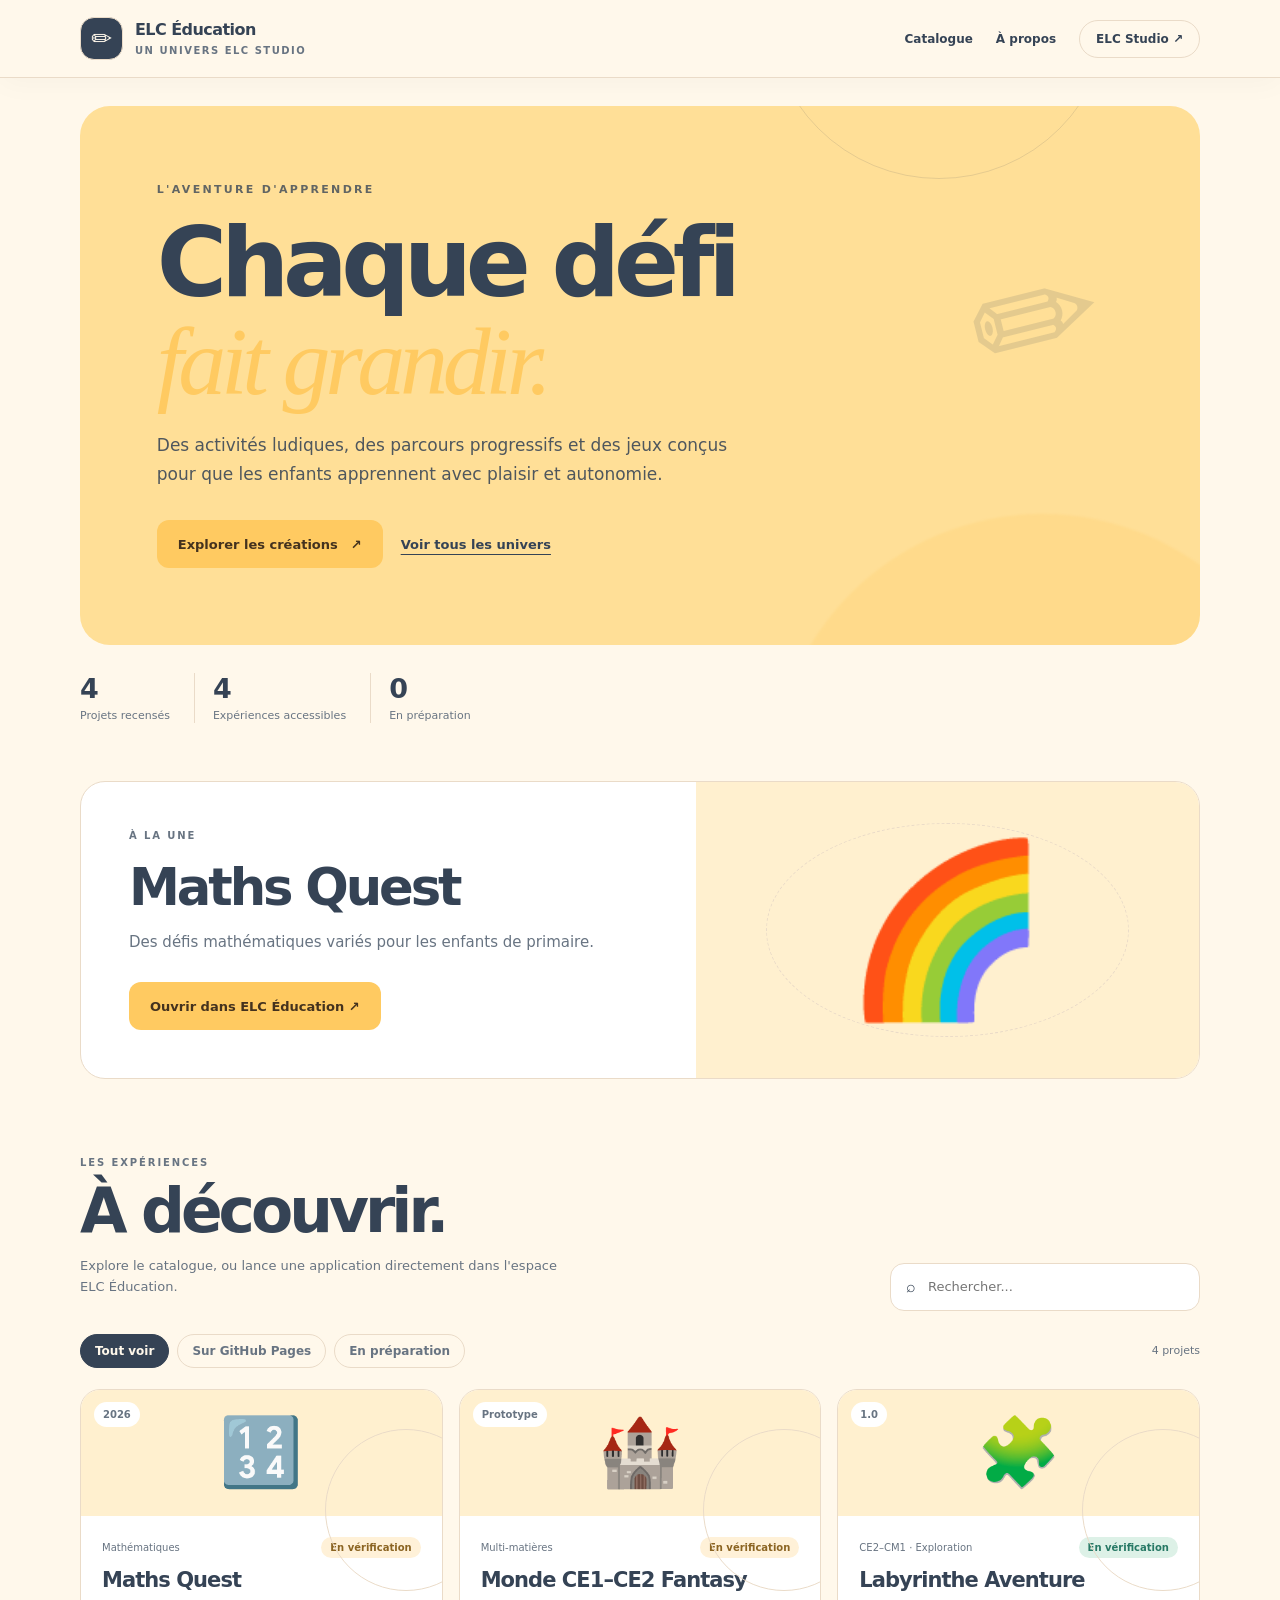
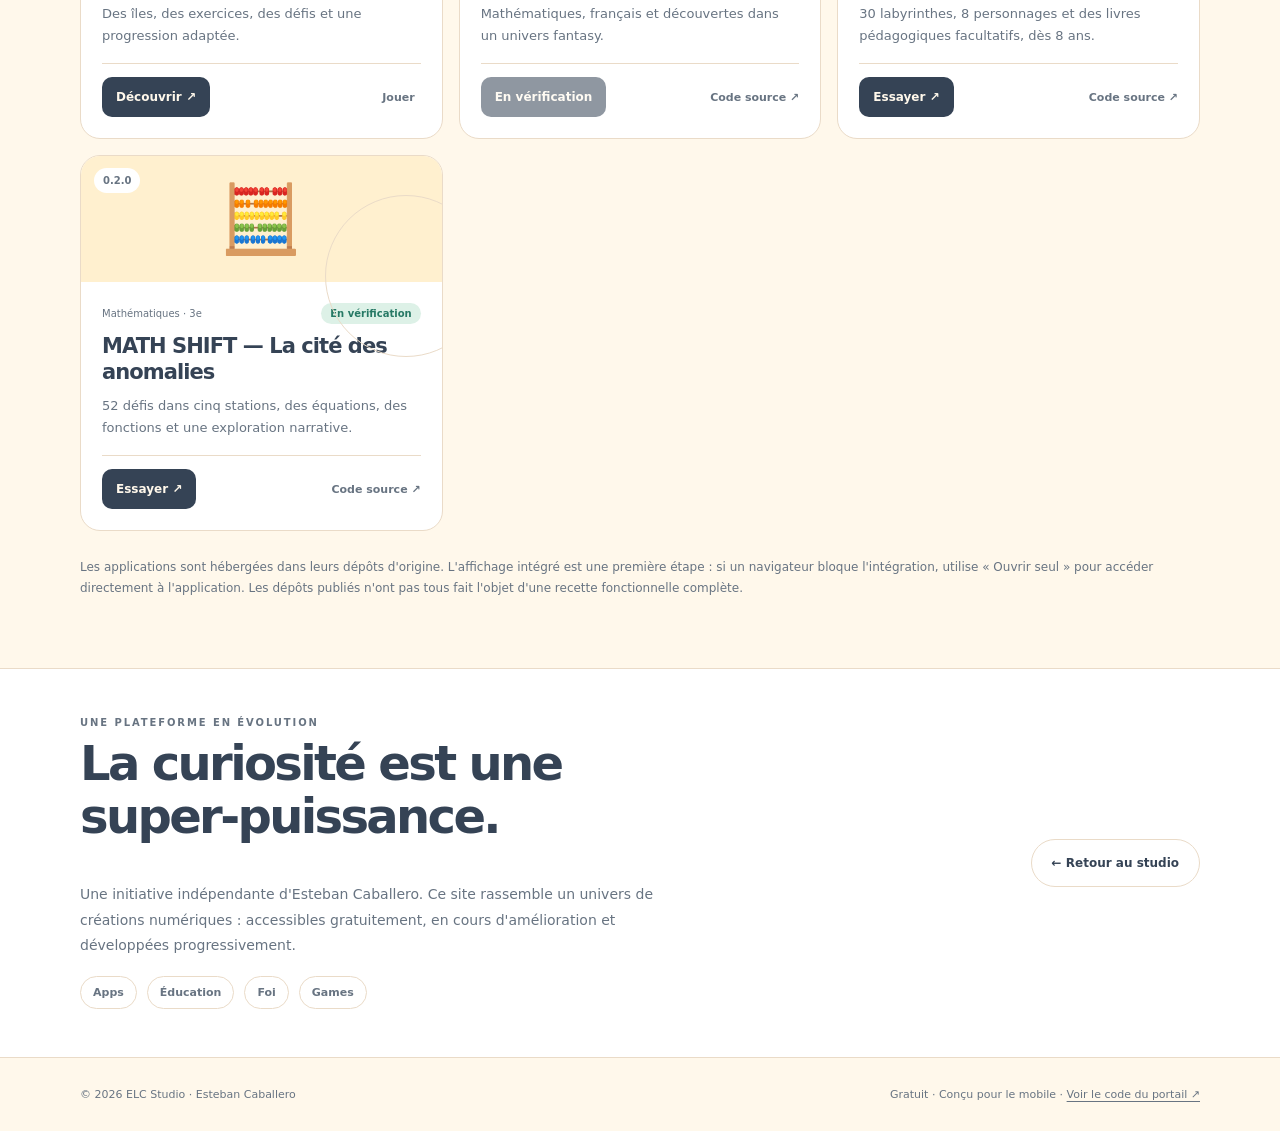
<file: index.html>
<!doctype html><html lang="fr"><head><meta charset="utf-8"><meta name="viewport" content="width=device-width,initial-scale=1,viewport-fit=cover"><meta name="theme-color" content="#FFF8EB"><meta name="description" content="ELC Éducation — Des activités ludiques, des parcours progressifs et des jeux conçus pour que les enfants apprennent avec plaisir et autonomie."><title>ELC Éducation | ELC Studio</title><link rel="icon" href="data:image/svg+xml,%3Csvg%20xmlns%3D%22http%3A%2F%2Fwww.w3.org%2F2000%2Fsvg%22%20viewBox%3D%220%200%2064%2064%22%3E%3Crect%20width%3D%2264%22%20height%3D%2264%22%20rx%3D%2218%22%20fill%3D%22%23FFDF97%22%2F%3E%3Ctext%20x%3D%2232%22%20y%3D%2244%22%20font-size%3D%2242%22%20text-anchor%3D%22middle%22%20fill%3D%22%23FFCA61%22%3E%E2%9C%8F%3C%2Ftext%3E%3C%2Fsvg%3E"><style>:root{--bg:#FFF8EB;--surface:#FFFFFF;--ink:#354355;--muted:#687482;--accent:#FFCA61;--accent-text:#44321E;--hero:#FFDF97;--hero-text:#354355;--outline:#EADBC8;--art:#FFF0CF}
*{box-sizing:border-box}html{scroll-behavior:smooth}body{margin:0;font-family:Inter,"Avenir Next","Segoe UI",system-ui,sans-serif;background:var(--bg);color:var(--ink);-webkit-font-smoothing:antialiased}a{color:inherit;text-decoration:none}button,input,select{font:inherit}button{cursor:pointer}button:focus-visible,a:focus-visible,input:focus-visible,select:focus-visible{outline:3px solid var(--accent);outline-offset:3px}h1,h2,h3,p{margin-top:0}body.player-open{overflow:hidden}.wrap{width:min(1120px,calc(100% - 42px));margin:auto}header{position:sticky;top:0;z-index:15;background:var(--bg);border-bottom:1px solid var(--outline);box-shadow:0 5px 30px #00000008}.top{min-height:77px;display:flex;align-items:center;justify-content:space-between;gap:18px}.identity{display:flex;gap:12px;align-items:center;white-space:nowrap}.monogram{background:var(--ink);color:var(--bg);width:43px;height:43px;border:1px solid var(--outline);border-radius:14px;display:grid;place-items:center;font-size:25px}.brand{font-size:16px;letter-spacing:-.035em;font-weight:860}.subbrand{font-size:10px;letter-spacing:.15em;font-weight:750;color:var(--muted)}.links{display:flex;align-items:center;gap:23px;font-size:12px;font-weight:750}.links a:hover{text-decoration:underline;text-underline-offset:5px}.all{padding:11px 16px;border-radius:28px;border:1px solid var(--outline)}.hero{margin:28px 0 0;border-radius:30px;background:var(--hero);color:var(--hero-text);padding:clamp(35px,6vw,78px);position:relative;overflow:hidden;isolation:isolate}.hero:before{content:"";position:absolute;border-radius:50%;width:min(58vw,540px);height:min(58vw,540px);right:-10%;bottom:-76%;background:var(--accent);opacity:.21;filter:blur(1px);z-index:-1}.hero:after{content:"";position:absolute;border:1px solid currentColor;border-radius:50%;width:340px;height:340px;right:8%;top:-50%;opacity:.13;z-index:-1}.hero .kicker{text-transform:uppercase;letter-spacing:.21em;font-size:11px;font-weight:850;opacity:.78}.hero h1{font-size:clamp(3.0rem,7.5vw,6.4rem);line-height:1.02;letter-spacing:-.066em;max-width:930px;margin:19px 0 20px}.hero h1 em{font-family:Georgia,serif;font-weight:400;color:var(--accent);letter-spacing:-.055em}.hero p{max-width:590px;font-size:clamp(14px,1.8vw,17px);line-height:1.75;opacity:.87}.hero-foot{display:flex;align-items:center;gap:18px;flex-wrap:wrap;margin-top:30px}.primary-btn{background:var(--accent);color:var(--accent-text);display:inline-flex;align-items:center;gap:13px;border-radius:12px;padding:15px 21px;font-size:13px;font-weight:850;border:0;min-height:48px}.primary-btn:hover{filter:brightness(.95)}.ghost-btn{font-size:13px;text-decoration:underline;text-underline-offset:5px;font-weight:750}.hero-orb{position:absolute;right:9%;top:23%;transform:rotate(-14deg);font-size:clamp(70px,12vw,185px);opacity:.13;pointer-events:none}.metrics{display:flex;flex-wrap:wrap;gap:24px;margin:28px 0 58px}.metric{border-left:1px solid var(--outline);padding-left:18px}.metric:first-child{border-left:0;padding-left:0}.metric strong{display:block;font-size:27px;font-weight:800;letter-spacing:-.05em}.metric span{font-size:11px;color:var(--muted)}.section{padding:38px 0 70px}.eyebrow{text-transform:uppercase;letter-spacing:.19em;font-size:10px;font-weight:850;color:var(--muted);margin-bottom:9px}.sectionhead{display:flex;align-items:end;justify-content:space-between;gap:20px;margin-bottom:23px}.section h2{font-size:clamp(2rem,4.8vw,3.9rem);letter-spacing:-.065em;margin:0 0 10px;line-height:1.1}.sectionhead p{color:var(--muted);font-size:13px;line-height:1.65;max-width:500px}.searchbar{border:1px solid var(--outline);background:var(--surface);border-radius:14px;display:flex;gap:10px;align-items:center;padding:0 15px;min-height:48px;max-width:310px;flex:1}.searchbar input{background:transparent;border:0;outline:0;min-width:0;width:100%;color:var(--ink);font-size:13px}.filters{display:flex;flex-wrap:wrap;gap:8px;margin:0 0 21px}.filter{border:1px solid var(--outline);color:var(--muted);background:transparent;font-weight:750;padding:9px 14px;border-radius:30px;font-size:12px}.filter[aria-pressed=true]{background:var(--ink);color:var(--bg);border-color:var(--ink)}.count{margin-left:auto;color:var(--muted);align-self:center;font-size:11px}.feature{display:grid;grid-template-columns:1.1fr .9fr;border:1px solid var(--outline);border-radius:25px;background:var(--surface);overflow:hidden;margin-bottom:40px}.featurecopy{padding:clamp(26px,4.5vw,48px);display:flex;flex-direction:column;justify-content:center}.featurecopy .eyebrow{color:var(--muted)}.feature h2{font-size:clamp(2.25rem,4vw,3.6rem);letter-spacing:-.06em;line-height:1.08;margin:10px 0 14px}.feature p{font-size:15px;line-height:1.8;color:var(--muted);margin-bottom:26px}.featureicon{background:var(--art);min-height:270px;display:grid;place-items:center;font-size:clamp(80px,13vw,175px);position:relative}.featureicon:after{content:"";position:absolute;inset:14%;border-radius:50%;border:1px dashed var(--outline);pointer-events:none}.catalogue{display:grid;grid-template-columns:repeat(3,minmax(0,1fr));gap:16px}.app{background:var(--surface);border:1px solid var(--outline);border-radius:20px;overflow:hidden;display:flex;flex-direction:column;min-width:0;transition:transform .18s}.app:hover{transform:translateY(-2px)}.appart{height:126px;background:var(--art);display:flex;align-items:center;justify-content:center;position:relative;font-size:67px}.appart:before{content:"";width:160px;height:160px;border:1px solid var(--outline);border-radius:50%;position:absolute;right:-45px;bottom:-75px}.appart .version{position:absolute;left:13px;top:12px;font-size:10px;background:var(--surface);color:var(--muted);border-radius:20px;padding:7px 9px;font-weight:800}.appinfo{padding:21px;display:flex;flex-direction:column;flex:1}.meta{display:flex;align-items:center;justify-content:space-between;gap:8px;font-size:10px;color:var(--muted);margin-bottom:10px}.status{color:#277965;background:#DDF1E7;padding:5px 9px;border-radius:20px;font-weight:800;white-space:nowrap}.status.dev{color:#8B6422;background:#FFF1D8}.app h3{font-size:21px;letter-spacing:-.045em;line-height:1.22;margin:0 0 10px}.app p{font-size:13px;line-height:1.65;color:var(--muted);flex:1;margin-bottom:17px}.actions{border-top:1px solid var(--outline);padding-top:13px;display:flex;gap:10px;align-items:center;justify-content:space-between}.play{border:0;border-radius:10px;background:var(--ink);color:var(--bg);font-size:12px;font-weight:800;padding:11px 14px;min-height:40px}.play:disabled{opacity:.55;cursor:not-allowed}.source-link{font-size:11px;font-weight:800;color:var(--muted)}.source-link:hover{text-decoration:underline}.empty{display:none;background:var(--surface);border:1px dashed var(--outline);border-radius:20px;padding:40px 20px;text-align:center;color:var(--muted)}.empty.show{display:block}.notice{margin:26px 0 0;color:var(--muted);font-size:12px;line-height:1.7}.next{background:var(--surface);border-top:1px solid var(--outline);border-bottom:1px solid var(--outline);padding:48px 0}.next .wrap{display:flex;justify-content:space-between;gap:30px;align-items:center}.next h2{font-size:clamp(1.75rem,4vw,3rem);letter-spacing:-.055em;line-height:1.1;max-width:620px}.next p{max-width:580px;color:var(--muted);font-size:14px;line-height:1.8}.next .pill{border:1px solid var(--outline);padding:16px 20px;border-radius:50px;font-weight:800;font-size:12px;white-space:nowrap}.foot{padding:30px 0;display:flex;align-items:center;justify-content:space-between;gap:15px;color:var(--muted);font-size:11px}.foot a{text-decoration:underline;text-underline-offset:3px}.player{display:none;position:fixed;z-index:60;inset:0;background:var(--bg);color:var(--ink);flex-direction:column}.player.open{display:flex}.playerhead{display:flex;gap:12px;align-items:center;justify-content:space-between;padding:11px max(14px,env(safe-area-inset-right));border-bottom:1px solid var(--outline);background:var(--surface);min-height:62px}.playerhead .left{display:flex;align-items:center;gap:10px;min-width:0}.playerhead strong{font-size:14px;text-overflow:ellipsis;white-space:nowrap;overflow:hidden;max-width:35vw}.playerhead small{display:block;color:var(--muted);font-size:10px}.playerbuttons{display:flex;gap:7px;flex-wrap:wrap}.sm-btn{border:1px solid var(--outline);background:var(--bg);color:var(--ink);border-radius:10px;padding:10px 12px;font-size:11px;font-weight:800}.player iframe{width:100%;height:100%;border:0;flex:1;background:#fff}.playernote{padding:8px 15px;padding-bottom:max(9px,env(safe-area-inset-bottom));font-size:11px;color:var(--muted);background:var(--surface);border-top:1px solid var(--outline);text-align:center}.playernote a{text-decoration:underline}.peers{display:flex;gap:10px;flex-wrap:wrap;margin-top:18px}.peers a{border:1px solid var(--outline);border-radius:22px;padding:9px 12px;font-size:11px;font-weight:800;color:var(--muted)}
@media(max-width:900px){.catalogue{grid-template-columns:repeat(2,minmax(0,1fr))}.hero-orb{right:2%;top:38%}.links{gap:11px}.feature{grid-template-columns:1fr .8fr}}
@media(max-width:650px){.wrap{width:calc(100% - 30px)}.top{min-height:66px}.links a:not(.all){display:none}.links .all{padding:9px 11px;font-size:11px}.identity{gap:9px}.brand{font-size:14px}.subbrand{font-size:8px}.monogram{width:37px;height:37px}.hero{border-radius:19px;padding:35px 23px;min-height:380px}.hero h1{font-size:clamp(2.75rem,12vw,5rem)}.hero-orb{top:53%;right:3%;font-size:118px}.hero p{font-size:14px}.hero-foot{margin-top:22px}.metrics{gap:14px;margin:21px 0 37px}.metric{padding-left:12px}.metric strong{font-size:24px}.section{padding:35px 0 56px}.sectionhead{display:block}.sectionhead p{margin-bottom:17px}.searchbar{max-width:none}.feature{grid-template-columns:1fr}.featurecopy{padding:26px}.featureicon{min-height:185px;font-size:100px;grid-row:1}.catalogue{grid-template-columns:1fr}.appart{height:112px}.appinfo{padding:18px}.next{padding:43px 0}.next .wrap{display:block}.next .pill{display:inline-block;margin-top:10px}.foot{display:block;line-height:2}.playerhead{align-items:flex-start}.playerhead strong{max-width:30vw}.sm-btn{padding:9px;font-size:10px}.playernote{font-size:10px}}
@media(prefers-reduced-motion:reduce){html{scroll-behavior:auto}*{transition:none!important}}
</style></head><body data-platform="elc-education"><header><div class="wrap top"><a class="identity" href="./" aria-label="Accueil ELC Éducation"><span class="monogram" aria-hidden="true">✏</span><span><span class="brand">ELC Éducation</span><br><span class="subbrand">UN UNIVERS ELC STUDIO</span></span></a><nav class="links" aria-label="Navigation principale"><a href="#catalogue">Catalogue</a><a href="#apropos">À propos</a><a class="all" href="https://estebancaballeroai.github.io/elcstudio/">ELC Studio ↗</a></nav></div></header><main><div class="wrap"><section class="hero"><div class="kicker">L&#39;AVENTURE D&#39;APPRENDRE</div><h1>Chaque défi<br><em>fait grandir.</em></h1><p>Des activités ludiques, des parcours progressifs et des jeux conçus pour que les enfants apprennent avec plaisir et autonomie.</p><div class="hero-foot"><a class="primary-btn" href="#catalogue">Explorer les créations <span aria-hidden="true">↗</span></a><a class="ghost-btn" href="https://estebancaballeroai.github.io/elcstudio/">Voir tous les univers</a></div><span class="hero-orb" aria-hidden="true">✏</span></section><div class="metrics"><div class="metric"><strong>4</strong><span>Projets recensés</span></div><div class="metric"><strong>4</strong><span>Expériences accessibles</span></div><div class="metric"><strong>0</strong><span>En préparation</span></div></div><section class="feature"><div class="featurecopy"><div class="eyebrow">À LA UNE</div><h2>Maths Quest</h2><p>Des défis mathématiques variés pour les enfants de primaire.</p><div><button class="primary-btn" type="button" id="featuredPlay">Ouvrir dans ELC Éducation ↗</button></div></div><div class="featureicon" aria-hidden="true">🌈</div></section></div>
<section class="section" id="catalogue"><div class="wrap"><div class="sectionhead"><div><div class="eyebrow">LES EXPÉRIENCES</div><h2>À découvrir.</h2><p>Explore le catalogue, ou lance une application directement dans l'espace ELC Éducation.</p></div><label class="searchbar"><span aria-hidden="true">⌕</span><input type="search" id="search" placeholder="Rechercher..." aria-label="Rechercher une application"></label></div><div class="filters" role="group" aria-label="Filtrer les projets"><button type="button" class="filter" data-filter="all" aria-pressed="true">Tout voir</button><button type="button" class="filter" data-filter="published" aria-pressed="false">Sur GitHub Pages</button><button type="button" class="filter" data-filter="dev" aria-pressed="false">En préparation</button><span class="count" id="count"></span></div><div class="catalogue" id="cards"></div><div class="empty" id="empty">Aucun résultat. Essaie un autre filtre ou un autre mot.</div><p class="notice">Les applications sont hébergées dans leurs dépôts d'origine. L'affichage intégré est une première étape : si un navigateur bloque l'intégration, utilise « Ouvrir seul » pour accéder directement à l'application. Les dépôts publiés n'ont pas tous fait l'objet d'une recette fonctionnelle complète.</p></div></section>
<section class="next" id="apropos"><div class="wrap"><div><div class="eyebrow">UNE PLATEFORME EN ÉVOLUTION</div><h2>La curiosité est une super-puissance.</h2><p>Une initiative indépendante d'Esteban Caballero. Ce site rassemble un univers de créations numériques : accessibles gratuitement, en cours d'amélioration et développées progressivement.</p><div class="peers"><a href="https://estebancaballeroai.github.io/elc-apps/">Apps</a><a href="https://estebancaballeroai.github.io/elc-education/">Éducation</a><a href="https://estebancaballeroai.github.io/elc-foi/">Foi</a><a href="https://estebancaballeroai.github.io/elc-games/">Games</a></div></div><a href="https://estebancaballeroai.github.io/elcstudio/" class="pill">← Retour au studio</a></div></section></main>
<footer class="wrap foot"><span>© 2026 ELC Studio · Esteban Caballero</span><span>Gratuit · Conçu pour le mobile · <a href="https://github.com/estebancaballeroai/elc-education" target="_blank" rel="noopener">Voir le code du portail ↗</a></span></footer>
<section class="player" id="player" role="dialog" aria-modal="true" aria-label="Application intégrée" aria-hidden="true"><div class="playerhead"><div class="left"><button class="sm-btn" type="button" id="back">← Retour</button><span><strong id="playerTitle">Application</strong><small>Dans ELC Éducation</small></span></div><div class="playerbuttons"><button class="sm-btn" type="button" id="fullscreen">Plein écran</button><a class="sm-btn" id="external" href="#" target="_blank" rel="noopener">Ouvrir seul ↗</a></div></div><iframe id="appframe" title="Application intégrée" allow="fullscreen" referrerpolicy="strict-origin-when-cross-origin"></iframe><div class="playernote">Problème d'affichage ? <a id="external2" target="_blank" rel="noopener" href="#">Ouvrir l'application dans un nouvel onglet</a>.</div></section>
<script>
(function(){
"use strict";
var data=[{"name":"Maths Quest","repo":"mathsquest","version":"2026","tag":"Mathématiques","icon":"🔢","desc":"Des îles, des exercices, des défis et une progression adaptée.","status":"verification"},{"name":"Monde CE1–CE2 Fantasy","repo":"e-ecole","status":"verification","version":"Prototype","tag":"Multi-matières","icon":"🏰","desc":"Mathématiques, français et découvertes dans un univers fantasy."},{"name":"Labyrinthe Aventure","repo":"labyrinthe-aventure","version":"1.0","tag":"CE2–CM1 · Exploration","icon":"🧩","desc":"30 labyrinthes, 8 personnages et des livres pédagogiques facultatifs, dès 8 ans.","status":"verification","playable":true},{"name":"MATH SHIFT — La cité des anomalies","repo":"elc-education","path":"math-shift","slug":"math-shift","version":"0.2.0","tag":"Mathématiques · 3e","icon":"🧮","desc":"52 défis dans cinq stations, des équations, des fonctions et une exploration narrative.","status":"verification","playable":true}];
var platform="elc-education";
var gh="https://github.com/estebancaballeroai/";
var pages="https://estebancaballeroai.github.io/";
var q=document.getElementById("search"),cards=document.getElementById("cards"),noResult=document.getElementById("empty"),count=document.getElementById("count");
var player=document.getElementById("player"),frame=document.getElementById("appframe"),openLink=document.getElementById("external"),openLink2=document.getElementById("external2"),title=document.getElementById("playerTitle");
var filter="all",current=null;
function esc(s){return String(s).replace(/[&<>"']/g,function(c){return {"&":"&amp;","<":"&lt;",">":"&gt;",'"':"&quot;","'":"&#39;"}[c]})}
function link(a){return pages+encodeURIComponent(a.repo)+"/"+(a.path?encodeURIComponent(a.path)+"/":"")}
function render(){
 var term=q.value.trim().toLocaleLowerCase("fr");
 var visible=data.filter(function(a){return (filter==="all"||(filter==="published"&&a.repo&&a.status!=="verification")||(filter==="dev"&&(!a.repo||a.status==="verification")))&&(!term||[a.name,a.desc,a.tag,a.version].join(" ").toLocaleLowerCase("fr").includes(term))});
 count.textContent=visible.length+" projet"+(visible.length>1?"s":"");
 noResult.classList.toggle("show",visible.length===0);
 cards.innerHTML=visible.map(function(a){
 var index=data.indexOf(a),published=!!a.repo,ready=published&&(a.status!=="verification"||a.playable===true);
 return '<article class="app"><div class="appart"><span class="version">'+esc(a.version)+'</span><span aria-hidden="true">'+esc(a.icon)+'</span></div><div class="appinfo"><div class="meta"><span>'+esc(a.tag)+'</span><span class="status '+(ready?"":"dev")+'">'+(a.status==="verification"?"En vérification":published?"Sur GitHub Pages":"En préparation")+'</span></div><h3>'+esc(a.name)+'</h3><p>'+esc(a.desc)+'</p><div class="actions">'+(published?(a.repo==="mathsquest"?'<a class="play" style="display:inline-flex;align-items:center;text-decoration:none" href="./mathsquest/">Découvrir ↗</a><button type="button" class="source-link" style="border:0;background:transparent;cursor:pointer" data-play="'+index+'">Jouer</button>':(ready?'<button type="button" class="play" data-play="'+index+'">'+(a.status==="verification"?"Essayer ↗":"Ouvrir ↗")+'</button>':'<button class="play" type="button" disabled>En vérification</button>')+'<a class="source-link" href="'+gh+encodeURIComponent(a.repo)+'" target="_blank" rel="noopener">Code source ↗</a>'):'<button type="button" class="play" disabled>À venir</button><span class="source-link">Prototype</span>')+'</div></div></article>'
 }).join("");
 cards.querySelectorAll("[data-play]").forEach(function(btn){btn.addEventListener("click",function(){show(data[Number(btn.dataset.play)],true)})});
}
function show(a,history){if(!a||!a.repo||(a.status==="verification"&&!a.playable))return;current=a;var target=link(a);title.textContent=a.name;openLink.href=target;openLink2.href=target;frame.src=target;player.classList.add("open");player.setAttribute("aria-hidden","false");document.body.classList.add("player-open");document.getElementById("back").focus();if(history){var u=new URL(location.href);u.searchParams.set("app",a.slug||a.repo);window.history.pushState({app:a.repo},"",u)}}
function hide(history){frame.removeAttribute("src");current=null;player.classList.remove("open");player.setAttribute("aria-hidden","true");document.body.classList.remove("player-open");if(history){var u=new URL(location.href);u.searchParams.delete("app");window.history.pushState({},"",u)}}
function sync(){var key=new URL(location.href).searchParams.get("app");var a=data.find(function(x){return (x.slug||x.repo)===key&&(x.status!=="verification"||x.playable)});if(a){if(!current||current.repo!==a.repo)show(a,false)}else if(current)hide(false)}
document.querySelectorAll("[data-filter]").forEach(function(b){b.addEventListener("click",function(){filter=b.dataset.filter;document.querySelectorAll("[data-filter]").forEach(function(x){x.setAttribute("aria-pressed",String(x===b))});render()})});
q.addEventListener("input",render);
document.getElementById("featuredPlay").addEventListener("click",function(){var a=data.find(function(x){return x.name==="Maths Quest"});show(a,true)});
document.getElementById("back").addEventListener("click",function(){hide(true)});
document.getElementById("fullscreen").addEventListener("click",function(){var el=player;if(el.requestFullscreen){el.requestFullscreen().catch(function(){})}});
document.addEventListener("keydown",function(e){if(e.key==="Escape"&&current)hide(true)});
window.addEventListener("popstate",sync);
render();sync();
})();
</script></body></html>
</file>
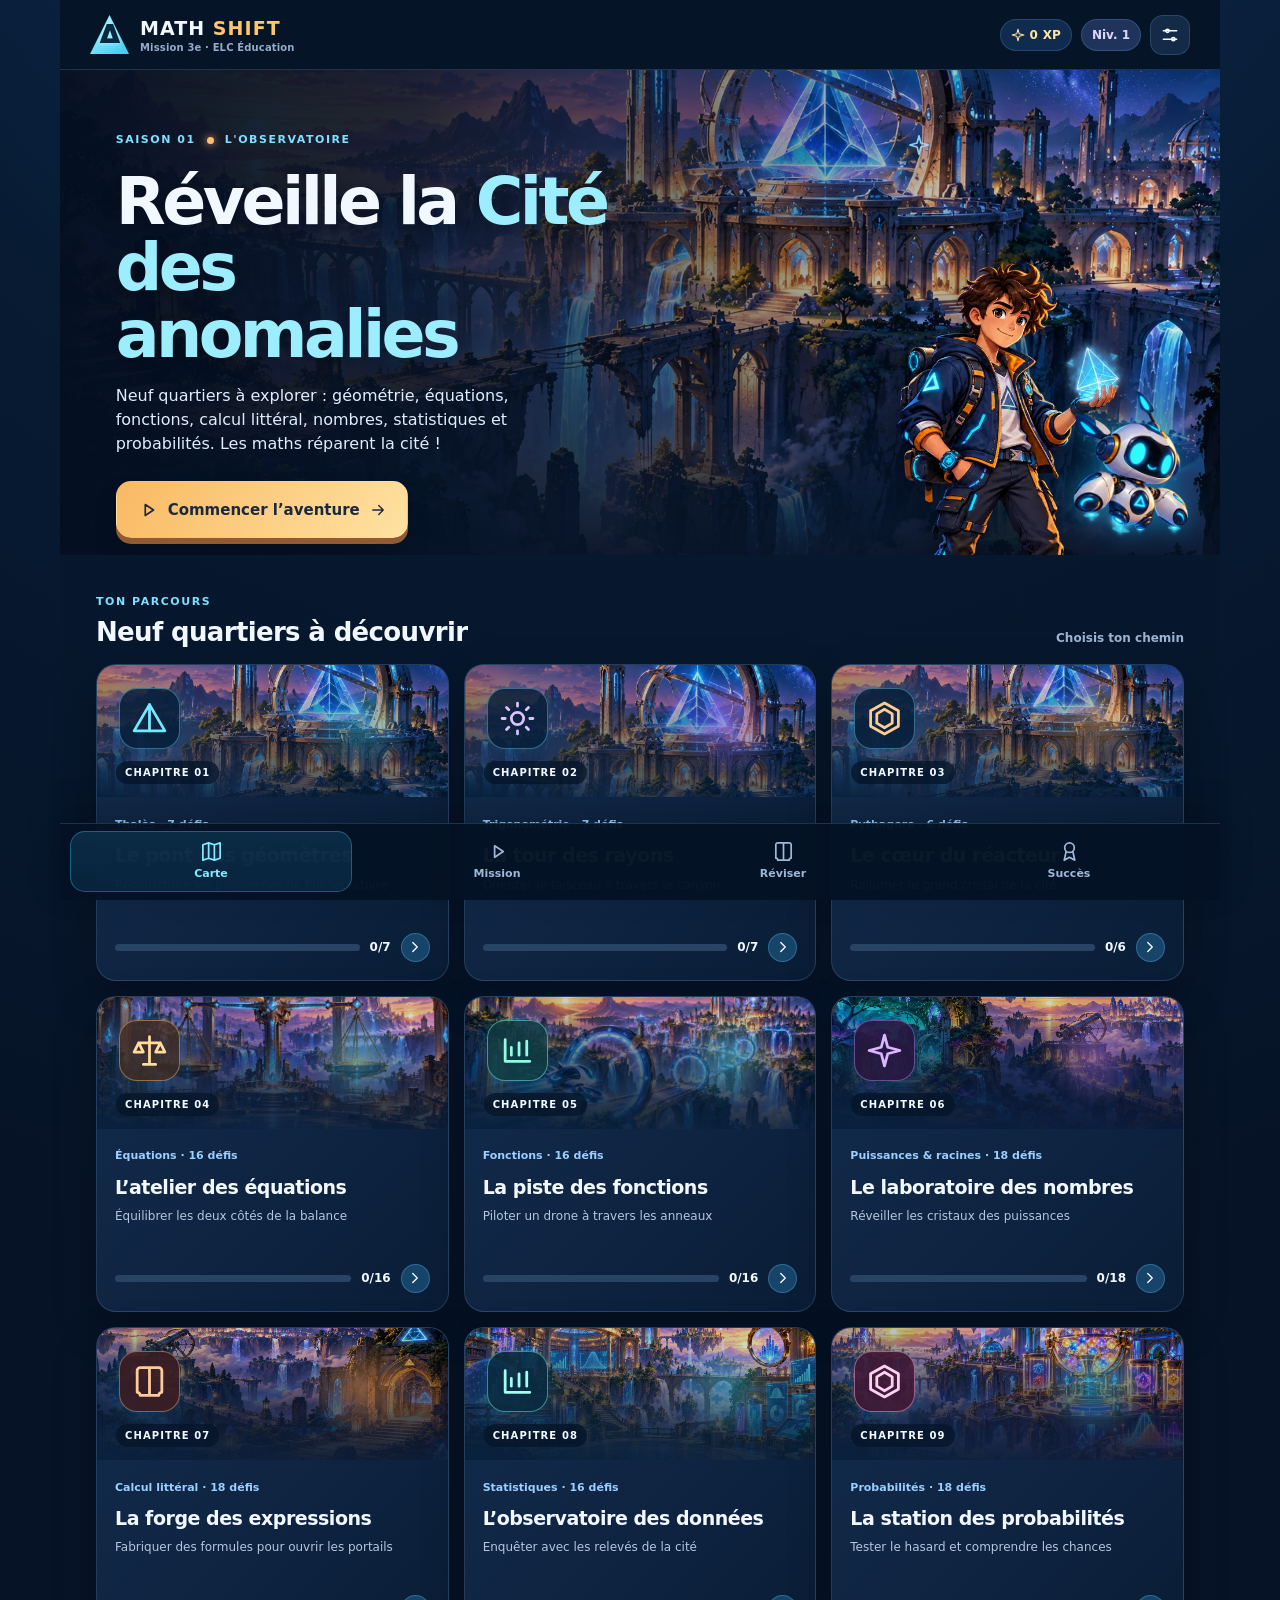
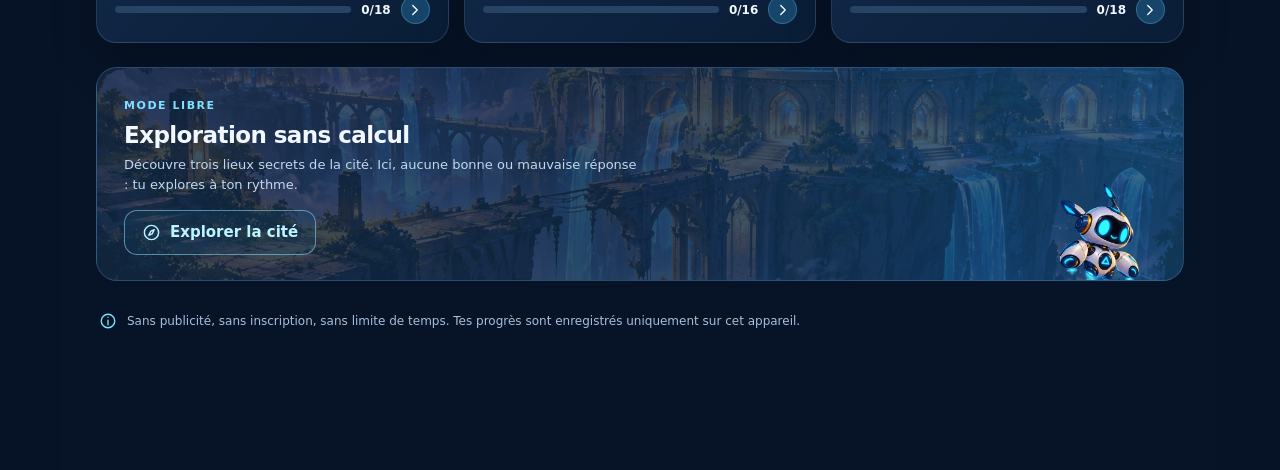
<file: math-shift/index.html>
<!doctype html>
<html lang="fr">
<head>
  <meta charset="utf-8" />
  <meta name="viewport" content="width=device-width, initial-scale=1, viewport-fit=cover" />
  <meta name="theme-color" content="#08152c" />
  <meta name="description" content="MATH SHIFT, un jeu éducatif gratuit de mathématiques niveau 3e. Résous des énigmes de géométrie, équations, fonctions, puissances, racines, calcul littéral, statistiques et probabilités dans une aventure futuriste." />
  <meta name="color-scheme" content="dark" />
  <meta name="application-name" content="MATH SHIFT" />
  <link rel="icon" type="image/png" href="assets/icon-192.png" />
  <link rel="apple-touch-icon" href="assets/icon-192.png" />
  <link rel="manifest" href="manifest.webmanifest" />
  <link rel="preload" as="image" href="assets/observatoire.webp" />
  <link rel="preload" as="image" href="assets/nox.webp" />
  <link rel="stylesheet" href="styles.css" />
  <link rel="stylesheet" href="v03.css" />
  <link rel="stylesheet" href="v04.css" />
  <title>MATH SHIFT — La cité des anomalies | ELC Éducation</title>
</head>
<body>
  <div class="app-shell" id="app"><div class="boot">Chargement de MATH SHIFT…</div></div>
  <script src="content.js" defer></script>
  <script src="engine.js" defer></script>
  <script src="app.js" defer></script>
</body>
</html>
</file>
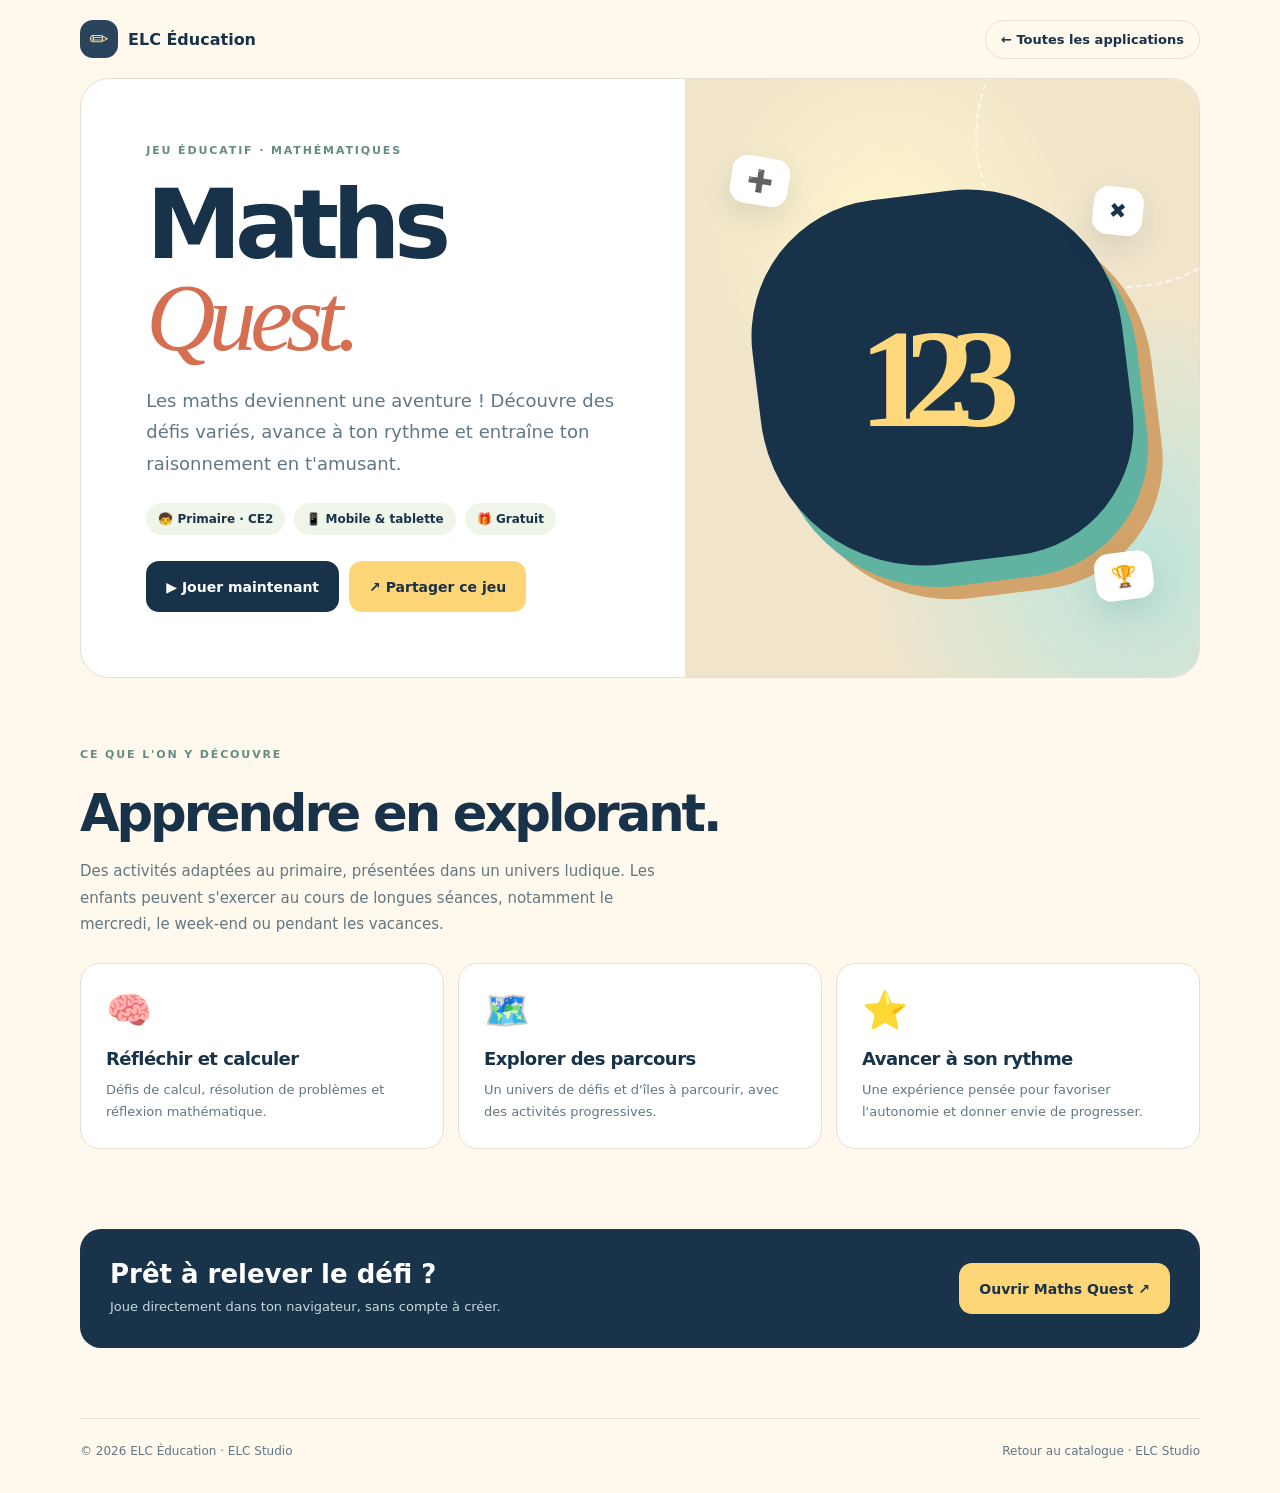
<file: mathsquest/index.html>
<!doctype html>
<html lang="fr"><head><meta charset="utf-8"><meta name="viewport" content="width=device-width,initial-scale=1,viewport-fit=cover"><meta name="theme-color" content="#fff5df"><title>Maths Quest — Jouer et apprendre | ELC Éducation</title><meta name="description" content="Découvre Maths Quest, un jeu éducatif gratuit de mathématiques pour les enfants : exercices, défis et aventures. Joue sur mobile ou tablette."><meta property="og:type" content="website"><meta property="og:site_name" content="ELC Éducation"><meta property="og:title" content="Maths Quest — Apprendre les maths en s'amusant"><meta property="og:description" content="Des défis de mathématiques pour progresser en s'amusant. Un jeu gratuit à découvrir sur téléphone et tablette."><meta property="og:url" content="https://estebancaballeroai.github.io/elc-education/mathsquest/"><meta name="twitter:card" content="summary"><link rel="canonical" href="https://estebancaballeroai.github.io/elc-education/mathsquest/"><style>
:root{font-family:Inter,'Avenir Next','Segoe UI',system-ui,sans-serif;--ink:#183249;--muted:#627782;--cream:#fff8ec;--yellow:#ffd677;--mint:#d9f0e7;--red:#e87864;--border:#e6dfd1}*{box-sizing:border-box}body{margin:0;background:var(--cream);color:var(--ink);-webkit-font-smoothing:antialiased}a{color:inherit;text-decoration:none}button{font:inherit;cursor:pointer}a:focus-visible,button:focus-visible{outline:3px solid #4c86be;outline-offset:4px}.wrap{width:min(1120px,calc(100% - 34px));margin:auto}.top{display:flex;align-items:center;justify-content:space-between;min-height:78px;gap:12px}.brand{display:flex;align-items:center;gap:10px;font-weight:800}.mark{width:38px;height:38px;border-radius:13px;background:#29445b;color:#ffe39c;display:grid;place-items:center;font-size:23px}.nav{font-size:13px;font-weight:700;border:1px solid var(--border);padding:11px 15px;border-radius:25px}.hero{background:#fff;border:1px solid var(--border);border-radius:29px;overflow:hidden;display:grid;grid-template-columns:1.08fr .92fr;min-height:505px}.copy{padding:clamp(27px,5.1vw,68px);display:flex;flex-direction:column;justify-content:center}.eyebrow{font-size:11px;text-transform:uppercase;letter-spacing:.17em;font-weight:900;color:#638c82;margin-bottom:22px}.copy h1{font-size:clamp(3.8rem,7.5vw,6.9rem);line-height:.96;letter-spacing:-.07em;margin:0 0 20px}.copy h1 em{font-family:Georgia,serif;font-weight:400;color:#d66e52}.lead{font-size:clamp(15px,1.8vw,18px);line-height:1.75;color:var(--muted);max-width:530px;margin:0 0 24px}.tags{display:flex;gap:9px;flex-wrap:wrap;margin-bottom:26px}.tag{background:#f0f5e9;border-radius:24px;padding:9px 12px;font-size:12px;font-weight:750}.actions{display:flex;gap:10px;flex-wrap:wrap}.btn{border:0;border-radius:13px;padding:16px 20px;min-height:51px;display:inline-flex;align-items:center;justify-content:center;gap:10px;font-weight:850;font-size:14px}.btn.primary{background:var(--ink);color:#fff}.btn.share{background:var(--yellow);color:var(--ink)}.art{background:radial-gradient(circle at 40% 25%,#fff5cb,transparent 38%),radial-gradient(circle at 88% 82%,#bee5dc,transparent 40%),#f0e5cb;position:relative;display:grid;place-items:center;padding:32px;overflow:hidden}.art:before{content:"";width:300px;height:300px;border:2px dashed #ffffffa3;border-radius:50%;position:absolute;right:-80px;top:-95px}.island{position:relative;width:min(370px,100%);aspect-ratio:1;display:grid;place-items:center;border-radius:37% 42% 35% 44%;background:#173249;transform:rotate(-7deg);box-shadow:12px 23px 0 #5fb3a0,25px 37px 0 #d2a36a}.island .numbers{transform:rotate(7deg);font-size:clamp(72px,11vw,145px);font-family:Georgia,serif;font-weight:bold;color:#ffd87b;letter-spacing:-.18em;padding-right:.22em}.float{position:absolute;z-index:2;background:#fff;border-radius:15px;padding:12px 16px;box-shadow:0 12px 30px #2b4e4a22;font-size:21px;font-weight:900}.float.one{top:13%;left:9%;transform:rotate(9deg)}.float.two{bottom:13%;right:9%;transform:rotate(-7deg)}.float.three{top:18%;right:11%;transform:rotate(6deg)}.section{padding:70px 0 30px}.section h2{font-size:clamp(2rem,4vw,3.2rem);letter-spacing:-.06em;margin:0 0 14px}.section p.intro{color:var(--muted);font-size:15px;line-height:1.75;max-width:600px}.grid{display:grid;grid-template-columns:repeat(3,1fr);gap:14px;margin-top:26px}.tile{border:1px solid var(--border);background:white;border-radius:19px;padding:25px}.tile .icon{font-size:37px;margin-bottom:16px}.tile h3{font-size:18px;letter-spacing:-.03em;margin:0 0 10px}.tile p{color:var(--muted);font-size:13px;line-height:1.7;margin:0}.footrow{margin:50px 0 70px;background:#19344a;color:white;border-radius:21px;padding:30px;display:flex;align-items:center;justify-content:space-between;gap:20px}.footrow h2{font-size:26px;margin:0 0 8px}.footrow p{margin:0;color:#c5d9de;line-height:1.6;font-size:13px}.footrow .btn{background:#ffd677;color:#173249;flex-shrink:0}.foot{display:flex;justify-content:space-between;gap:15px;flex-wrap:wrap;font-size:12px;color:var(--muted);padding:25px 0 35px;border-top:1px solid var(--border)}#feedback{position:fixed;left:50%;bottom:25px;transform:translateX(-50%);background:#173249;color:#fff;padding:12px 20px;border-radius:30px;box-shadow:0 8px 25px #1732493b;display:none;font-size:13px;z-index:20}#feedback.show{display:block}@media(max-width:740px){.top{min-height:68px}.hero{grid-template-columns:1fr;min-height:0}.copy{padding:35px 25px 25px}.copy h1{font-size:clamp(3.6rem,17vw,6rem)}.art{min-height:280px;grid-row:1}.island{width:220px}.island .numbers{font-size:83px}.float.one{top:12%;left:12%}.float.two{bottom:10%;right:14%}.float.three{top:14%;right:14%}.section{padding-top:49px}.grid{grid-template-columns:1fr}.footrow{flex-direction:column;align-items:flex-start;margin-top:35px}.tile{padding:22px}}@media(prefers-reduced-motion:reduce){*{scroll-behavior:auto!important}}
</style></head><body><header class="wrap top"><a class="brand" href="../"><span class="mark">✏</span><span>ELC Éducation</span></a><a class="nav" href="../">← Toutes les applications</a></header><main class="wrap"><section class="hero"><div class="copy"><div class="eyebrow">JEU ÉDUCATIF · MATHÉMATIQUES</div><h1>Maths<br><em>Quest.</em></h1><p class="lead">Les maths deviennent une aventure ! Découvre des défis variés, avance à ton rythme et entraîne ton raisonnement en t'amusant.</p><div class="tags"><span class="tag">🧒 Primaire · CE2</span><span class="tag">📱 Mobile & tablette</span><span class="tag">🎁 Gratuit</span></div><div class="actions"><a class="btn primary" href="https://estebancaballeroai.github.io/mathsquest/" target="_blank" rel="noopener">▶ Jouer maintenant</a><button class="btn share" id="share" type="button">↗ Partager ce jeu</button></div></div><div class="art" role="img" aria-label="Illustration originale de Maths Quest avec les nombres 1, 2, 3 et des symboles mathématiques"><span class="float one">➕</span><div class="island"><span class="numbers">123</span></div><span class="float two">🏆</span><span class="float three">✖️</span></div></section>
<section class="section"><div class="eyebrow">CE QUE L'ON Y DÉCOUVRE</div><h2>Apprendre en explorant.</h2><p class="intro">Des activités adaptées au primaire, présentées dans un univers ludique. Les enfants peuvent s'exercer au cours de longues séances, notamment le mercredi, le week-end ou pendant les vacances.</p><div class="grid"><article class="tile"><div class="icon">🧠</div><h3>Réfléchir et calculer</h3><p>Défis de calcul, résolution de problèmes et réflexion mathématique.</p></article><article class="tile"><div class="icon">🗺️</div><h3>Explorer des parcours</h3><p>Un univers de défis et d'îles à parcourir, avec des activités progressives.</p></article><article class="tile"><div class="icon">⭐</div><h3>Avancer à son rythme</h3><p>Une expérience pensée pour favoriser l'autonomie et donner envie de progresser.</p></article></div></section><section class="footrow"><div><h2>Prêt à relever le défi ?</h2><p>Joue directement dans ton navigateur, sans compte à créer.</p></div><a class="btn" href="https://estebancaballeroai.github.io/mathsquest/" target="_blank" rel="noopener">Ouvrir Maths Quest ↗</a></section></main><footer class="wrap foot"><span>© 2026 ELC Éducation · ELC Studio</span><span><a href="../">Retour au catalogue</a> · <a href="https://estebancaballeroai.github.io/elcstudio/">ELC Studio</a></span></footer><div id="feedback" role="status" aria-live="polite">Lien copié !</div><script>
(function(){var b=document.getElementById('share'),toast=document.getElementById('feedback');function notice(t){toast.textContent=t;toast.classList.add('show');setTimeout(function(){toast.classList.remove('show')},2600)}function fallback(url){var t=document.createElement('textarea');t.value=url;t.setAttribute('readonly','');t.style.position='fixed';t.style.opacity='0';document.body.appendChild(t);t.select();var ok=false;try{ok=document.execCommand('copy')}catch(e){}document.body.removeChild(t);if(ok)notice('Lien copié !');else prompt('Copie cette adresse pour partager :',url)}b.addEventListener('click',function(){var url='https://estebancaballeroai.github.io/elc-education/mathsquest/';if(navigator.share){navigator.share({title:'Maths Quest — ELC Éducation',text:'Découvre ce jeu de maths gratuit !',url:url}).catch(function(e){if(e.name!=='AbortError')fallback(url)})}else if(navigator.clipboard&&navigator.clipboard.writeText){navigator.clipboard.writeText(url).then(function(){notice('Lien copié !')}).catch(function(){fallback(url)})}else fallback(url)})})();
</script></body></html>
</file>
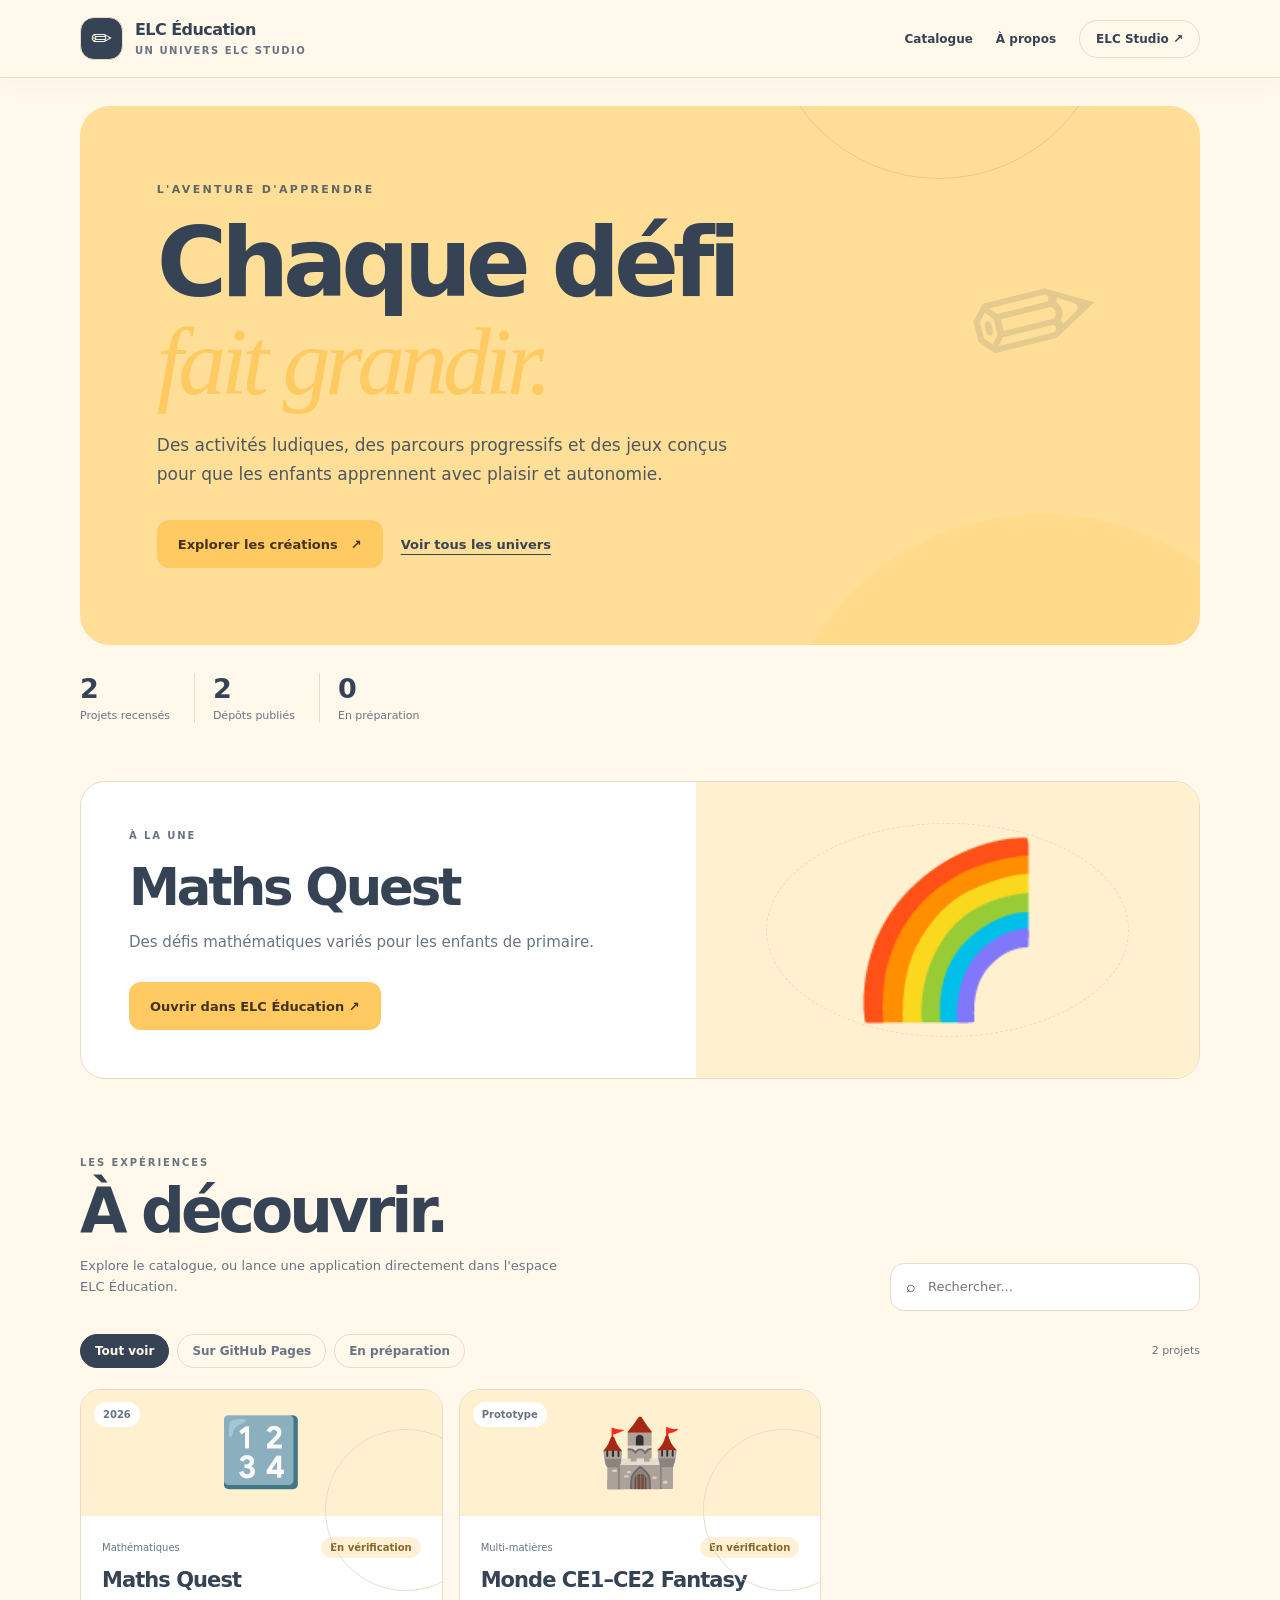
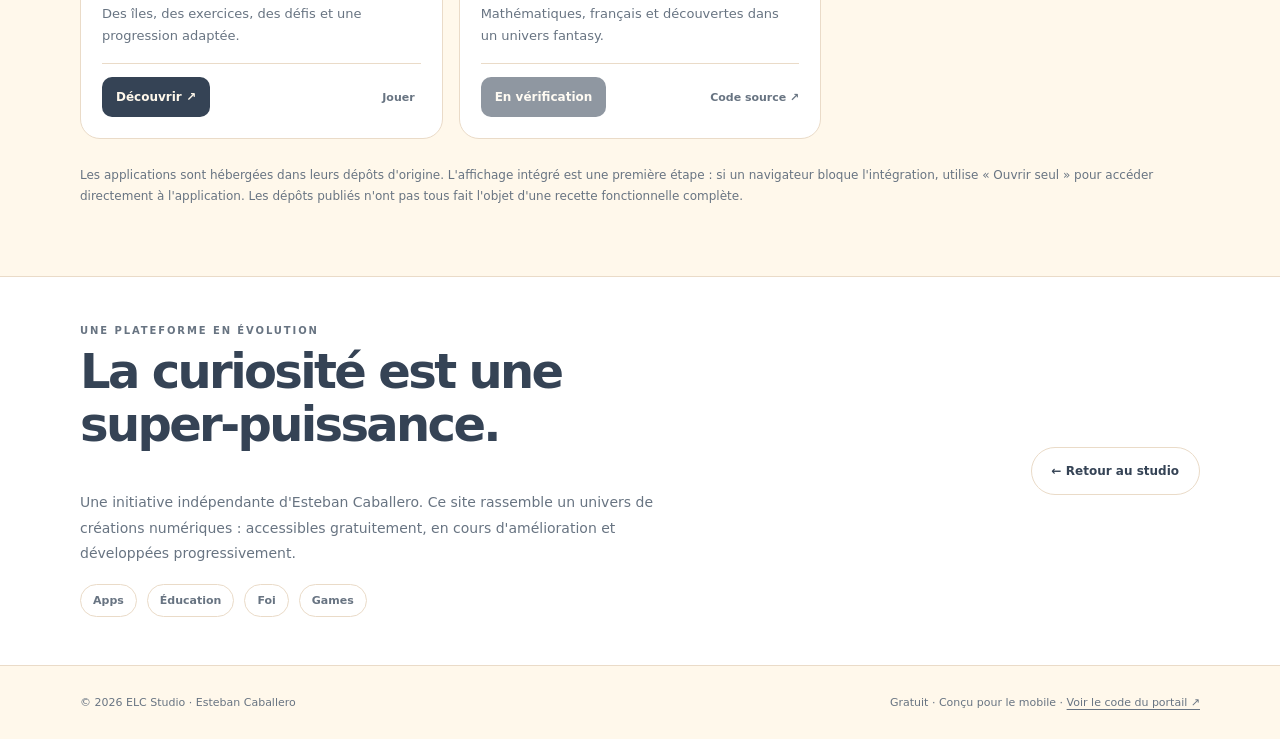
<file: backups/index-before-2026-10-28-new-education-apps.html>
<!doctype html><html lang="fr"><head><meta charset="utf-8"><meta name="viewport" content="width=device-width,initial-scale=1,viewport-fit=cover"><meta name="theme-color" content="#FFF8EB"><meta name="description" content="ELC Éducation — Des activités ludiques, des parcours progressifs et des jeux conçus pour que les enfants apprennent avec plaisir et autonomie."><title>ELC Éducation | ELC Studio</title><link rel="icon" href="data:image/svg+xml,%3Csvg%20xmlns%3D%22http%3A%2F%2Fwww.w3.org%2F2000%2Fsvg%22%20viewBox%3D%220%200%2064%2064%22%3E%3Crect%20width%3D%2264%22%20height%3D%2264%22%20rx%3D%2218%22%20fill%3D%22%23FFDF97%22%2F%3E%3Ctext%20x%3D%2232%22%20y%3D%2244%22%20font-size%3D%2242%22%20text-anchor%3D%22middle%22%20fill%3D%22%23FFCA61%22%3E%E2%9C%8F%3C%2Ftext%3E%3C%2Fsvg%3E"><style>:root{--bg:#FFF8EB;--surface:#FFFFFF;--ink:#354355;--muted:#687482;--accent:#FFCA61;--accent-text:#44321E;--hero:#FFDF97;--hero-text:#354355;--outline:#EADBC8;--art:#FFF0CF}
*{box-sizing:border-box}html{scroll-behavior:smooth}body{margin:0;font-family:Inter,"Avenir Next","Segoe UI",system-ui,sans-serif;background:var(--bg);color:var(--ink);-webkit-font-smoothing:antialiased}a{color:inherit;text-decoration:none}button,input,select{font:inherit}button{cursor:pointer}button:focus-visible,a:focus-visible,input:focus-visible,select:focus-visible{outline:3px solid var(--accent);outline-offset:3px}h1,h2,h3,p{margin-top:0}body.player-open{overflow:hidden}.wrap{width:min(1120px,calc(100% - 42px));margin:auto}header{position:sticky;top:0;z-index:15;background:var(--bg);border-bottom:1px solid var(--outline);box-shadow:0 5px 30px #00000008}.top{min-height:77px;display:flex;align-items:center;justify-content:space-between;gap:18px}.identity{display:flex;gap:12px;align-items:center;white-space:nowrap}.monogram{background:var(--ink);color:var(--bg);width:43px;height:43px;border:1px solid var(--outline);border-radius:14px;display:grid;place-items:center;font-size:25px}.brand{font-size:16px;letter-spacing:-.035em;font-weight:860}.subbrand{font-size:10px;letter-spacing:.15em;font-weight:750;color:var(--muted)}.links{display:flex;align-items:center;gap:23px;font-size:12px;font-weight:750}.links a:hover{text-decoration:underline;text-underline-offset:5px}.all{padding:11px 16px;border-radius:28px;border:1px solid var(--outline)}.hero{margin:28px 0 0;border-radius:30px;background:var(--hero);color:var(--hero-text);padding:clamp(35px,6vw,78px);position:relative;overflow:hidden;isolation:isolate}.hero:before{content:"";position:absolute;border-radius:50%;width:min(58vw,540px);height:min(58vw,540px);right:-10%;bottom:-76%;background:var(--accent);opacity:.21;filter:blur(1px);z-index:-1}.hero:after{content:"";position:absolute;border:1px solid currentColor;border-radius:50%;width:340px;height:340px;right:8%;top:-50%;opacity:.13;z-index:-1}.hero .kicker{text-transform:uppercase;letter-spacing:.21em;font-size:11px;font-weight:850;opacity:.78}.hero h1{font-size:clamp(3.0rem,7.5vw,6.4rem);line-height:1.02;letter-spacing:-.066em;max-width:930px;margin:19px 0 20px}.hero h1 em{font-family:Georgia,serif;font-weight:400;color:var(--accent);letter-spacing:-.055em}.hero p{max-width:590px;font-size:clamp(14px,1.8vw,17px);line-height:1.75;opacity:.87}.hero-foot{display:flex;align-items:center;gap:18px;flex-wrap:wrap;margin-top:30px}.primary-btn{background:var(--accent);color:var(--accent-text);display:inline-flex;align-items:center;gap:13px;border-radius:12px;padding:15px 21px;font-size:13px;font-weight:850;border:0;min-height:48px}.primary-btn:hover{filter:brightness(.95)}.ghost-btn{font-size:13px;text-decoration:underline;text-underline-offset:5px;font-weight:750}.hero-orb{position:absolute;right:9%;top:23%;transform:rotate(-14deg);font-size:clamp(70px,12vw,185px);opacity:.13;pointer-events:none}.metrics{display:flex;flex-wrap:wrap;gap:24px;margin:28px 0 58px}.metric{border-left:1px solid var(--outline);padding-left:18px}.metric:first-child{border-left:0;padding-left:0}.metric strong{display:block;font-size:27px;font-weight:800;letter-spacing:-.05em}.metric span{font-size:11px;color:var(--muted)}.section{padding:38px 0 70px}.eyebrow{text-transform:uppercase;letter-spacing:.19em;font-size:10px;font-weight:850;color:var(--muted);margin-bottom:9px}.sectionhead{display:flex;align-items:end;justify-content:space-between;gap:20px;margin-bottom:23px}.section h2{font-size:clamp(2rem,4.8vw,3.9rem);letter-spacing:-.065em;margin:0 0 10px;line-height:1.1}.sectionhead p{color:var(--muted);font-size:13px;line-height:1.65;max-width:500px}.searchbar{border:1px solid var(--outline);background:var(--surface);border-radius:14px;display:flex;gap:10px;align-items:center;padding:0 15px;min-height:48px;max-width:310px;flex:1}.searchbar input{background:transparent;border:0;outline:0;min-width:0;width:100%;color:var(--ink);font-size:13px}.filters{display:flex;flex-wrap:wrap;gap:8px;margin:0 0 21px}.filter{border:1px solid var(--outline);color:var(--muted);background:transparent;font-weight:750;padding:9px 14px;border-radius:30px;font-size:12px}.filter[aria-pressed=true]{background:var(--ink);color:var(--bg);border-color:var(--ink)}.count{margin-left:auto;color:var(--muted);align-self:center;font-size:11px}.feature{display:grid;grid-template-columns:1.1fr .9fr;border:1px solid var(--outline);border-radius:25px;background:var(--surface);overflow:hidden;margin-bottom:40px}.featurecopy{padding:clamp(26px,4.5vw,48px);display:flex;flex-direction:column;justify-content:center}.featurecopy .eyebrow{color:var(--muted)}.feature h2{font-size:clamp(2.25rem,4vw,3.6rem);letter-spacing:-.06em;line-height:1.08;margin:10px 0 14px}.feature p{font-size:15px;line-height:1.8;color:var(--muted);margin-bottom:26px}.featureicon{background:var(--art);min-height:270px;display:grid;place-items:center;font-size:clamp(80px,13vw,175px);position:relative}.featureicon:after{content:"";position:absolute;inset:14%;border-radius:50%;border:1px dashed var(--outline);pointer-events:none}.catalogue{display:grid;grid-template-columns:repeat(3,minmax(0,1fr));gap:16px}.app{background:var(--surface);border:1px solid var(--outline);border-radius:20px;overflow:hidden;display:flex;flex-direction:column;min-width:0;transition:transform .18s}.app:hover{transform:translateY(-2px)}.appart{height:126px;background:var(--art);display:flex;align-items:center;justify-content:center;position:relative;font-size:67px}.appart:before{content:"";width:160px;height:160px;border:1px solid var(--outline);border-radius:50%;position:absolute;right:-45px;bottom:-75px}.appart .version{position:absolute;left:13px;top:12px;font-size:10px;background:var(--surface);color:var(--muted);border-radius:20px;padding:7px 9px;font-weight:800}.appinfo{padding:21px;display:flex;flex-direction:column;flex:1}.meta{display:flex;align-items:center;justify-content:space-between;gap:8px;font-size:10px;color:var(--muted);margin-bottom:10px}.status{color:#277965;background:#DDF1E7;padding:5px 9px;border-radius:20px;font-weight:800;white-space:nowrap}.status.dev{color:#8B6422;background:#FFF1D8}.app h3{font-size:21px;letter-spacing:-.045em;line-height:1.22;margin:0 0 10px}.app p{font-size:13px;line-height:1.65;color:var(--muted);flex:1;margin-bottom:17px}.actions{border-top:1px solid var(--outline);padding-top:13px;display:flex;gap:10px;align-items:center;justify-content:space-between}.play{border:0;border-radius:10px;background:var(--ink);color:var(--bg);font-size:12px;font-weight:800;padding:11px 14px;min-height:40px}.play:disabled{opacity:.55;cursor:not-allowed}.source-link{font-size:11px;font-weight:800;color:var(--muted)}.source-link:hover{text-decoration:underline}.empty{display:none;background:var(--surface);border:1px dashed var(--outline);border-radius:20px;padding:40px 20px;text-align:center;color:var(--muted)}.empty.show{display:block}.notice{margin:26px 0 0;color:var(--muted);font-size:12px;line-height:1.7}.next{background:var(--surface);border-top:1px solid var(--outline);border-bottom:1px solid var(--outline);padding:48px 0}.next .wrap{display:flex;justify-content:space-between;gap:30px;align-items:center}.next h2{font-size:clamp(1.75rem,4vw,3rem);letter-spacing:-.055em;line-height:1.1;max-width:620px}.next p{max-width:580px;color:var(--muted);font-size:14px;line-height:1.8}.next .pill{border:1px solid var(--outline);padding:16px 20px;border-radius:50px;font-weight:800;font-size:12px;white-space:nowrap}.foot{padding:30px 0;display:flex;align-items:center;justify-content:space-between;gap:15px;color:var(--muted);font-size:11px}.foot a{text-decoration:underline;text-underline-offset:3px}.player{display:none;position:fixed;z-index:60;inset:0;background:var(--bg);color:var(--ink);flex-direction:column}.player.open{display:flex}.playerhead{display:flex;gap:12px;align-items:center;justify-content:space-between;padding:11px max(14px,env(safe-area-inset-right));border-bottom:1px solid var(--outline);background:var(--surface);min-height:62px}.playerhead .left{display:flex;align-items:center;gap:10px;min-width:0}.playerhead strong{font-size:14px;text-overflow:ellipsis;white-space:nowrap;overflow:hidden;max-width:35vw}.playerhead small{display:block;color:var(--muted);font-size:10px}.playerbuttons{display:flex;gap:7px;flex-wrap:wrap}.sm-btn{border:1px solid var(--outline);background:var(--bg);color:var(--ink);border-radius:10px;padding:10px 12px;font-size:11px;font-weight:800}.player iframe{width:100%;height:100%;border:0;flex:1;background:#fff}.playernote{padding:8px 15px;padding-bottom:max(9px,env(safe-area-inset-bottom));font-size:11px;color:var(--muted);background:var(--surface);border-top:1px solid var(--outline);text-align:center}.playernote a{text-decoration:underline}.peers{display:flex;gap:10px;flex-wrap:wrap;margin-top:18px}.peers a{border:1px solid var(--outline);border-radius:22px;padding:9px 12px;font-size:11px;font-weight:800;color:var(--muted)}
@media(max-width:900px){.catalogue{grid-template-columns:repeat(2,minmax(0,1fr))}.hero-orb{right:2%;top:38%}.links{gap:11px}.feature{grid-template-columns:1fr .8fr}}
@media(max-width:650px){.wrap{width:calc(100% - 30px)}.top{min-height:66px}.links a:not(.all){display:none}.links .all{padding:9px 11px;font-size:11px}.identity{gap:9px}.brand{font-size:14px}.subbrand{font-size:8px}.monogram{width:37px;height:37px}.hero{border-radius:19px;padding:35px 23px;min-height:380px}.hero h1{font-size:clamp(2.75rem,12vw,5rem)}.hero-orb{top:53%;right:3%;font-size:118px}.hero p{font-size:14px}.hero-foot{margin-top:22px}.metrics{gap:14px;margin:21px 0 37px}.metric{padding-left:12px}.metric strong{font-size:24px}.section{padding:35px 0 56px}.sectionhead{display:block}.sectionhead p{margin-bottom:17px}.searchbar{max-width:none}.feature{grid-template-columns:1fr}.featurecopy{padding:26px}.featureicon{min-height:185px;font-size:100px;grid-row:1}.catalogue{grid-template-columns:1fr}.appart{height:112px}.appinfo{padding:18px}.next{padding:43px 0}.next .wrap{display:block}.next .pill{display:inline-block;margin-top:10px}.foot{display:block;line-height:2}.playerhead{align-items:flex-start}.playerhead strong{max-width:30vw}.sm-btn{padding:9px;font-size:10px}.playernote{font-size:10px}}
@media(prefers-reduced-motion:reduce){html{scroll-behavior:auto}*{transition:none!important}}
</style></head><body data-platform="elc-education"><header><div class="wrap top"><a class="identity" href="./" aria-label="Accueil ELC Éducation"><span class="monogram" aria-hidden="true">✏</span><span><span class="brand">ELC Éducation</span><br><span class="subbrand">UN UNIVERS ELC STUDIO</span></span></a><nav class="links" aria-label="Navigation principale"><a href="#catalogue">Catalogue</a><a href="#apropos">À propos</a><a class="all" href="https://estebancaballeroai.github.io/elcstudio/">ELC Studio ↗</a></nav></div></header><main><div class="wrap"><section class="hero"><div class="kicker">L&#39;AVENTURE D&#39;APPRENDRE</div><h1>Chaque défi<br><em>fait grandir.</em></h1><p>Des activités ludiques, des parcours progressifs et des jeux conçus pour que les enfants apprennent avec plaisir et autonomie.</p><div class="hero-foot"><a class="primary-btn" href="#catalogue">Explorer les créations <span aria-hidden="true">↗</span></a><a class="ghost-btn" href="https://estebancaballeroai.github.io/elcstudio/">Voir tous les univers</a></div><span class="hero-orb" aria-hidden="true">✏</span></section><div class="metrics"><div class="metric"><strong>2</strong><span>Projets recensés</span></div><div class="metric"><strong>2</strong><span>Dépôts publiés</span></div><div class="metric"><strong>0</strong><span>En préparation</span></div></div><section class="feature"><div class="featurecopy"><div class="eyebrow">À LA UNE</div><h2>Maths Quest</h2><p>Des défis mathématiques variés pour les enfants de primaire.</p><div><button class="primary-btn" type="button" id="featuredPlay">Ouvrir dans ELC Éducation ↗</button></div></div><div class="featureicon" aria-hidden="true">🌈</div></section></div>
<section class="section" id="catalogue"><div class="wrap"><div class="sectionhead"><div><div class="eyebrow">LES EXPÉRIENCES</div><h2>À découvrir.</h2><p>Explore le catalogue, ou lance une application directement dans l'espace ELC Éducation.</p></div><label class="searchbar"><span aria-hidden="true">⌕</span><input type="search" id="search" placeholder="Rechercher..." aria-label="Rechercher une application"></label></div><div class="filters" role="group" aria-label="Filtrer les projets"><button type="button" class="filter" data-filter="all" aria-pressed="true">Tout voir</button><button type="button" class="filter" data-filter="published" aria-pressed="false">Sur GitHub Pages</button><button type="button" class="filter" data-filter="dev" aria-pressed="false">En préparation</button><span class="count" id="count"></span></div><div class="catalogue" id="cards"></div><div class="empty" id="empty">Aucun résultat. Essaie un autre filtre ou un autre mot.</div><p class="notice">Les applications sont hébergées dans leurs dépôts d'origine. L'affichage intégré est une première étape : si un navigateur bloque l'intégration, utilise « Ouvrir seul » pour accéder directement à l'application. Les dépôts publiés n'ont pas tous fait l'objet d'une recette fonctionnelle complète.</p></div></section>
<section class="next" id="apropos"><div class="wrap"><div><div class="eyebrow">UNE PLATEFORME EN ÉVOLUTION</div><h2>La curiosité est une super-puissance.</h2><p>Une initiative indépendante d'Esteban Caballero. Ce site rassemble un univers de créations numériques : accessibles gratuitement, en cours d'amélioration et développées progressivement.</p><div class="peers"><a href="https://estebancaballeroai.github.io/elc-apps/">Apps</a><a href="https://estebancaballeroai.github.io/elc-education/">Éducation</a><a href="https://estebancaballeroai.github.io/elc-foi/">Foi</a><a href="https://estebancaballeroai.github.io/elc-games/">Games</a></div></div><a href="https://estebancaballeroai.github.io/elcstudio/" class="pill">← Retour au studio</a></div></section></main>
<footer class="wrap foot"><span>© 2026 ELC Studio · Esteban Caballero</span><span>Gratuit · Conçu pour le mobile · <a href="https://github.com/estebancaballeroai/elc-education" target="_blank" rel="noopener">Voir le code du portail ↗</a></span></footer>
<section class="player" id="player" role="dialog" aria-modal="true" aria-label="Application intégrée" aria-hidden="true"><div class="playerhead"><div class="left"><button class="sm-btn" type="button" id="back">← Retour</button><span><strong id="playerTitle">Application</strong><small>Dans ELC Éducation</small></span></div><div class="playerbuttons"><button class="sm-btn" type="button" id="fullscreen">Plein écran</button><a class="sm-btn" id="external" href="#" target="_blank" rel="noopener">Ouvrir seul ↗</a></div></div><iframe id="appframe" title="Application intégrée" allow="fullscreen" referrerpolicy="strict-origin-when-cross-origin"></iframe><div class="playernote">Problème d'affichage ? <a id="external2" target="_blank" rel="noopener" href="#">Ouvrir l'application dans un nouvel onglet</a>.</div></section>
<script>
(function(){
"use strict";
var data=[{"name":"Maths Quest","repo":"mathsquest","version":"2026","tag":"Mathématiques","icon":"🔢","desc":"Des îles, des exercices, des défis et une progression adaptée.","status":"verification"},{"name":"Monde CE1–CE2 Fantasy","repo":"e-ecole","status":"verification","version":"Prototype","tag":"Multi-matières","icon":"🏰","desc":"Mathématiques, français et découvertes dans un univers fantasy."}];
var platform="elc-education";
var gh="https://github.com/estebancaballeroai/";
var pages="https://estebancaballeroai.github.io/";
var q=document.getElementById("search"),cards=document.getElementById("cards"),noResult=document.getElementById("empty"),count=document.getElementById("count");
var player=document.getElementById("player"),frame=document.getElementById("appframe"),openLink=document.getElementById("external"),openLink2=document.getElementById("external2"),title=document.getElementById("playerTitle");
var filter="all",current=null;
function esc(s){return String(s).replace(/[&<>"']/g,function(c){return {"&":"&amp;","<":"&lt;",">":"&gt;",'"':"&quot;","'":"&#39;"}[c]})}
function link(s){return pages+encodeURIComponent(s)+"/"}
function render(){
 var term=q.value.trim().toLocaleLowerCase("fr");
 var visible=data.filter(function(a){return (filter==="all"||(filter==="published"&&a.repo&&a.status!=="verification")||(filter==="dev"&&(!a.repo||a.status==="verification")))&&(!term||[a.name,a.desc,a.tag,a.version].join(" ").toLocaleLowerCase("fr").includes(term))});
 count.textContent=visible.length+" projet"+(visible.length>1?"s":"");
 noResult.classList.toggle("show",visible.length===0);
 cards.innerHTML=visible.map(function(a){
 var index=data.indexOf(a),published=!!a.repo,ready=published&&a.status!=="verification";
 return '<article class="app"><div class="appart"><span class="version">'+esc(a.version)+'</span><span aria-hidden="true">'+esc(a.icon)+'</span></div><div class="appinfo"><div class="meta"><span>'+esc(a.tag)+'</span><span class="status '+(ready?"":"dev")+'">'+(a.status==="verification"?"En vérification":published?"Sur GitHub Pages":"En préparation")+'</span></div><h3>'+esc(a.name)+'</h3><p>'+esc(a.desc)+'</p><div class="actions">'+(published?(a.repo==="mathsquest"?'<a class="play" style="display:inline-flex;align-items:center;text-decoration:none" href="./mathsquest/">Découvrir ↗</a><button type="button" class="source-link" style="border:0;background:transparent;cursor:pointer" data-play="'+index+'">Jouer</button>':(ready?'<button type="button" class="play" data-play="'+index+'">Essayer ↗</button>':'<button class="play" type="button" disabled>En vérification</button>')+'<a class="source-link" href="'+gh+encodeURIComponent(a.repo)+'" target="_blank" rel="noopener">Code source ↗</a>'):'<button type="button" class="play" disabled>À venir</button><span class="source-link">Prototype</span>')+'</div></div></article>'
 }).join("");
 cards.querySelectorAll("[data-play]").forEach(function(btn){btn.addEventListener("click",function(){show(data[Number(btn.dataset.play)],true)})});
}
function show(a,history){if(!a||!a.repo||a.status==="verification")return;current=a;var target=link(a.repo);title.textContent=a.name;openLink.href=target;openLink2.href=target;frame.src=target;player.classList.add("open");player.setAttribute("aria-hidden","false");document.body.classList.add("player-open");document.getElementById("back").focus();if(history){var u=new URL(location.href);u.searchParams.set("app",a.repo);window.history.pushState({app:a.repo},"",u)}}
function hide(history){frame.removeAttribute("src");current=null;player.classList.remove("open");player.setAttribute("aria-hidden","true");document.body.classList.remove("player-open");if(history){var u=new URL(location.href);u.searchParams.delete("app");window.history.pushState({},"",u)}}
function sync(){var key=new URL(location.href).searchParams.get("app");var a=data.find(function(x){return x.repo===key&&x.status!=="verification"});if(a){if(!current||current.repo!==a.repo)show(a,false)}else if(current)hide(false)}
document.querySelectorAll("[data-filter]").forEach(function(b){b.addEventListener("click",function(){filter=b.dataset.filter;document.querySelectorAll("[data-filter]").forEach(function(x){x.setAttribute("aria-pressed",String(x===b))});render()})});
q.addEventListener("input",render);
document.getElementById("featuredPlay").addEventListener("click",function(){var a=data.find(function(x){return x.name==="Maths Quest"});show(a,true)});
document.getElementById("back").addEventListener("click",function(){hide(true)});
document.getElementById("fullscreen").addEventListener("click",function(){var el=player;if(el.requestFullscreen){el.requestFullscreen().catch(function(){})}});
document.addEventListener("keydown",function(e){if(e.key==="Escape"&&current)hide(true)});
window.addEventListener("popstate",sync);
render();sync();
})();
</script></body></html>
</file>
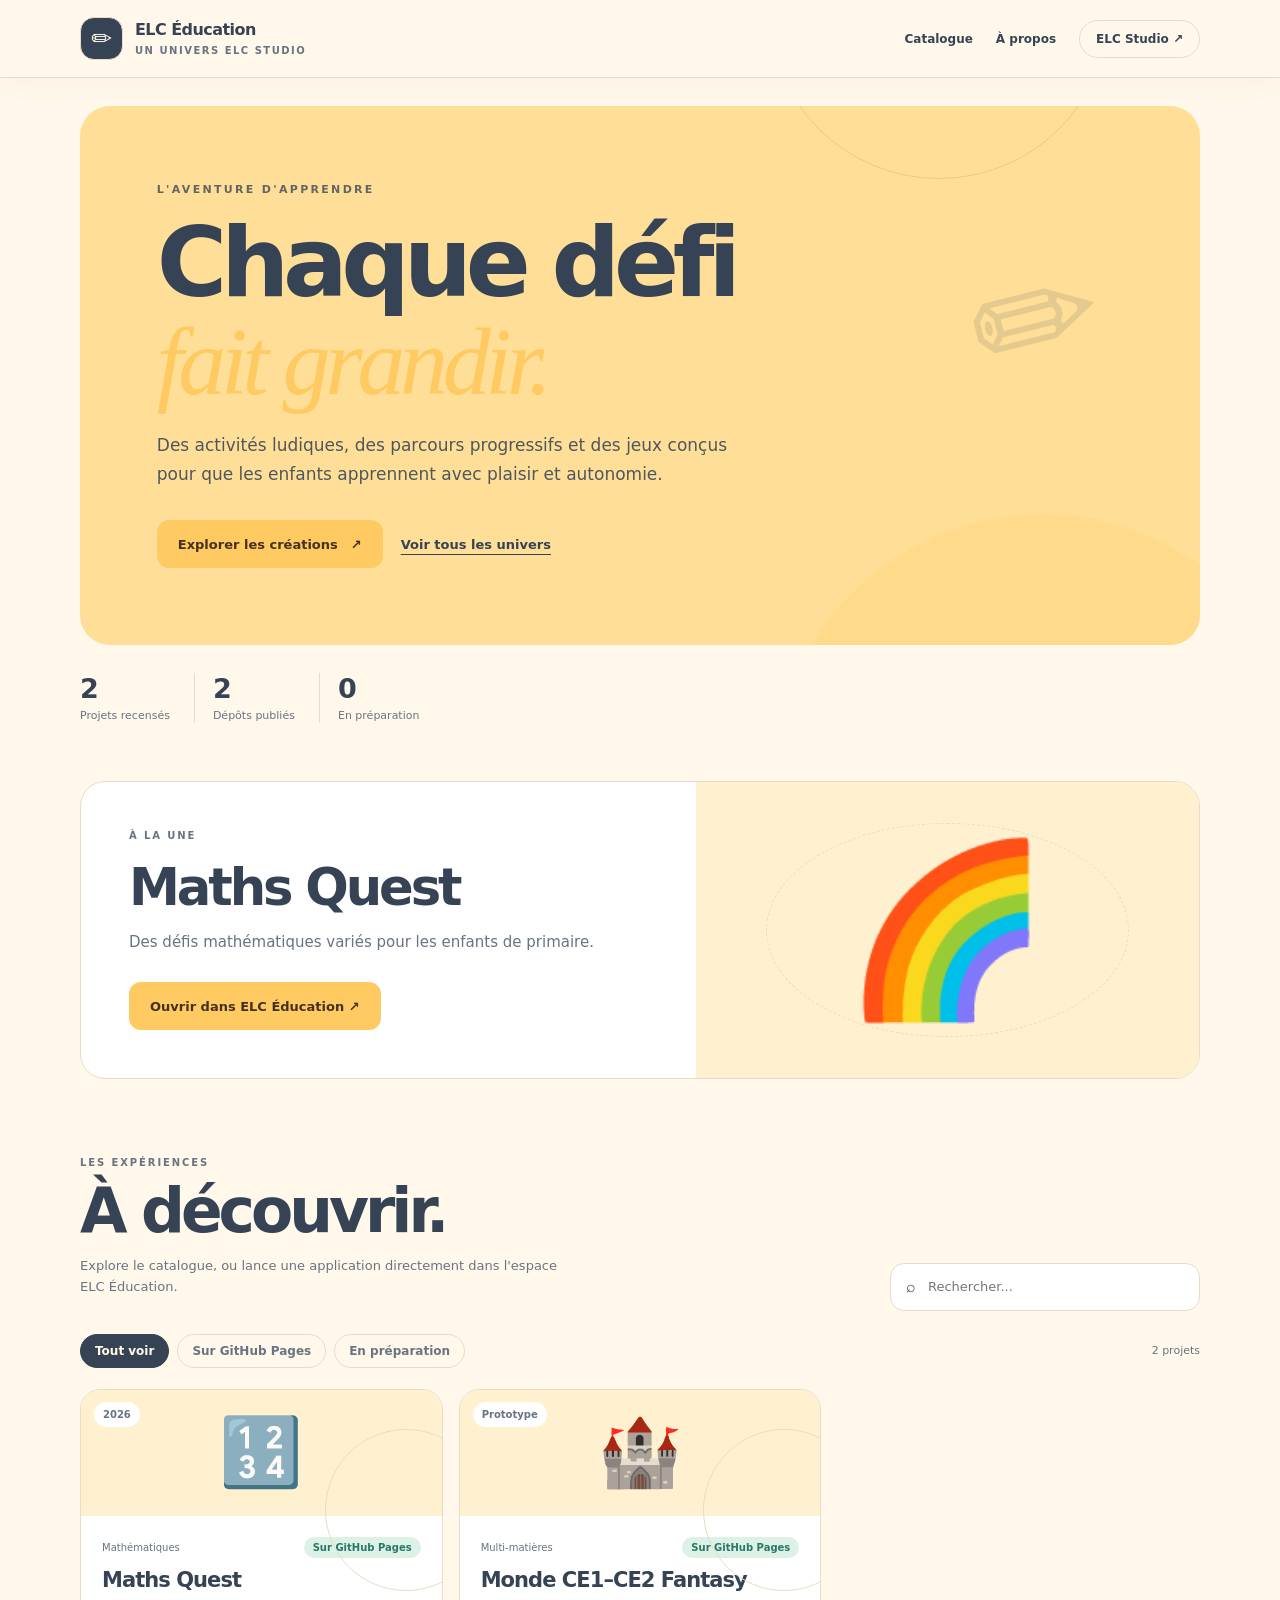
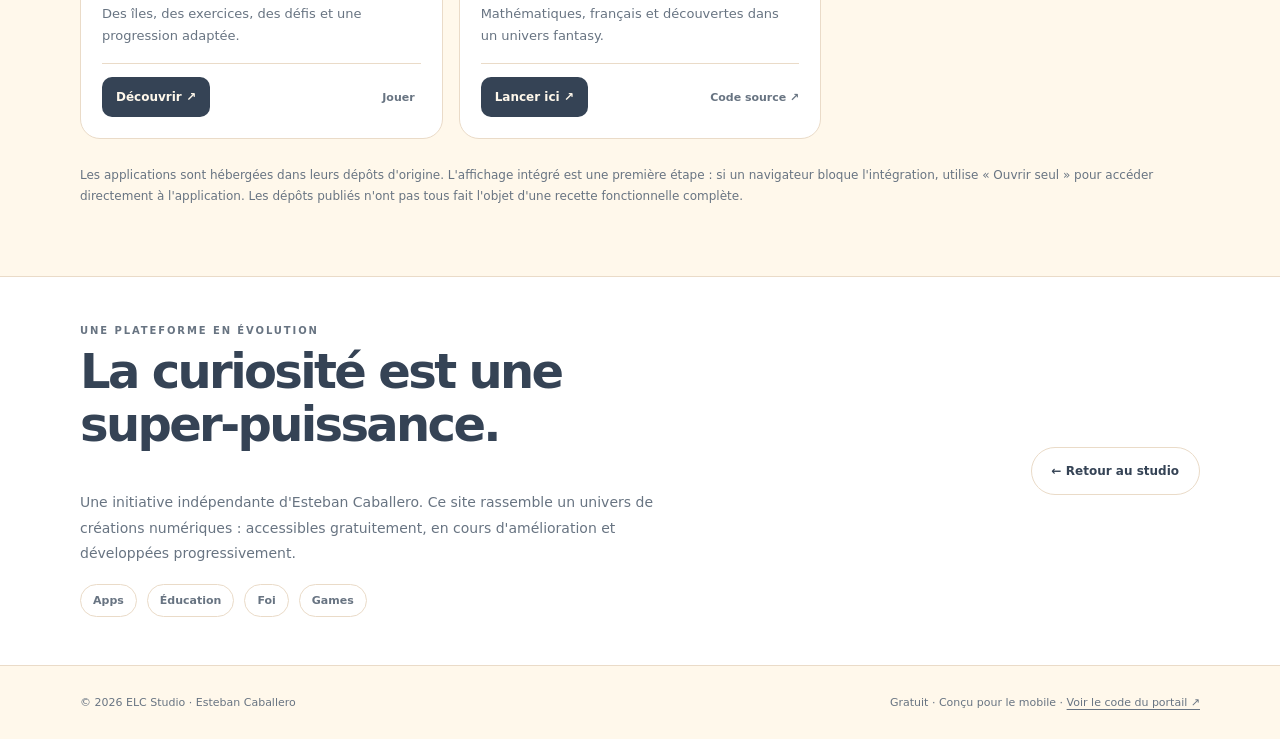
<file: backups/index-before-app-status-2026-10-25.html>
<!doctype html><html lang="fr"><head><meta charset="utf-8"><meta name="viewport" content="width=device-width,initial-scale=1,viewport-fit=cover"><meta name="theme-color" content="#FFF8EB"><meta name="description" content="ELC Éducation — Des activités ludiques, des parcours progressifs et des jeux conçus pour que les enfants apprennent avec plaisir et autonomie."><title>ELC Éducation | ELC Studio</title><link rel="icon" href="data:image/svg+xml,%3Csvg%20xmlns%3D%22http%3A%2F%2Fwww.w3.org%2F2000%2Fsvg%22%20viewBox%3D%220%200%2064%2064%22%3E%3Crect%20width%3D%2264%22%20height%3D%2264%22%20rx%3D%2218%22%20fill%3D%22%23FFDF97%22%2F%3E%3Ctext%20x%3D%2232%22%20y%3D%2244%22%20font-size%3D%2242%22%20text-anchor%3D%22middle%22%20fill%3D%22%23FFCA61%22%3E%E2%9C%8F%3C%2Ftext%3E%3C%2Fsvg%3E"><style>:root{--bg:#FFF8EB;--surface:#FFFFFF;--ink:#354355;--muted:#687482;--accent:#FFCA61;--accent-text:#44321E;--hero:#FFDF97;--hero-text:#354355;--outline:#EADBC8;--art:#FFF0CF}
*{box-sizing:border-box}html{scroll-behavior:smooth}body{margin:0;font-family:Inter,"Avenir Next","Segoe UI",system-ui,sans-serif;background:var(--bg);color:var(--ink);-webkit-font-smoothing:antialiased}a{color:inherit;text-decoration:none}button,input,select{font:inherit}button{cursor:pointer}button:focus-visible,a:focus-visible,input:focus-visible,select:focus-visible{outline:3px solid var(--accent);outline-offset:3px}h1,h2,h3,p{margin-top:0}body.player-open{overflow:hidden}.wrap{width:min(1120px,calc(100% - 42px));margin:auto}header{position:sticky;top:0;z-index:15;background:var(--bg);border-bottom:1px solid var(--outline);box-shadow:0 5px 30px #00000008}.top{min-height:77px;display:flex;align-items:center;justify-content:space-between;gap:18px}.identity{display:flex;gap:12px;align-items:center;white-space:nowrap}.monogram{background:var(--ink);color:var(--bg);width:43px;height:43px;border:1px solid var(--outline);border-radius:14px;display:grid;place-items:center;font-size:25px}.brand{font-size:16px;letter-spacing:-.035em;font-weight:860}.subbrand{font-size:10px;letter-spacing:.15em;font-weight:750;color:var(--muted)}.links{display:flex;align-items:center;gap:23px;font-size:12px;font-weight:750}.links a:hover{text-decoration:underline;text-underline-offset:5px}.all{padding:11px 16px;border-radius:28px;border:1px solid var(--outline)}.hero{margin:28px 0 0;border-radius:30px;background:var(--hero);color:var(--hero-text);padding:clamp(35px,6vw,78px);position:relative;overflow:hidden;isolation:isolate}.hero:before{content:"";position:absolute;border-radius:50%;width:min(58vw,540px);height:min(58vw,540px);right:-10%;bottom:-76%;background:var(--accent);opacity:.21;filter:blur(1px);z-index:-1}.hero:after{content:"";position:absolute;border:1px solid currentColor;border-radius:50%;width:340px;height:340px;right:8%;top:-50%;opacity:.13;z-index:-1}.hero .kicker{text-transform:uppercase;letter-spacing:.21em;font-size:11px;font-weight:850;opacity:.78}.hero h1{font-size:clamp(3.0rem,7.5vw,6.4rem);line-height:1.02;letter-spacing:-.066em;max-width:930px;margin:19px 0 20px}.hero h1 em{font-family:Georgia,serif;font-weight:400;color:var(--accent);letter-spacing:-.055em}.hero p{max-width:590px;font-size:clamp(14px,1.8vw,17px);line-height:1.75;opacity:.87}.hero-foot{display:flex;align-items:center;gap:18px;flex-wrap:wrap;margin-top:30px}.primary-btn{background:var(--accent);color:var(--accent-text);display:inline-flex;align-items:center;gap:13px;border-radius:12px;padding:15px 21px;font-size:13px;font-weight:850;border:0;min-height:48px}.primary-btn:hover{filter:brightness(.95)}.ghost-btn{font-size:13px;text-decoration:underline;text-underline-offset:5px;font-weight:750}.hero-orb{position:absolute;right:9%;top:23%;transform:rotate(-14deg);font-size:clamp(70px,12vw,185px);opacity:.13;pointer-events:none}.metrics{display:flex;flex-wrap:wrap;gap:24px;margin:28px 0 58px}.metric{border-left:1px solid var(--outline);padding-left:18px}.metric:first-child{border-left:0;padding-left:0}.metric strong{display:block;font-size:27px;font-weight:800;letter-spacing:-.05em}.metric span{font-size:11px;color:var(--muted)}.section{padding:38px 0 70px}.eyebrow{text-transform:uppercase;letter-spacing:.19em;font-size:10px;font-weight:850;color:var(--muted);margin-bottom:9px}.sectionhead{display:flex;align-items:end;justify-content:space-between;gap:20px;margin-bottom:23px}.section h2{font-size:clamp(2rem,4.8vw,3.9rem);letter-spacing:-.065em;margin:0 0 10px;line-height:1.1}.sectionhead p{color:var(--muted);font-size:13px;line-height:1.65;max-width:500px}.searchbar{border:1px solid var(--outline);background:var(--surface);border-radius:14px;display:flex;gap:10px;align-items:center;padding:0 15px;min-height:48px;max-width:310px;flex:1}.searchbar input{background:transparent;border:0;outline:0;min-width:0;width:100%;color:var(--ink);font-size:13px}.filters{display:flex;flex-wrap:wrap;gap:8px;margin:0 0 21px}.filter{border:1px solid var(--outline);color:var(--muted);background:transparent;font-weight:750;padding:9px 14px;border-radius:30px;font-size:12px}.filter[aria-pressed=true]{background:var(--ink);color:var(--bg);border-color:var(--ink)}.count{margin-left:auto;color:var(--muted);align-self:center;font-size:11px}.feature{display:grid;grid-template-columns:1.1fr .9fr;border:1px solid var(--outline);border-radius:25px;background:var(--surface);overflow:hidden;margin-bottom:40px}.featurecopy{padding:clamp(26px,4.5vw,48px);display:flex;flex-direction:column;justify-content:center}.featurecopy .eyebrow{color:var(--muted)}.feature h2{font-size:clamp(2.25rem,4vw,3.6rem);letter-spacing:-.06em;line-height:1.08;margin:10px 0 14px}.feature p{font-size:15px;line-height:1.8;color:var(--muted);margin-bottom:26px}.featureicon{background:var(--art);min-height:270px;display:grid;place-items:center;font-size:clamp(80px,13vw,175px);position:relative}.featureicon:after{content:"";position:absolute;inset:14%;border-radius:50%;border:1px dashed var(--outline);pointer-events:none}.catalogue{display:grid;grid-template-columns:repeat(3,minmax(0,1fr));gap:16px}.app{background:var(--surface);border:1px solid var(--outline);border-radius:20px;overflow:hidden;display:flex;flex-direction:column;min-width:0;transition:transform .18s}.app:hover{transform:translateY(-2px)}.appart{height:126px;background:var(--art);display:flex;align-items:center;justify-content:center;position:relative;font-size:67px}.appart:before{content:"";width:160px;height:160px;border:1px solid var(--outline);border-radius:50%;position:absolute;right:-45px;bottom:-75px}.appart .version{position:absolute;left:13px;top:12px;font-size:10px;background:var(--surface);color:var(--muted);border-radius:20px;padding:7px 9px;font-weight:800}.appinfo{padding:21px;display:flex;flex-direction:column;flex:1}.meta{display:flex;align-items:center;justify-content:space-between;gap:8px;font-size:10px;color:var(--muted);margin-bottom:10px}.status{color:#277965;background:#DDF1E7;padding:5px 9px;border-radius:20px;font-weight:800;white-space:nowrap}.status.dev{color:#8B6422;background:#FFF1D8}.app h3{font-size:21px;letter-spacing:-.045em;line-height:1.22;margin:0 0 10px}.app p{font-size:13px;line-height:1.65;color:var(--muted);flex:1;margin-bottom:17px}.actions{border-top:1px solid var(--outline);padding-top:13px;display:flex;gap:10px;align-items:center;justify-content:space-between}.play{border:0;border-radius:10px;background:var(--ink);color:var(--bg);font-size:12px;font-weight:800;padding:11px 14px;min-height:40px}.play:disabled{opacity:.55;cursor:not-allowed}.source-link{font-size:11px;font-weight:800;color:var(--muted)}.source-link:hover{text-decoration:underline}.empty{display:none;background:var(--surface);border:1px dashed var(--outline);border-radius:20px;padding:40px 20px;text-align:center;color:var(--muted)}.empty.show{display:block}.notice{margin:26px 0 0;color:var(--muted);font-size:12px;line-height:1.7}.next{background:var(--surface);border-top:1px solid var(--outline);border-bottom:1px solid var(--outline);padding:48px 0}.next .wrap{display:flex;justify-content:space-between;gap:30px;align-items:center}.next h2{font-size:clamp(1.75rem,4vw,3rem);letter-spacing:-.055em;line-height:1.1;max-width:620px}.next p{max-width:580px;color:var(--muted);font-size:14px;line-height:1.8}.next .pill{border:1px solid var(--outline);padding:16px 20px;border-radius:50px;font-weight:800;font-size:12px;white-space:nowrap}.foot{padding:30px 0;display:flex;align-items:center;justify-content:space-between;gap:15px;color:var(--muted);font-size:11px}.foot a{text-decoration:underline;text-underline-offset:3px}.player{display:none;position:fixed;z-index:60;inset:0;background:var(--bg);color:var(--ink);flex-direction:column}.player.open{display:flex}.playerhead{display:flex;gap:12px;align-items:center;justify-content:space-between;padding:11px max(14px,env(safe-area-inset-right));border-bottom:1px solid var(--outline);background:var(--surface);min-height:62px}.playerhead .left{display:flex;align-items:center;gap:10px;min-width:0}.playerhead strong{font-size:14px;text-overflow:ellipsis;white-space:nowrap;overflow:hidden;max-width:35vw}.playerhead small{display:block;color:var(--muted);font-size:10px}.playerbuttons{display:flex;gap:7px;flex-wrap:wrap}.sm-btn{border:1px solid var(--outline);background:var(--bg);color:var(--ink);border-radius:10px;padding:10px 12px;font-size:11px;font-weight:800}.player iframe{width:100%;height:100%;border:0;flex:1;background:#fff}.playernote{padding:8px 15px;padding-bottom:max(9px,env(safe-area-inset-bottom));font-size:11px;color:var(--muted);background:var(--surface);border-top:1px solid var(--outline);text-align:center}.playernote a{text-decoration:underline}.peers{display:flex;gap:10px;flex-wrap:wrap;margin-top:18px}.peers a{border:1px solid var(--outline);border-radius:22px;padding:9px 12px;font-size:11px;font-weight:800;color:var(--muted)}
@media(max-width:900px){.catalogue{grid-template-columns:repeat(2,minmax(0,1fr))}.hero-orb{right:2%;top:38%}.links{gap:11px}.feature{grid-template-columns:1fr .8fr}}
@media(max-width:650px){.wrap{width:calc(100% - 30px)}.top{min-height:66px}.links a:not(.all){display:none}.links .all{padding:9px 11px;font-size:11px}.identity{gap:9px}.brand{font-size:14px}.subbrand{font-size:8px}.monogram{width:37px;height:37px}.hero{border-radius:19px;padding:35px 23px;min-height:380px}.hero h1{font-size:clamp(2.75rem,12vw,5rem)}.hero-orb{top:53%;right:3%;font-size:118px}.hero p{font-size:14px}.hero-foot{margin-top:22px}.metrics{gap:14px;margin:21px 0 37px}.metric{padding-left:12px}.metric strong{font-size:24px}.section{padding:35px 0 56px}.sectionhead{display:block}.sectionhead p{margin-bottom:17px}.searchbar{max-width:none}.feature{grid-template-columns:1fr}.featurecopy{padding:26px}.featureicon{min-height:185px;font-size:100px;grid-row:1}.catalogue{grid-template-columns:1fr}.appart{height:112px}.appinfo{padding:18px}.next{padding:43px 0}.next .wrap{display:block}.next .pill{display:inline-block;margin-top:10px}.foot{display:block;line-height:2}.playerhead{align-items:flex-start}.playerhead strong{max-width:30vw}.sm-btn{padding:9px;font-size:10px}.playernote{font-size:10px}}
@media(prefers-reduced-motion:reduce){html{scroll-behavior:auto}*{transition:none!important}}
</style></head><body data-platform="elc-education"><header><div class="wrap top"><a class="identity" href="./" aria-label="Accueil ELC Éducation"><span class="monogram" aria-hidden="true">✏</span><span><span class="brand">ELC Éducation</span><br><span class="subbrand">UN UNIVERS ELC STUDIO</span></span></a><nav class="links" aria-label="Navigation principale"><a href="#catalogue">Catalogue</a><a href="#apropos">À propos</a><a class="all" href="https://estebancaballeroai.github.io/elcstudio/">ELC Studio ↗</a></nav></div></header><main><div class="wrap"><section class="hero"><div class="kicker">L&#39;AVENTURE D&#39;APPRENDRE</div><h1>Chaque défi<br><em>fait grandir.</em></h1><p>Des activités ludiques, des parcours progressifs et des jeux conçus pour que les enfants apprennent avec plaisir et autonomie.</p><div class="hero-foot"><a class="primary-btn" href="#catalogue">Explorer les créations <span aria-hidden="true">↗</span></a><a class="ghost-btn" href="https://estebancaballeroai.github.io/elcstudio/">Voir tous les univers</a></div><span class="hero-orb" aria-hidden="true">✏</span></section><div class="metrics"><div class="metric"><strong>2</strong><span>Projets recensés</span></div><div class="metric"><strong>2</strong><span>Dépôts publiés</span></div><div class="metric"><strong>0</strong><span>En préparation</span></div></div><section class="feature"><div class="featurecopy"><div class="eyebrow">À LA UNE</div><h2>Maths Quest</h2><p>Des défis mathématiques variés pour les enfants de primaire.</p><div><button class="primary-btn" type="button" id="featuredPlay">Ouvrir dans ELC Éducation ↗</button></div></div><div class="featureicon" aria-hidden="true">🌈</div></section></div>
<section class="section" id="catalogue"><div class="wrap"><div class="sectionhead"><div><div class="eyebrow">LES EXPÉRIENCES</div><h2>À découvrir.</h2><p>Explore le catalogue, ou lance une application directement dans l'espace ELC Éducation.</p></div><label class="searchbar"><span aria-hidden="true">⌕</span><input type="search" id="search" placeholder="Rechercher..." aria-label="Rechercher une application"></label></div><div class="filters" role="group" aria-label="Filtrer les projets"><button type="button" class="filter" data-filter="all" aria-pressed="true">Tout voir</button><button type="button" class="filter" data-filter="published" aria-pressed="false">Sur GitHub Pages</button><button type="button" class="filter" data-filter="dev" aria-pressed="false">En préparation</button><span class="count" id="count"></span></div><div class="catalogue" id="cards"></div><div class="empty" id="empty">Aucun résultat. Essaie un autre filtre ou un autre mot.</div><p class="notice">Les applications sont hébergées dans leurs dépôts d'origine. L'affichage intégré est une première étape : si un navigateur bloque l'intégration, utilise « Ouvrir seul » pour accéder directement à l'application. Les dépôts publiés n'ont pas tous fait l'objet d'une recette fonctionnelle complète.</p></div></section>
<section class="next" id="apropos"><div class="wrap"><div><div class="eyebrow">UNE PLATEFORME EN ÉVOLUTION</div><h2>La curiosité est une super-puissance.</h2><p>Une initiative indépendante d'Esteban Caballero. Ce site rassemble un univers de créations numériques : accessibles gratuitement, en cours d'amélioration et développées progressivement.</p><div class="peers"><a href="https://estebancaballeroai.github.io/elc-apps/">Apps</a><a href="https://estebancaballeroai.github.io/elc-education/">Éducation</a><a href="https://estebancaballeroai.github.io/elc-foi/">Foi</a><a href="https://estebancaballeroai.github.io/elc-games/">Games</a></div></div><a href="https://estebancaballeroai.github.io/elcstudio/" class="pill">← Retour au studio</a></div></section></main>
<footer class="wrap foot"><span>© 2026 ELC Studio · Esteban Caballero</span><span>Gratuit · Conçu pour le mobile · <a href="https://github.com/estebancaballeroai/elc-education" target="_blank" rel="noopener">Voir le code du portail ↗</a></span></footer>
<section class="player" id="player" role="dialog" aria-modal="true" aria-label="Application intégrée" aria-hidden="true"><div class="playerhead"><div class="left"><button class="sm-btn" type="button" id="back">← Retour</button><span><strong id="playerTitle">Application</strong><small>Dans ELC Éducation</small></span></div><div class="playerbuttons"><button class="sm-btn" type="button" id="fullscreen">Plein écran</button><a class="sm-btn" id="external" href="#" target="_blank" rel="noopener">Ouvrir seul ↗</a></div></div><iframe id="appframe" title="Application intégrée" allow="fullscreen" referrerpolicy="strict-origin-when-cross-origin"></iframe><div class="playernote">Problème d'affichage ? <a id="external2" target="_blank" rel="noopener" href="#">Ouvrir l'application dans un nouvel onglet</a>.</div></section>
<script>
(function(){
"use strict";
var data=[{"name":"Maths Quest","repo":"mathsquest","version":"2026","tag":"Mathématiques","icon":"🔢","desc":"Des îles, des exercices, des défis et une progression adaptée."},{"name":"Monde CE1–CE2 Fantasy","repo":"e-ecole","version":"Prototype","tag":"Multi-matières","icon":"🏰","desc":"Mathématiques, français et découvertes dans un univers fantasy."}];
var platform="elc-education";
var gh="https://github.com/estebancaballeroai/";
var pages="https://estebancaballeroai.github.io/";
var q=document.getElementById("search"),cards=document.getElementById("cards"),noResult=document.getElementById("empty"),count=document.getElementById("count");
var player=document.getElementById("player"),frame=document.getElementById("appframe"),openLink=document.getElementById("external"),openLink2=document.getElementById("external2"),title=document.getElementById("playerTitle");
var filter="all",current=null;
function esc(s){return String(s).replace(/[&<>"']/g,function(c){return {"&":"&amp;","<":"&lt;",">":"&gt;",'"':"&quot;","'":"&#39;"}[c]})}
function link(s){return pages+encodeURIComponent(s)+"/"}
function render(){
 var term=q.value.trim().toLocaleLowerCase("fr");
 var visible=data.filter(function(a){return (filter==="all"||(filter==="published"&&a.repo)||(filter==="dev"&&!a.repo))&&(!term||[a.name,a.desc,a.tag,a.version].join(" ").toLocaleLowerCase("fr").includes(term))});
 count.textContent=visible.length+" projet"+(visible.length>1?"s":"");
 noResult.classList.toggle("show",visible.length===0);
 cards.innerHTML=visible.map(function(a){
 var index=data.indexOf(a),published=!!a.repo;
 return '<article class="app"><div class="appart"><span class="version">'+esc(a.version)+'</span><span aria-hidden="true">'+esc(a.icon)+'</span></div><div class="appinfo"><div class="meta"><span>'+esc(a.tag)+'</span><span class="status '+(published?"":"dev")+'">'+(published?"Sur GitHub Pages":"En préparation")+'</span></div><h3>'+esc(a.name)+'</h3><p>'+esc(a.desc)+'</p><div class="actions">'+(published?(a.repo==="mathsquest"?'<a class="play" style="display:inline-flex;align-items:center;text-decoration:none" href="./mathsquest/">Découvrir ↗</a><button type="button" class="source-link" style="border:0;background:transparent;cursor:pointer" data-play="'+index+'">Jouer</button>':'<button type="button" class="play" data-play="'+index+'">Lancer ici ↗</button><a class="source-link" href="'+gh+encodeURIComponent(a.repo)+'" target="_blank" rel="noopener">Code source ↗</a>'):'<button type="button" class="play" disabled>À venir</button><span class="source-link">Prototype</span>')+'</div></div></article>'
 }).join("");
 cards.querySelectorAll("[data-play]").forEach(function(btn){btn.addEventListener("click",function(){show(data[Number(btn.dataset.play)],true)})});
}
function show(a,history){if(!a||!a.repo)return;current=a;var target=link(a.repo);title.textContent=a.name;openLink.href=target;openLink2.href=target;frame.src=target;player.classList.add("open");player.setAttribute("aria-hidden","false");document.body.classList.add("player-open");document.getElementById("back").focus();if(history){var u=new URL(location.href);u.searchParams.set("app",a.repo);window.history.pushState({app:a.repo},"",u)}}
function hide(history){frame.removeAttribute("src");current=null;player.classList.remove("open");player.setAttribute("aria-hidden","true");document.body.classList.remove("player-open");if(history){var u=new URL(location.href);u.searchParams.delete("app");window.history.pushState({},"",u)}}
function sync(){var key=new URL(location.href).searchParams.get("app");var a=data.find(function(x){return x.repo===key});if(a){if(!current||current.repo!==a.repo)show(a,false)}else if(current)hide(false)}
document.querySelectorAll("[data-filter]").forEach(function(b){b.addEventListener("click",function(){filter=b.dataset.filter;document.querySelectorAll("[data-filter]").forEach(function(x){x.setAttribute("aria-pressed",String(x===b))});render()})});
q.addEventListener("input",render);
document.getElementById("featuredPlay").addEventListener("click",function(){var a=data.find(function(x){return x.name==="Maths Quest"});show(a,true)});
document.getElementById("back").addEventListener("click",function(){hide(true)});
document.getElementById("fullscreen").addEventListener("click",function(){var el=player;if(el.requestFullscreen){el.requestFullscreen().catch(function(){})}});
document.addEventListener("keydown",function(e){if(e.key==="Escape"&&current)hide(true)});
window.addEventListener("popstate",sync);
render();sync();
})();
</script></body></html>
</file>
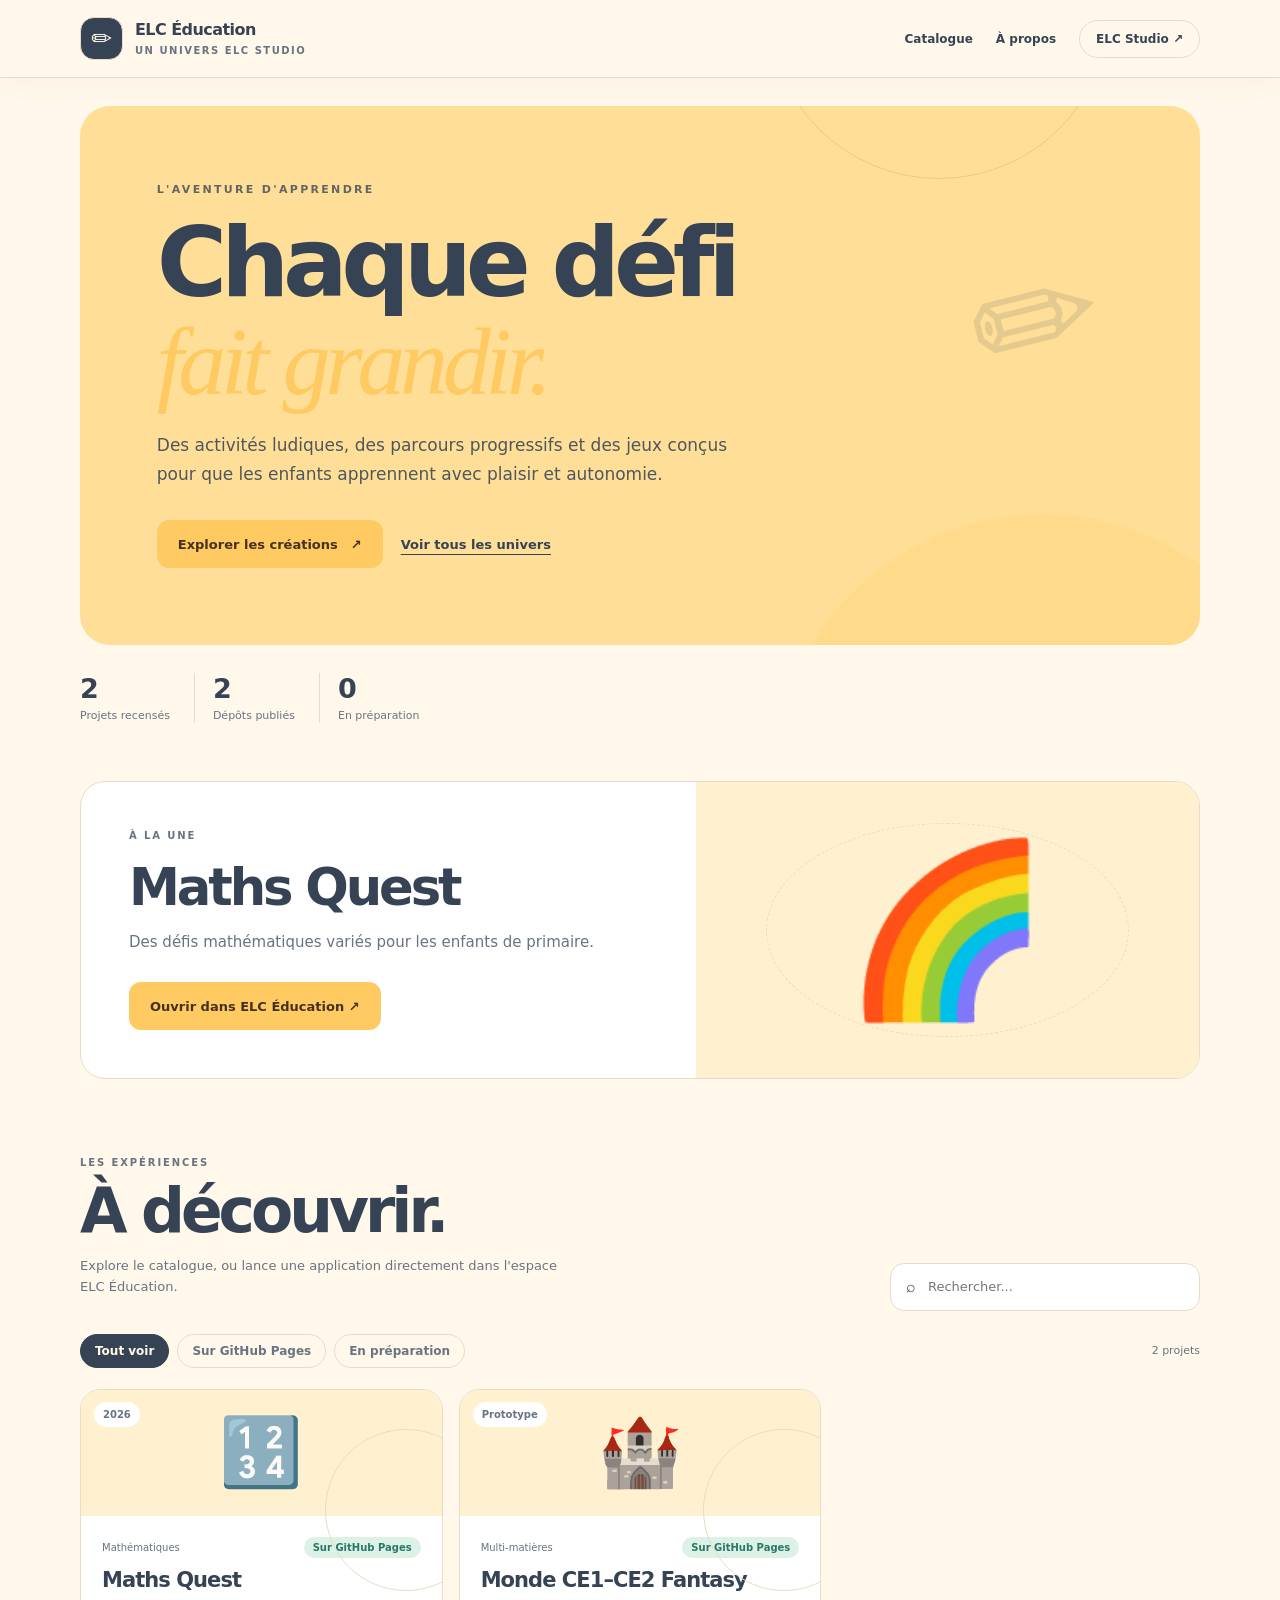
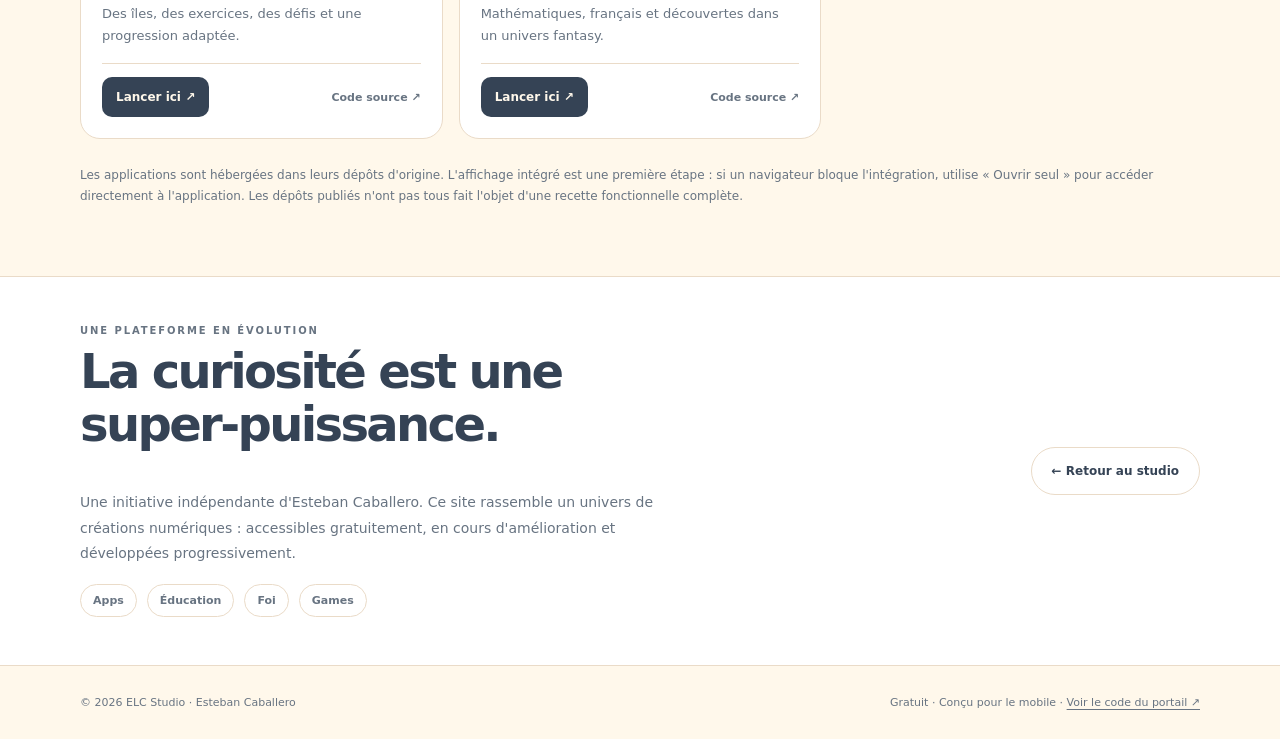
<file: backups/index-before-mathsquest-detail-2026-10-25.html>
<!doctype html><html lang="fr"><head><meta charset="utf-8"><meta name="viewport" content="width=device-width,initial-scale=1,viewport-fit=cover"><meta name="theme-color" content="#FFF8EB"><meta name="description" content="ELC Éducation — Des activités ludiques, des parcours progressifs et des jeux conçus pour que les enfants apprennent avec plaisir et autonomie."><title>ELC Éducation | ELC Studio</title><link rel="icon" href="data:image/svg+xml,%3Csvg%20xmlns%3D%22http%3A%2F%2Fwww.w3.org%2F2000%2Fsvg%22%20viewBox%3D%220%200%2064%2064%22%3E%3Crect%20width%3D%2264%22%20height%3D%2264%22%20rx%3D%2218%22%20fill%3D%22%23FFDF97%22%2F%3E%3Ctext%20x%3D%2232%22%20y%3D%2244%22%20font-size%3D%2242%22%20text-anchor%3D%22middle%22%20fill%3D%22%23FFCA61%22%3E%E2%9C%8F%3C%2Ftext%3E%3C%2Fsvg%3E"><style>:root{--bg:#FFF8EB;--surface:#FFFFFF;--ink:#354355;--muted:#687482;--accent:#FFCA61;--accent-text:#44321E;--hero:#FFDF97;--hero-text:#354355;--outline:#EADBC8;--art:#FFF0CF}
*{box-sizing:border-box}html{scroll-behavior:smooth}body{margin:0;font-family:Inter,"Avenir Next","Segoe UI",system-ui,sans-serif;background:var(--bg);color:var(--ink);-webkit-font-smoothing:antialiased}a{color:inherit;text-decoration:none}button,input,select{font:inherit}button{cursor:pointer}button:focus-visible,a:focus-visible,input:focus-visible,select:focus-visible{outline:3px solid var(--accent);outline-offset:3px}h1,h2,h3,p{margin-top:0}body.player-open{overflow:hidden}.wrap{width:min(1120px,calc(100% - 42px));margin:auto}header{position:sticky;top:0;z-index:15;background:var(--bg);border-bottom:1px solid var(--outline);box-shadow:0 5px 30px #00000008}.top{min-height:77px;display:flex;align-items:center;justify-content:space-between;gap:18px}.identity{display:flex;gap:12px;align-items:center;white-space:nowrap}.monogram{background:var(--ink);color:var(--bg);width:43px;height:43px;border:1px solid var(--outline);border-radius:14px;display:grid;place-items:center;font-size:25px}.brand{font-size:16px;letter-spacing:-.035em;font-weight:860}.subbrand{font-size:10px;letter-spacing:.15em;font-weight:750;color:var(--muted)}.links{display:flex;align-items:center;gap:23px;font-size:12px;font-weight:750}.links a:hover{text-decoration:underline;text-underline-offset:5px}.all{padding:11px 16px;border-radius:28px;border:1px solid var(--outline)}.hero{margin:28px 0 0;border-radius:30px;background:var(--hero);color:var(--hero-text);padding:clamp(35px,6vw,78px);position:relative;overflow:hidden;isolation:isolate}.hero:before{content:"";position:absolute;border-radius:50%;width:min(58vw,540px);height:min(58vw,540px);right:-10%;bottom:-76%;background:var(--accent);opacity:.21;filter:blur(1px);z-index:-1}.hero:after{content:"";position:absolute;border:1px solid currentColor;border-radius:50%;width:340px;height:340px;right:8%;top:-50%;opacity:.13;z-index:-1}.hero .kicker{text-transform:uppercase;letter-spacing:.21em;font-size:11px;font-weight:850;opacity:.78}.hero h1{font-size:clamp(3.0rem,7.5vw,6.4rem);line-height:1.02;letter-spacing:-.066em;max-width:930px;margin:19px 0 20px}.hero h1 em{font-family:Georgia,serif;font-weight:400;color:var(--accent);letter-spacing:-.055em}.hero p{max-width:590px;font-size:clamp(14px,1.8vw,17px);line-height:1.75;opacity:.87}.hero-foot{display:flex;align-items:center;gap:18px;flex-wrap:wrap;margin-top:30px}.primary-btn{background:var(--accent);color:var(--accent-text);display:inline-flex;align-items:center;gap:13px;border-radius:12px;padding:15px 21px;font-size:13px;font-weight:850;border:0;min-height:48px}.primary-btn:hover{filter:brightness(.95)}.ghost-btn{font-size:13px;text-decoration:underline;text-underline-offset:5px;font-weight:750}.hero-orb{position:absolute;right:9%;top:23%;transform:rotate(-14deg);font-size:clamp(70px,12vw,185px);opacity:.13;pointer-events:none}.metrics{display:flex;flex-wrap:wrap;gap:24px;margin:28px 0 58px}.metric{border-left:1px solid var(--outline);padding-left:18px}.metric:first-child{border-left:0;padding-left:0}.metric strong{display:block;font-size:27px;font-weight:800;letter-spacing:-.05em}.metric span{font-size:11px;color:var(--muted)}.section{padding:38px 0 70px}.eyebrow{text-transform:uppercase;letter-spacing:.19em;font-size:10px;font-weight:850;color:var(--muted);margin-bottom:9px}.sectionhead{display:flex;align-items:end;justify-content:space-between;gap:20px;margin-bottom:23px}.section h2{font-size:clamp(2rem,4.8vw,3.9rem);letter-spacing:-.065em;margin:0 0 10px;line-height:1.1}.sectionhead p{color:var(--muted);font-size:13px;line-height:1.65;max-width:500px}.searchbar{border:1px solid var(--outline);background:var(--surface);border-radius:14px;display:flex;gap:10px;align-items:center;padding:0 15px;min-height:48px;max-width:310px;flex:1}.searchbar input{background:transparent;border:0;outline:0;min-width:0;width:100%;color:var(--ink);font-size:13px}.filters{display:flex;flex-wrap:wrap;gap:8px;margin:0 0 21px}.filter{border:1px solid var(--outline);color:var(--muted);background:transparent;font-weight:750;padding:9px 14px;border-radius:30px;font-size:12px}.filter[aria-pressed=true]{background:var(--ink);color:var(--bg);border-color:var(--ink)}.count{margin-left:auto;color:var(--muted);align-self:center;font-size:11px}.feature{display:grid;grid-template-columns:1.1fr .9fr;border:1px solid var(--outline);border-radius:25px;background:var(--surface);overflow:hidden;margin-bottom:40px}.featurecopy{padding:clamp(26px,4.5vw,48px);display:flex;flex-direction:column;justify-content:center}.featurecopy .eyebrow{color:var(--muted)}.feature h2{font-size:clamp(2.25rem,4vw,3.6rem);letter-spacing:-.06em;line-height:1.08;margin:10px 0 14px}.feature p{font-size:15px;line-height:1.8;color:var(--muted);margin-bottom:26px}.featureicon{background:var(--art);min-height:270px;display:grid;place-items:center;font-size:clamp(80px,13vw,175px);position:relative}.featureicon:after{content:"";position:absolute;inset:14%;border-radius:50%;border:1px dashed var(--outline);pointer-events:none}.catalogue{display:grid;grid-template-columns:repeat(3,minmax(0,1fr));gap:16px}.app{background:var(--surface);border:1px solid var(--outline);border-radius:20px;overflow:hidden;display:flex;flex-direction:column;min-width:0;transition:transform .18s}.app:hover{transform:translateY(-2px)}.appart{height:126px;background:var(--art);display:flex;align-items:center;justify-content:center;position:relative;font-size:67px}.appart:before{content:"";width:160px;height:160px;border:1px solid var(--outline);border-radius:50%;position:absolute;right:-45px;bottom:-75px}.appart .version{position:absolute;left:13px;top:12px;font-size:10px;background:var(--surface);color:var(--muted);border-radius:20px;padding:7px 9px;font-weight:800}.appinfo{padding:21px;display:flex;flex-direction:column;flex:1}.meta{display:flex;align-items:center;justify-content:space-between;gap:8px;font-size:10px;color:var(--muted);margin-bottom:10px}.status{color:#277965;background:#DDF1E7;padding:5px 9px;border-radius:20px;font-weight:800;white-space:nowrap}.status.dev{color:#8B6422;background:#FFF1D8}.app h3{font-size:21px;letter-spacing:-.045em;line-height:1.22;margin:0 0 10px}.app p{font-size:13px;line-height:1.65;color:var(--muted);flex:1;margin-bottom:17px}.actions{border-top:1px solid var(--outline);padding-top:13px;display:flex;gap:10px;align-items:center;justify-content:space-between}.play{border:0;border-radius:10px;background:var(--ink);color:var(--bg);font-size:12px;font-weight:800;padding:11px 14px;min-height:40px}.play:disabled{opacity:.55;cursor:not-allowed}.source-link{font-size:11px;font-weight:800;color:var(--muted)}.source-link:hover{text-decoration:underline}.empty{display:none;background:var(--surface);border:1px dashed var(--outline);border-radius:20px;padding:40px 20px;text-align:center;color:var(--muted)}.empty.show{display:block}.notice{margin:26px 0 0;color:var(--muted);font-size:12px;line-height:1.7}.next{background:var(--surface);border-top:1px solid var(--outline);border-bottom:1px solid var(--outline);padding:48px 0}.next .wrap{display:flex;justify-content:space-between;gap:30px;align-items:center}.next h2{font-size:clamp(1.75rem,4vw,3rem);letter-spacing:-.055em;line-height:1.1;max-width:620px}.next p{max-width:580px;color:var(--muted);font-size:14px;line-height:1.8}.next .pill{border:1px solid var(--outline);padding:16px 20px;border-radius:50px;font-weight:800;font-size:12px;white-space:nowrap}.foot{padding:30px 0;display:flex;align-items:center;justify-content:space-between;gap:15px;color:var(--muted);font-size:11px}.foot a{text-decoration:underline;text-underline-offset:3px}.player{display:none;position:fixed;z-index:60;inset:0;background:var(--bg);color:var(--ink);flex-direction:column}.player.open{display:flex}.playerhead{display:flex;gap:12px;align-items:center;justify-content:space-between;padding:11px max(14px,env(safe-area-inset-right));border-bottom:1px solid var(--outline);background:var(--surface);min-height:62px}.playerhead .left{display:flex;align-items:center;gap:10px;min-width:0}.playerhead strong{font-size:14px;text-overflow:ellipsis;white-space:nowrap;overflow:hidden;max-width:35vw}.playerhead small{display:block;color:var(--muted);font-size:10px}.playerbuttons{display:flex;gap:7px;flex-wrap:wrap}.sm-btn{border:1px solid var(--outline);background:var(--bg);color:var(--ink);border-radius:10px;padding:10px 12px;font-size:11px;font-weight:800}.player iframe{width:100%;height:100%;border:0;flex:1;background:#fff}.playernote{padding:8px 15px;padding-bottom:max(9px,env(safe-area-inset-bottom));font-size:11px;color:var(--muted);background:var(--surface);border-top:1px solid var(--outline);text-align:center}.playernote a{text-decoration:underline}.peers{display:flex;gap:10px;flex-wrap:wrap;margin-top:18px}.peers a{border:1px solid var(--outline);border-radius:22px;padding:9px 12px;font-size:11px;font-weight:800;color:var(--muted)}
@media(max-width:900px){.catalogue{grid-template-columns:repeat(2,minmax(0,1fr))}.hero-orb{right:2%;top:38%}.links{gap:11px}.feature{grid-template-columns:1fr .8fr}}
@media(max-width:650px){.wrap{width:calc(100% - 30px)}.top{min-height:66px}.links a:not(.all){display:none}.links .all{padding:9px 11px;font-size:11px}.identity{gap:9px}.brand{font-size:14px}.subbrand{font-size:8px}.monogram{width:37px;height:37px}.hero{border-radius:19px;padding:35px 23px;min-height:380px}.hero h1{font-size:clamp(2.75rem,12vw,5rem)}.hero-orb{top:53%;right:3%;font-size:118px}.hero p{font-size:14px}.hero-foot{margin-top:22px}.metrics{gap:14px;margin:21px 0 37px}.metric{padding-left:12px}.metric strong{font-size:24px}.section{padding:35px 0 56px}.sectionhead{display:block}.sectionhead p{margin-bottom:17px}.searchbar{max-width:none}.feature{grid-template-columns:1fr}.featurecopy{padding:26px}.featureicon{min-height:185px;font-size:100px;grid-row:1}.catalogue{grid-template-columns:1fr}.appart{height:112px}.appinfo{padding:18px}.next{padding:43px 0}.next .wrap{display:block}.next .pill{display:inline-block;margin-top:10px}.foot{display:block;line-height:2}.playerhead{align-items:flex-start}.playerhead strong{max-width:30vw}.sm-btn{padding:9px;font-size:10px}.playernote{font-size:10px}}
@media(prefers-reduced-motion:reduce){html{scroll-behavior:auto}*{transition:none!important}}
</style></head><body data-platform="elc-education"><header><div class="wrap top"><a class="identity" href="./" aria-label="Accueil ELC Éducation"><span class="monogram" aria-hidden="true">✏</span><span><span class="brand">ELC Éducation</span><br><span class="subbrand">UN UNIVERS ELC STUDIO</span></span></a><nav class="links" aria-label="Navigation principale"><a href="#catalogue">Catalogue</a><a href="#apropos">À propos</a><a class="all" href="https://estebancaballeroai.github.io/elcstudio/">ELC Studio ↗</a></nav></div></header><main><div class="wrap"><section class="hero"><div class="kicker">L&#39;AVENTURE D&#39;APPRENDRE</div><h1>Chaque défi<br><em>fait grandir.</em></h1><p>Des activités ludiques, des parcours progressifs et des jeux conçus pour que les enfants apprennent avec plaisir et autonomie.</p><div class="hero-foot"><a class="primary-btn" href="#catalogue">Explorer les créations <span aria-hidden="true">↗</span></a><a class="ghost-btn" href="https://estebancaballeroai.github.io/elcstudio/">Voir tous les univers</a></div><span class="hero-orb" aria-hidden="true">✏</span></section><div class="metrics"><div class="metric"><strong>2</strong><span>Projets recensés</span></div><div class="metric"><strong>2</strong><span>Dépôts publiés</span></div><div class="metric"><strong>0</strong><span>En préparation</span></div></div><section class="feature"><div class="featurecopy"><div class="eyebrow">À LA UNE</div><h2>Maths Quest</h2><p>Des défis mathématiques variés pour les enfants de primaire.</p><div><button class="primary-btn" type="button" id="featuredPlay">Ouvrir dans ELC Éducation ↗</button></div></div><div class="featureicon" aria-hidden="true">🌈</div></section></div>
<section class="section" id="catalogue"><div class="wrap"><div class="sectionhead"><div><div class="eyebrow">LES EXPÉRIENCES</div><h2>À découvrir.</h2><p>Explore le catalogue, ou lance une application directement dans l'espace ELC Éducation.</p></div><label class="searchbar"><span aria-hidden="true">⌕</span><input type="search" id="search" placeholder="Rechercher..." aria-label="Rechercher une application"></label></div><div class="filters" role="group" aria-label="Filtrer les projets"><button type="button" class="filter" data-filter="all" aria-pressed="true">Tout voir</button><button type="button" class="filter" data-filter="published" aria-pressed="false">Sur GitHub Pages</button><button type="button" class="filter" data-filter="dev" aria-pressed="false">En préparation</button><span class="count" id="count"></span></div><div class="catalogue" id="cards"></div><div class="empty" id="empty">Aucun résultat. Essaie un autre filtre ou un autre mot.</div><p class="notice">Les applications sont hébergées dans leurs dépôts d'origine. L'affichage intégré est une première étape : si un navigateur bloque l'intégration, utilise « Ouvrir seul » pour accéder directement à l'application. Les dépôts publiés n'ont pas tous fait l'objet d'une recette fonctionnelle complète.</p></div></section>
<section class="next" id="apropos"><div class="wrap"><div><div class="eyebrow">UNE PLATEFORME EN ÉVOLUTION</div><h2>La curiosité est une super-puissance.</h2><p>Une initiative indépendante d'Esteban Caballero. Ce site rassemble un univers de créations numériques : accessibles gratuitement, en cours d'amélioration et développées progressivement.</p><div class="peers"><a href="https://estebancaballeroai.github.io/elc-apps/">Apps</a><a href="https://estebancaballeroai.github.io/elc-education/">Éducation</a><a href="https://estebancaballeroai.github.io/elc-foi/">Foi</a><a href="https://estebancaballeroai.github.io/elc-games/">Games</a></div></div><a href="https://estebancaballeroai.github.io/elcstudio/" class="pill">← Retour au studio</a></div></section></main>
<footer class="wrap foot"><span>© 2026 ELC Studio · Esteban Caballero</span><span>Gratuit · Conçu pour le mobile · <a href="https://github.com/estebancaballeroai/elc-education" target="_blank" rel="noopener">Voir le code du portail ↗</a></span></footer>
<section class="player" id="player" role="dialog" aria-modal="true" aria-label="Application intégrée" aria-hidden="true"><div class="playerhead"><div class="left"><button class="sm-btn" type="button" id="back">← Retour</button><span><strong id="playerTitle">Application</strong><small>Dans ELC Éducation</small></span></div><div class="playerbuttons"><button class="sm-btn" type="button" id="fullscreen">Plein écran</button><a class="sm-btn" id="external" href="#" target="_blank" rel="noopener">Ouvrir seul ↗</a></div></div><iframe id="appframe" title="Application intégrée" allow="fullscreen" referrerpolicy="strict-origin-when-cross-origin"></iframe><div class="playernote">Problème d'affichage ? <a id="external2" target="_blank" rel="noopener" href="#">Ouvrir l'application dans un nouvel onglet</a>.</div></section>
<script>
(function(){
"use strict";
var data=[{"name":"Maths Quest","repo":"mathsquest","version":"2026","tag":"Mathématiques","icon":"🔢","desc":"Des îles, des exercices, des défis et une progression adaptée."},{"name":"Monde CE1–CE2 Fantasy","repo":"e-ecole","version":"Prototype","tag":"Multi-matières","icon":"🏰","desc":"Mathématiques, français et découvertes dans un univers fantasy."}];
var platform="elc-education";
var gh="https://github.com/estebancaballeroai/";
var pages="https://estebancaballeroai.github.io/";
var q=document.getElementById("search"),cards=document.getElementById("cards"),noResult=document.getElementById("empty"),count=document.getElementById("count");
var player=document.getElementById("player"),frame=document.getElementById("appframe"),openLink=document.getElementById("external"),openLink2=document.getElementById("external2"),title=document.getElementById("playerTitle");
var filter="all",current=null;
function esc(s){return String(s).replace(/[&<>"']/g,function(c){return {"&":"&amp;","<":"&lt;",">":"&gt;",'"':"&quot;","'":"&#39;"}[c]})}
function link(s){return pages+encodeURIComponent(s)+"/"}
function render(){
 var term=q.value.trim().toLocaleLowerCase("fr");
 var visible=data.filter(function(a){return (filter==="all"||(filter==="published"&&a.repo)||(filter==="dev"&&!a.repo))&&(!term||[a.name,a.desc,a.tag,a.version].join(" ").toLocaleLowerCase("fr").includes(term))});
 count.textContent=visible.length+" projet"+(visible.length>1?"s":"");
 noResult.classList.toggle("show",visible.length===0);
 cards.innerHTML=visible.map(function(a){
 var index=data.indexOf(a),published=!!a.repo;
 return '<article class="app"><div class="appart"><span class="version">'+esc(a.version)+'</span><span aria-hidden="true">'+esc(a.icon)+'</span></div><div class="appinfo"><div class="meta"><span>'+esc(a.tag)+'</span><span class="status '+(published?"":"dev")+'">'+(published?"Sur GitHub Pages":"En préparation")+'</span></div><h3>'+esc(a.name)+'</h3><p>'+esc(a.desc)+'</p><div class="actions">'+(published?'<button type="button" class="play" data-play="'+index+'">Lancer ici ↗</button><a class="source-link" href="'+gh+encodeURIComponent(a.repo)+'" target="_blank" rel="noopener">Code source ↗</a>':'<button type="button" class="play" disabled>À venir</button><span class="source-link">Prototype</span>')+'</div></div></article>'
 }).join("");
 cards.querySelectorAll("[data-play]").forEach(function(btn){btn.addEventListener("click",function(){show(data[Number(btn.dataset.play)],true)})});
}
function show(a,history){if(!a||!a.repo)return;current=a;var target=link(a.repo);title.textContent=a.name;openLink.href=target;openLink2.href=target;frame.src=target;player.classList.add("open");player.setAttribute("aria-hidden","false");document.body.classList.add("player-open");document.getElementById("back").focus();if(history){var u=new URL(location.href);u.searchParams.set("app",a.repo);window.history.pushState({app:a.repo},"",u)}}
function hide(history){frame.removeAttribute("src");current=null;player.classList.remove("open");player.setAttribute("aria-hidden","true");document.body.classList.remove("player-open");if(history){var u=new URL(location.href);u.searchParams.delete("app");window.history.pushState({},"",u)}}
function sync(){var key=new URL(location.href).searchParams.get("app");var a=data.find(function(x){return x.repo===key});if(a){if(!current||current.repo!==a.repo)show(a,false)}else if(current)hide(false)}
document.querySelectorAll("[data-filter]").forEach(function(b){b.addEventListener("click",function(){filter=b.dataset.filter;document.querySelectorAll("[data-filter]").forEach(function(x){x.setAttribute("aria-pressed",String(x===b))});render()})});
q.addEventListener("input",render);
document.getElementById("featuredPlay").addEventListener("click",function(){var a=data.find(function(x){return x.name==="Maths Quest"});show(a,true)});
document.getElementById("back").addEventListener("click",function(){hide(true)});
document.getElementById("fullscreen").addEventListener("click",function(){var el=player;if(el.requestFullscreen){el.requestFullscreen().catch(function(){})}});
document.addEventListener("keydown",function(e){if(e.key==="Escape"&&current)hide(true)});
window.addEventListener("popstate",sync);
render();sync();
})();
</script></body></html>
</file>
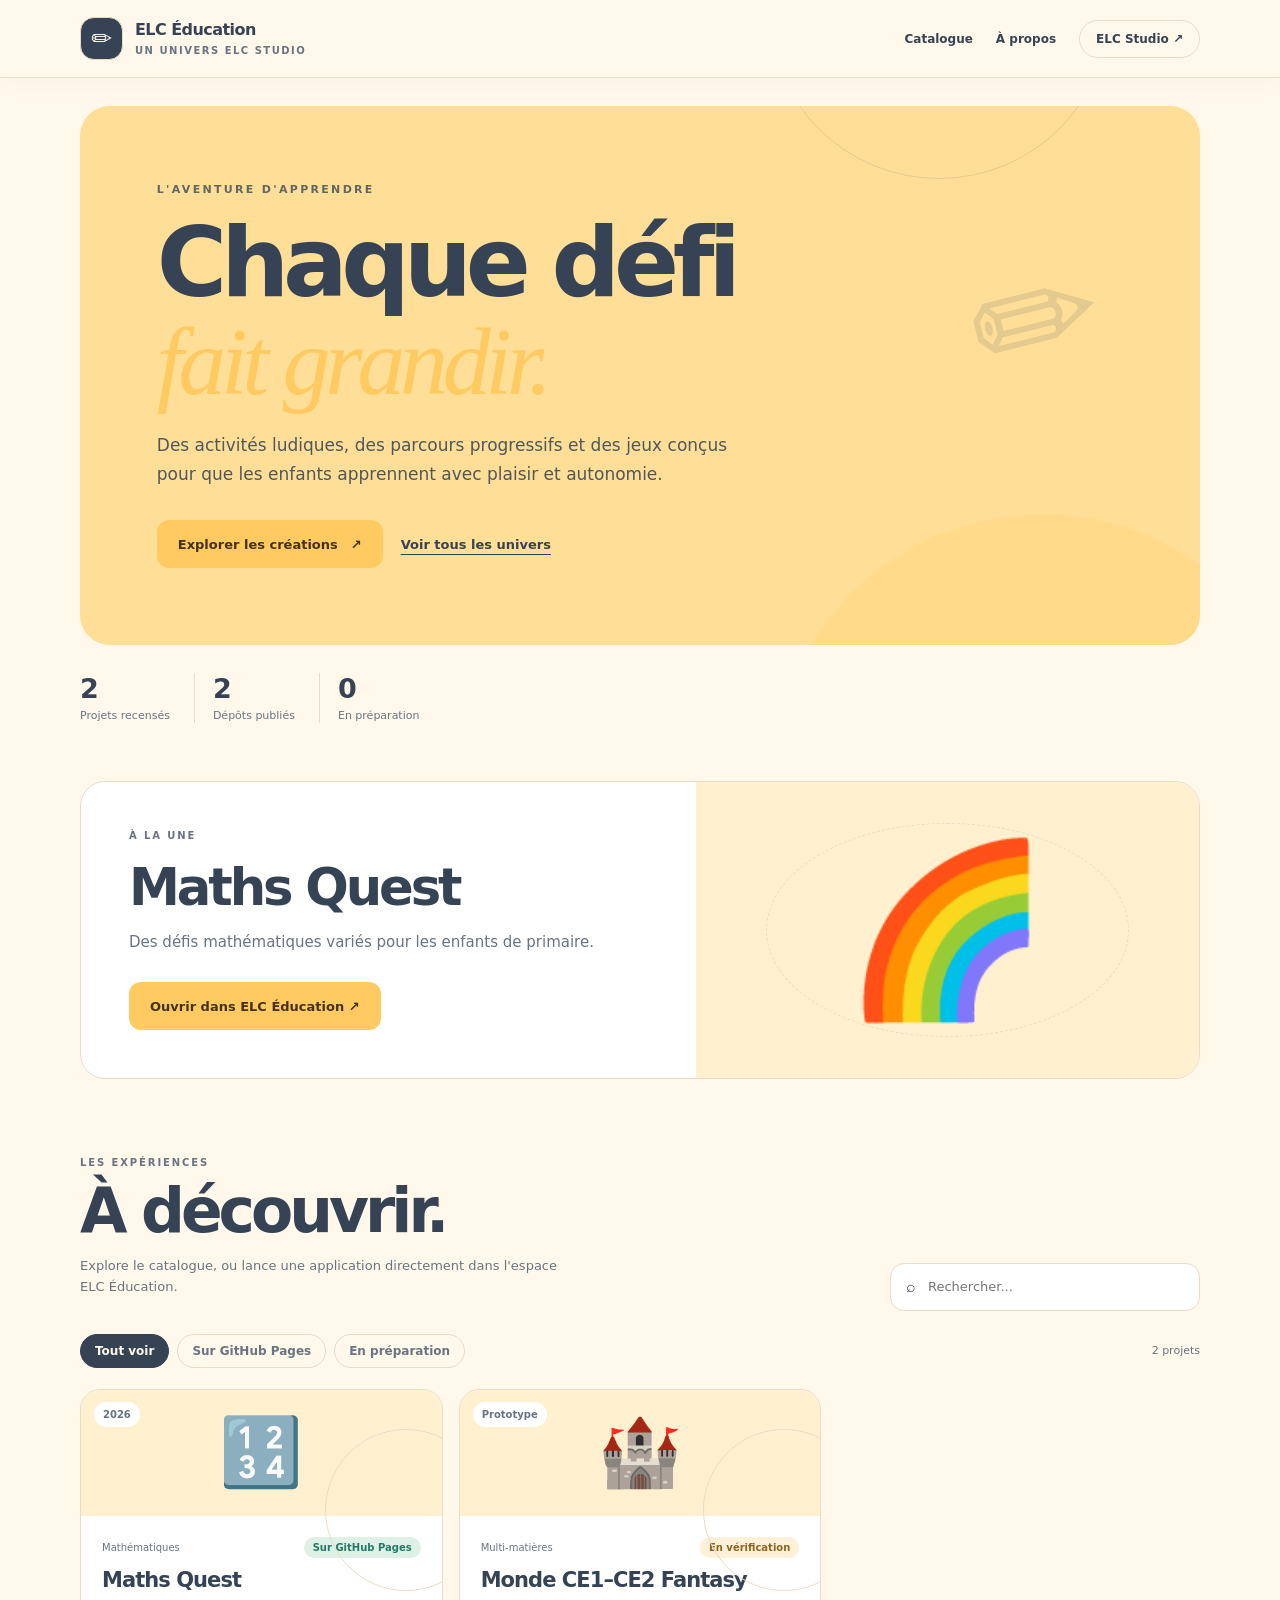
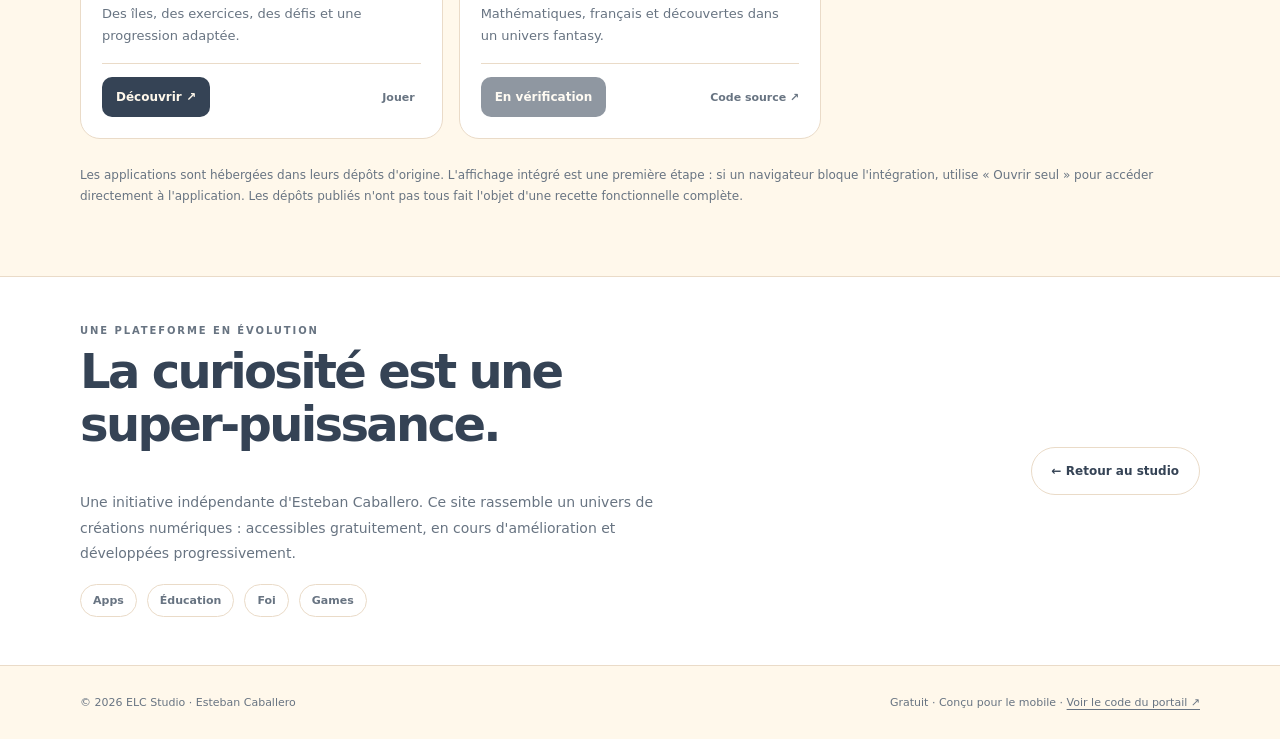
<file: backups/index-before-qa-labels-2026-10-25.html>
<!doctype html><html lang="fr"><head><meta charset="utf-8"><meta name="viewport" content="width=device-width,initial-scale=1,viewport-fit=cover"><meta name="theme-color" content="#FFF8EB"><meta name="description" content="ELC Éducation — Des activités ludiques, des parcours progressifs et des jeux conçus pour que les enfants apprennent avec plaisir et autonomie."><title>ELC Éducation | ELC Studio</title><link rel="icon" href="data:image/svg+xml,%3Csvg%20xmlns%3D%22http%3A%2F%2Fwww.w3.org%2F2000%2Fsvg%22%20viewBox%3D%220%200%2064%2064%22%3E%3Crect%20width%3D%2264%22%20height%3D%2264%22%20rx%3D%2218%22%20fill%3D%22%23FFDF97%22%2F%3E%3Ctext%20x%3D%2232%22%20y%3D%2244%22%20font-size%3D%2242%22%20text-anchor%3D%22middle%22%20fill%3D%22%23FFCA61%22%3E%E2%9C%8F%3C%2Ftext%3E%3C%2Fsvg%3E"><style>:root{--bg:#FFF8EB;--surface:#FFFFFF;--ink:#354355;--muted:#687482;--accent:#FFCA61;--accent-text:#44321E;--hero:#FFDF97;--hero-text:#354355;--outline:#EADBC8;--art:#FFF0CF}
*{box-sizing:border-box}html{scroll-behavior:smooth}body{margin:0;font-family:Inter,"Avenir Next","Segoe UI",system-ui,sans-serif;background:var(--bg);color:var(--ink);-webkit-font-smoothing:antialiased}a{color:inherit;text-decoration:none}button,input,select{font:inherit}button{cursor:pointer}button:focus-visible,a:focus-visible,input:focus-visible,select:focus-visible{outline:3px solid var(--accent);outline-offset:3px}h1,h2,h3,p{margin-top:0}body.player-open{overflow:hidden}.wrap{width:min(1120px,calc(100% - 42px));margin:auto}header{position:sticky;top:0;z-index:15;background:var(--bg);border-bottom:1px solid var(--outline);box-shadow:0 5px 30px #00000008}.top{min-height:77px;display:flex;align-items:center;justify-content:space-between;gap:18px}.identity{display:flex;gap:12px;align-items:center;white-space:nowrap}.monogram{background:var(--ink);color:var(--bg);width:43px;height:43px;border:1px solid var(--outline);border-radius:14px;display:grid;place-items:center;font-size:25px}.brand{font-size:16px;letter-spacing:-.035em;font-weight:860}.subbrand{font-size:10px;letter-spacing:.15em;font-weight:750;color:var(--muted)}.links{display:flex;align-items:center;gap:23px;font-size:12px;font-weight:750}.links a:hover{text-decoration:underline;text-underline-offset:5px}.all{padding:11px 16px;border-radius:28px;border:1px solid var(--outline)}.hero{margin:28px 0 0;border-radius:30px;background:var(--hero);color:var(--hero-text);padding:clamp(35px,6vw,78px);position:relative;overflow:hidden;isolation:isolate}.hero:before{content:"";position:absolute;border-radius:50%;width:min(58vw,540px);height:min(58vw,540px);right:-10%;bottom:-76%;background:var(--accent);opacity:.21;filter:blur(1px);z-index:-1}.hero:after{content:"";position:absolute;border:1px solid currentColor;border-radius:50%;width:340px;height:340px;right:8%;top:-50%;opacity:.13;z-index:-1}.hero .kicker{text-transform:uppercase;letter-spacing:.21em;font-size:11px;font-weight:850;opacity:.78}.hero h1{font-size:clamp(3.0rem,7.5vw,6.4rem);line-height:1.02;letter-spacing:-.066em;max-width:930px;margin:19px 0 20px}.hero h1 em{font-family:Georgia,serif;font-weight:400;color:var(--accent);letter-spacing:-.055em}.hero p{max-width:590px;font-size:clamp(14px,1.8vw,17px);line-height:1.75;opacity:.87}.hero-foot{display:flex;align-items:center;gap:18px;flex-wrap:wrap;margin-top:30px}.primary-btn{background:var(--accent);color:var(--accent-text);display:inline-flex;align-items:center;gap:13px;border-radius:12px;padding:15px 21px;font-size:13px;font-weight:850;border:0;min-height:48px}.primary-btn:hover{filter:brightness(.95)}.ghost-btn{font-size:13px;text-decoration:underline;text-underline-offset:5px;font-weight:750}.hero-orb{position:absolute;right:9%;top:23%;transform:rotate(-14deg);font-size:clamp(70px,12vw,185px);opacity:.13;pointer-events:none}.metrics{display:flex;flex-wrap:wrap;gap:24px;margin:28px 0 58px}.metric{border-left:1px solid var(--outline);padding-left:18px}.metric:first-child{border-left:0;padding-left:0}.metric strong{display:block;font-size:27px;font-weight:800;letter-spacing:-.05em}.metric span{font-size:11px;color:var(--muted)}.section{padding:38px 0 70px}.eyebrow{text-transform:uppercase;letter-spacing:.19em;font-size:10px;font-weight:850;color:var(--muted);margin-bottom:9px}.sectionhead{display:flex;align-items:end;justify-content:space-between;gap:20px;margin-bottom:23px}.section h2{font-size:clamp(2rem,4.8vw,3.9rem);letter-spacing:-.065em;margin:0 0 10px;line-height:1.1}.sectionhead p{color:var(--muted);font-size:13px;line-height:1.65;max-width:500px}.searchbar{border:1px solid var(--outline);background:var(--surface);border-radius:14px;display:flex;gap:10px;align-items:center;padding:0 15px;min-height:48px;max-width:310px;flex:1}.searchbar input{background:transparent;border:0;outline:0;min-width:0;width:100%;color:var(--ink);font-size:13px}.filters{display:flex;flex-wrap:wrap;gap:8px;margin:0 0 21px}.filter{border:1px solid var(--outline);color:var(--muted);background:transparent;font-weight:750;padding:9px 14px;border-radius:30px;font-size:12px}.filter[aria-pressed=true]{background:var(--ink);color:var(--bg);border-color:var(--ink)}.count{margin-left:auto;color:var(--muted);align-self:center;font-size:11px}.feature{display:grid;grid-template-columns:1.1fr .9fr;border:1px solid var(--outline);border-radius:25px;background:var(--surface);overflow:hidden;margin-bottom:40px}.featurecopy{padding:clamp(26px,4.5vw,48px);display:flex;flex-direction:column;justify-content:center}.featurecopy .eyebrow{color:var(--muted)}.feature h2{font-size:clamp(2.25rem,4vw,3.6rem);letter-spacing:-.06em;line-height:1.08;margin:10px 0 14px}.feature p{font-size:15px;line-height:1.8;color:var(--muted);margin-bottom:26px}.featureicon{background:var(--art);min-height:270px;display:grid;place-items:center;font-size:clamp(80px,13vw,175px);position:relative}.featureicon:after{content:"";position:absolute;inset:14%;border-radius:50%;border:1px dashed var(--outline);pointer-events:none}.catalogue{display:grid;grid-template-columns:repeat(3,minmax(0,1fr));gap:16px}.app{background:var(--surface);border:1px solid var(--outline);border-radius:20px;overflow:hidden;display:flex;flex-direction:column;min-width:0;transition:transform .18s}.app:hover{transform:translateY(-2px)}.appart{height:126px;background:var(--art);display:flex;align-items:center;justify-content:center;position:relative;font-size:67px}.appart:before{content:"";width:160px;height:160px;border:1px solid var(--outline);border-radius:50%;position:absolute;right:-45px;bottom:-75px}.appart .version{position:absolute;left:13px;top:12px;font-size:10px;background:var(--surface);color:var(--muted);border-radius:20px;padding:7px 9px;font-weight:800}.appinfo{padding:21px;display:flex;flex-direction:column;flex:1}.meta{display:flex;align-items:center;justify-content:space-between;gap:8px;font-size:10px;color:var(--muted);margin-bottom:10px}.status{color:#277965;background:#DDF1E7;padding:5px 9px;border-radius:20px;font-weight:800;white-space:nowrap}.status.dev{color:#8B6422;background:#FFF1D8}.app h3{font-size:21px;letter-spacing:-.045em;line-height:1.22;margin:0 0 10px}.app p{font-size:13px;line-height:1.65;color:var(--muted);flex:1;margin-bottom:17px}.actions{border-top:1px solid var(--outline);padding-top:13px;display:flex;gap:10px;align-items:center;justify-content:space-between}.play{border:0;border-radius:10px;background:var(--ink);color:var(--bg);font-size:12px;font-weight:800;padding:11px 14px;min-height:40px}.play:disabled{opacity:.55;cursor:not-allowed}.source-link{font-size:11px;font-weight:800;color:var(--muted)}.source-link:hover{text-decoration:underline}.empty{display:none;background:var(--surface);border:1px dashed var(--outline);border-radius:20px;padding:40px 20px;text-align:center;color:var(--muted)}.empty.show{display:block}.notice{margin:26px 0 0;color:var(--muted);font-size:12px;line-height:1.7}.next{background:var(--surface);border-top:1px solid var(--outline);border-bottom:1px solid var(--outline);padding:48px 0}.next .wrap{display:flex;justify-content:space-between;gap:30px;align-items:center}.next h2{font-size:clamp(1.75rem,4vw,3rem);letter-spacing:-.055em;line-height:1.1;max-width:620px}.next p{max-width:580px;color:var(--muted);font-size:14px;line-height:1.8}.next .pill{border:1px solid var(--outline);padding:16px 20px;border-radius:50px;font-weight:800;font-size:12px;white-space:nowrap}.foot{padding:30px 0;display:flex;align-items:center;justify-content:space-between;gap:15px;color:var(--muted);font-size:11px}.foot a{text-decoration:underline;text-underline-offset:3px}.player{display:none;position:fixed;z-index:60;inset:0;background:var(--bg);color:var(--ink);flex-direction:column}.player.open{display:flex}.playerhead{display:flex;gap:12px;align-items:center;justify-content:space-between;padding:11px max(14px,env(safe-area-inset-right));border-bottom:1px solid var(--outline);background:var(--surface);min-height:62px}.playerhead .left{display:flex;align-items:center;gap:10px;min-width:0}.playerhead strong{font-size:14px;text-overflow:ellipsis;white-space:nowrap;overflow:hidden;max-width:35vw}.playerhead small{display:block;color:var(--muted);font-size:10px}.playerbuttons{display:flex;gap:7px;flex-wrap:wrap}.sm-btn{border:1px solid var(--outline);background:var(--bg);color:var(--ink);border-radius:10px;padding:10px 12px;font-size:11px;font-weight:800}.player iframe{width:100%;height:100%;border:0;flex:1;background:#fff}.playernote{padding:8px 15px;padding-bottom:max(9px,env(safe-area-inset-bottom));font-size:11px;color:var(--muted);background:var(--surface);border-top:1px solid var(--outline);text-align:center}.playernote a{text-decoration:underline}.peers{display:flex;gap:10px;flex-wrap:wrap;margin-top:18px}.peers a{border:1px solid var(--outline);border-radius:22px;padding:9px 12px;font-size:11px;font-weight:800;color:var(--muted)}
@media(max-width:900px){.catalogue{grid-template-columns:repeat(2,minmax(0,1fr))}.hero-orb{right:2%;top:38%}.links{gap:11px}.feature{grid-template-columns:1fr .8fr}}
@media(max-width:650px){.wrap{width:calc(100% - 30px)}.top{min-height:66px}.links a:not(.all){display:none}.links .all{padding:9px 11px;font-size:11px}.identity{gap:9px}.brand{font-size:14px}.subbrand{font-size:8px}.monogram{width:37px;height:37px}.hero{border-radius:19px;padding:35px 23px;min-height:380px}.hero h1{font-size:clamp(2.75rem,12vw,5rem)}.hero-orb{top:53%;right:3%;font-size:118px}.hero p{font-size:14px}.hero-foot{margin-top:22px}.metrics{gap:14px;margin:21px 0 37px}.metric{padding-left:12px}.metric strong{font-size:24px}.section{padding:35px 0 56px}.sectionhead{display:block}.sectionhead p{margin-bottom:17px}.searchbar{max-width:none}.feature{grid-template-columns:1fr}.featurecopy{padding:26px}.featureicon{min-height:185px;font-size:100px;grid-row:1}.catalogue{grid-template-columns:1fr}.appart{height:112px}.appinfo{padding:18px}.next{padding:43px 0}.next .wrap{display:block}.next .pill{display:inline-block;margin-top:10px}.foot{display:block;line-height:2}.playerhead{align-items:flex-start}.playerhead strong{max-width:30vw}.sm-btn{padding:9px;font-size:10px}.playernote{font-size:10px}}
@media(prefers-reduced-motion:reduce){html{scroll-behavior:auto}*{transition:none!important}}
</style></head><body data-platform="elc-education"><header><div class="wrap top"><a class="identity" href="./" aria-label="Accueil ELC Éducation"><span class="monogram" aria-hidden="true">✏</span><span><span class="brand">ELC Éducation</span><br><span class="subbrand">UN UNIVERS ELC STUDIO</span></span></a><nav class="links" aria-label="Navigation principale"><a href="#catalogue">Catalogue</a><a href="#apropos">À propos</a><a class="all" href="https://estebancaballeroai.github.io/elcstudio/">ELC Studio ↗</a></nav></div></header><main><div class="wrap"><section class="hero"><div class="kicker">L&#39;AVENTURE D&#39;APPRENDRE</div><h1>Chaque défi<br><em>fait grandir.</em></h1><p>Des activités ludiques, des parcours progressifs et des jeux conçus pour que les enfants apprennent avec plaisir et autonomie.</p><div class="hero-foot"><a class="primary-btn" href="#catalogue">Explorer les créations <span aria-hidden="true">↗</span></a><a class="ghost-btn" href="https://estebancaballeroai.github.io/elcstudio/">Voir tous les univers</a></div><span class="hero-orb" aria-hidden="true">✏</span></section><div class="metrics"><div class="metric"><strong>2</strong><span>Projets recensés</span></div><div class="metric"><strong>2</strong><span>Dépôts publiés</span></div><div class="metric"><strong>0</strong><span>En préparation</span></div></div><section class="feature"><div class="featurecopy"><div class="eyebrow">À LA UNE</div><h2>Maths Quest</h2><p>Des défis mathématiques variés pour les enfants de primaire.</p><div><button class="primary-btn" type="button" id="featuredPlay">Ouvrir dans ELC Éducation ↗</button></div></div><div class="featureicon" aria-hidden="true">🌈</div></section></div>
<section class="section" id="catalogue"><div class="wrap"><div class="sectionhead"><div><div class="eyebrow">LES EXPÉRIENCES</div><h2>À découvrir.</h2><p>Explore le catalogue, ou lance une application directement dans l'espace ELC Éducation.</p></div><label class="searchbar"><span aria-hidden="true">⌕</span><input type="search" id="search" placeholder="Rechercher..." aria-label="Rechercher une application"></label></div><div class="filters" role="group" aria-label="Filtrer les projets"><button type="button" class="filter" data-filter="all" aria-pressed="true">Tout voir</button><button type="button" class="filter" data-filter="published" aria-pressed="false">Sur GitHub Pages</button><button type="button" class="filter" data-filter="dev" aria-pressed="false">En préparation</button><span class="count" id="count"></span></div><div class="catalogue" id="cards"></div><div class="empty" id="empty">Aucun résultat. Essaie un autre filtre ou un autre mot.</div><p class="notice">Les applications sont hébergées dans leurs dépôts d'origine. L'affichage intégré est une première étape : si un navigateur bloque l'intégration, utilise « Ouvrir seul » pour accéder directement à l'application. Les dépôts publiés n'ont pas tous fait l'objet d'une recette fonctionnelle complète.</p></div></section>
<section class="next" id="apropos"><div class="wrap"><div><div class="eyebrow">UNE PLATEFORME EN ÉVOLUTION</div><h2>La curiosité est une super-puissance.</h2><p>Une initiative indépendante d'Esteban Caballero. Ce site rassemble un univers de créations numériques : accessibles gratuitement, en cours d'amélioration et développées progressivement.</p><div class="peers"><a href="https://estebancaballeroai.github.io/elc-apps/">Apps</a><a href="https://estebancaballeroai.github.io/elc-education/">Éducation</a><a href="https://estebancaballeroai.github.io/elc-foi/">Foi</a><a href="https://estebancaballeroai.github.io/elc-games/">Games</a></div></div><a href="https://estebancaballeroai.github.io/elcstudio/" class="pill">← Retour au studio</a></div></section></main>
<footer class="wrap foot"><span>© 2026 ELC Studio · Esteban Caballero</span><span>Gratuit · Conçu pour le mobile · <a href="https://github.com/estebancaballeroai/elc-education" target="_blank" rel="noopener">Voir le code du portail ↗</a></span></footer>
<section class="player" id="player" role="dialog" aria-modal="true" aria-label="Application intégrée" aria-hidden="true"><div class="playerhead"><div class="left"><button class="sm-btn" type="button" id="back">← Retour</button><span><strong id="playerTitle">Application</strong><small>Dans ELC Éducation</small></span></div><div class="playerbuttons"><button class="sm-btn" type="button" id="fullscreen">Plein écran</button><a class="sm-btn" id="external" href="#" target="_blank" rel="noopener">Ouvrir seul ↗</a></div></div><iframe id="appframe" title="Application intégrée" allow="fullscreen" referrerpolicy="strict-origin-when-cross-origin"></iframe><div class="playernote">Problème d'affichage ? <a id="external2" target="_blank" rel="noopener" href="#">Ouvrir l'application dans un nouvel onglet</a>.</div></section>
<script>
(function(){
"use strict";
var data=[{"name":"Maths Quest","repo":"mathsquest","version":"2026","tag":"Mathématiques","icon":"🔢","desc":"Des îles, des exercices, des défis et une progression adaptée."},{"name":"Monde CE1–CE2 Fantasy","repo":"e-ecole","status":"verification","version":"Prototype","tag":"Multi-matières","icon":"🏰","desc":"Mathématiques, français et découvertes dans un univers fantasy."}];
var platform="elc-education";
var gh="https://github.com/estebancaballeroai/";
var pages="https://estebancaballeroai.github.io/";
var q=document.getElementById("search"),cards=document.getElementById("cards"),noResult=document.getElementById("empty"),count=document.getElementById("count");
var player=document.getElementById("player"),frame=document.getElementById("appframe"),openLink=document.getElementById("external"),openLink2=document.getElementById("external2"),title=document.getElementById("playerTitle");
var filter="all",current=null;
function esc(s){return String(s).replace(/[&<>"']/g,function(c){return {"&":"&amp;","<":"&lt;",">":"&gt;",'"':"&quot;","'":"&#39;"}[c]})}
function link(s){return pages+encodeURIComponent(s)+"/"}
function render(){
 var term=q.value.trim().toLocaleLowerCase("fr");
 var visible=data.filter(function(a){return (filter==="all"||(filter==="published"&&a.repo&&a.status!=="verification")||(filter==="dev"&&(!a.repo||a.status==="verification")))&&(!term||[a.name,a.desc,a.tag,a.version].join(" ").toLocaleLowerCase("fr").includes(term))});
 count.textContent=visible.length+" projet"+(visible.length>1?"s":"");
 noResult.classList.toggle("show",visible.length===0);
 cards.innerHTML=visible.map(function(a){
 var index=data.indexOf(a),published=!!a.repo,ready=published&&a.status!=="verification";
 return '<article class="app"><div class="appart"><span class="version">'+esc(a.version)+'</span><span aria-hidden="true">'+esc(a.icon)+'</span></div><div class="appinfo"><div class="meta"><span>'+esc(a.tag)+'</span><span class="status '+(ready?"":"dev")+'">'+(a.status==="verification"?"En vérification":published?"Sur GitHub Pages":"En préparation")+'</span></div><h3>'+esc(a.name)+'</h3><p>'+esc(a.desc)+'</p><div class="actions">'+(published?(a.repo==="mathsquest"?'<a class="play" style="display:inline-flex;align-items:center;text-decoration:none" href="./mathsquest/">Découvrir ↗</a><button type="button" class="source-link" style="border:0;background:transparent;cursor:pointer" data-play="'+index+'">Jouer</button>':(ready?'<button type="button" class="play" data-play="'+index+'">Lancer ici ↗</button>':'<button class="play" type="button" disabled>En vérification</button>')+'<a class="source-link" href="'+gh+encodeURIComponent(a.repo)+'" target="_blank" rel="noopener">Code source ↗</a>'):'<button type="button" class="play" disabled>À venir</button><span class="source-link">Prototype</span>')+'</div></div></article>'
 }).join("");
 cards.querySelectorAll("[data-play]").forEach(function(btn){btn.addEventListener("click",function(){show(data[Number(btn.dataset.play)],true)})});
}
function show(a,history){if(!a||!a.repo||a.status==="verification")return;current=a;var target=link(a.repo);title.textContent=a.name;openLink.href=target;openLink2.href=target;frame.src=target;player.classList.add("open");player.setAttribute("aria-hidden","false");document.body.classList.add("player-open");document.getElementById("back").focus();if(history){var u=new URL(location.href);u.searchParams.set("app",a.repo);window.history.pushState({app:a.repo},"",u)}}
function hide(history){frame.removeAttribute("src");current=null;player.classList.remove("open");player.setAttribute("aria-hidden","true");document.body.classList.remove("player-open");if(history){var u=new URL(location.href);u.searchParams.delete("app");window.history.pushState({},"",u)}}
function sync(){var key=new URL(location.href).searchParams.get("app");var a=data.find(function(x){return x.repo===key&&x.status!=="verification"});if(a){if(!current||current.repo!==a.repo)show(a,false)}else if(current)hide(false)}
document.querySelectorAll("[data-filter]").forEach(function(b){b.addEventListener("click",function(){filter=b.dataset.filter;document.querySelectorAll("[data-filter]").forEach(function(x){x.setAttribute("aria-pressed",String(x===b))});render()})});
q.addEventListener("input",render);
document.getElementById("featuredPlay").addEventListener("click",function(){var a=data.find(function(x){return x.name==="Maths Quest"});show(a,true)});
document.getElementById("back").addEventListener("click",function(){hide(true)});
document.getElementById("fullscreen").addEventListener("click",function(){var el=player;if(el.requestFullscreen){el.requestFullscreen().catch(function(){})}});
document.addEventListener("keydown",function(e){if(e.key==="Escape"&&current)hide(true)});
window.addEventListener("popstate",sync);
render();sync();
})();
</script></body></html>
</file>
<file: math-shift/styles.css>
/* MATH SHIFT · Direction artistique : observatoire, azur électrique et or. Sans réseau. */
:root{--bg:#061225;--navy:#071b35;--card:#0e233f;--card2:#102a4c;--line:rgba(155,208,248,.17);--text:#f2f8ff;--muted:#b4c7df;--cyan:#62eaff;--violet:#bfa6ff;--orange:#ffbf70;--success:#91f5ba;--radius:23px;--max:1160px;--shadow:0 18px 45px rgba(0,0,0,.24)}
*{box-sizing:border-box}html{scroll-behavior:smooth}body{margin:0;min-width:280px;background:radial-gradient(circle at 50% -20%,#153765 0%,#071b33 35%,#061225 70%);color:var(--text);font-family:system-ui,-apple-system,'Segoe UI',Roboto,Arial,sans-serif;line-height:1.5;-webkit-font-smoothing:antialiased;font-size:15px}button,input{font:inherit}button{cursor:pointer;color:inherit}button:disabled{cursor:not-allowed;opacity:.55}button:focus-visible,input:focus-visible,.import-label:focus-within{outline:3px solid #ffc36e;outline-offset:3px}a{color:var(--cyan)}.icon{flex:none;vertical-align:middle}svg{overflow:visible}p{margin:0}h1,h2,h3{line-height:1.18;margin:0;letter-spacing:-.025em}h1{font-weight:850}h2{font-weight:800}h3{font-weight:800}.app-shell{min-height:100vh;max-width:var(--max);margin:0 auto;position:relative;background:linear-gradient(180deg,rgba(7,22,43,.3),rgba(7,20,40,.7));padding-bottom:92px}.boot{padding:3rem;text-align:center}
.topbar{height:70px;background:rgba(6,20,39,.96);border-bottom:1px solid var(--line);display:flex;align-items:center;justify-content:space-between;gap:12px;padding:0 clamp(14px,3vw,30px);position:sticky;top:0;z-index:20}.brand{background:none;border:0;padding:0;display:flex;gap:11px;text-align:left;align-items:center;min-width:0}.brand-mark{height:39px;width:39px;display:grid;place-items:center;clip-path:polygon(50% 0,100% 100%,0 100%);color:#042942;font-size:25px;font-weight:950;background:linear-gradient(145deg,#b5fbff,#36ccf2);text-shadow:0 0 4px rgba(255,255,255,.6)}.brand strong{font-size:19px;letter-spacing:.055em;white-space:nowrap}.brand em{font-style:normal;color:#ffc56f}.brand small{display:block;color:#94acc9;font-size:10px;font-weight:650;letter-spacing:.015em;margin-top:-3px}.top-stats{display:flex;align-items:center;gap:9px}.pill-xp,.level-chip{display:flex;align-items:center;gap:5px;font-size:12px;font-weight:760;background:#102b4d;border:1px solid rgba(91,207,253,.2);border-radius:999px;padding:6px 10px;white-space:nowrap}.pill-xp{color:#ffe69b}.level-chip{background:#20335a;color:#e1d6ff}.icon-button{display:grid;place-items:center;border:1px solid var(--line);background:#142b48;border-radius:13px;width:40px;height:40px}
.bottom-nav{height:77px;position:fixed;bottom:0;left:50%;transform:translateX(-50%);width:min(100%,var(--max));display:flex;justify-content:space-around;gap:4px;padding:7px 10px calc(8px + env(safe-area-inset-bottom,0px));background:rgba(5,18,37,.97);border-top:1px solid rgba(105,193,255,.2);z-index:30;box-shadow:0 -12px 35px rgba(0,0,0,.17)}.nav-item{min-width:67px;flex:1;background:none;border:0;border-radius:15px;display:flex;align-items:center;flex-direction:column;justify-content:center;gap:3px;font-size:11px;font-weight:720;color:#9eb8d7}.nav-item.active{background:linear-gradient(180deg,rgba(27,117,165,.26),rgba(14,62,96,.4));color:#83eaff;box-shadow:inset 0 0 0 1px rgba(63,219,255,.32)}.nav-item svg{width:23px;height:23px}main{min-height:70vh}.content-pad{padding:27px clamp(16px,4vw,36px) 38px}.fade-in{animation:fade .27s ease-out}@keyframes fade{from{opacity:.5;transform:translateY(5px)}to{opacity:1;transform:none}}@keyframes float{0%,100%{transform:translateY(0)}50%{transform:translateY(-12px)}}.float{animation:float 4s ease-in-out infinite}
.hero-scene{height:485px;position:relative;overflow:hidden;background:#0b2441;isolation:isolate}.hero-image,.hero-scrim{position:absolute;inset:0}.hero-image{background-image:url('assets/observatoire.webp');background-position:center 54%;background-size:cover;transform:scale(1.005)}.hero-scrim{background:linear-gradient(90deg,rgba(4,15,34,.98) 0%,rgba(5,19,39,.88) 31%,rgba(7,19,37,.32) 68%,rgba(7,19,37,.08) 100%),linear-gradient(0deg,rgba(6,19,37,.9) 0%,transparent 42%)}.hero-content{position:relative;z-index:2;padding:62px 4.8%;max-width:655px}.eyebrow,.kicker{font-weight:840;letter-spacing:.14em;font-size:11px;color:#81dfff}.eyebrow{display:flex;align-items:center;gap:11px}.eyebrow span{width:7px;height:7px;border-radius:50%;background:var(--orange);box-shadow:0 0 8px var(--orange)}.hero-content h1{font-size:clamp(37px,5.1vw,65px);line-height:1.03;margin:20px 0 15px;max-width:590px;letter-spacing:-.055em;text-shadow:0 4px 25px rgba(0,0,0,.3)}.hero-content h1 span{color:#9ceeff}.hero-content p{font-size:16px;max-width:395px;color:#e0edff;margin-bottom:25px}.hero-person{position:absolute;z-index:1;height:405px;right:7%;bottom:-110px;filter:drop-shadow(0 15px 24px rgba(0,0,0,.55));pointer-events:none}.hero-bot{position:absolute;z-index:3;height:230px;right:0%;bottom:0;filter:drop-shadow(0 0 12px rgba(12,200,255,.45));pointer-events:none}.hero-decoration{position:absolute;right:25%;top:13%;color:#9bdfff;opacity:.9}.hero-quick{display:flex;gap:22px;margin-top:24px;font-size:12px;font-weight:700;color:#d2e9ff;flex-wrap:wrap}.hero-quick span{display:flex;align-items:center;gap:7px}.primary-button,.secondary-button,.outline-button,.ghost-button,.light-button,.danger-button,.import-label{border-radius:13px;border:1px solid transparent;min-height:45px;padding:10px 17px;font-weight:780;display:inline-flex;align-items:center;justify-content:center;gap:9px;text-decoration:none;text-align:center;transition:filter .15s,transform .15s}.primary-button{background:linear-gradient(125deg,#f9b963,#ffe2a1);color:#1d2840;box-shadow:0 6px 0 #905b34,0 13px 22px rgba(0,0,0,.19)}.primary-button:not(:disabled):active{transform:translateY(3px);box-shadow:0 3px 0 #905b34}.primary-button.huge{min-height:57px;padding:13px 20px;font-size:15px;border-radius:15px}.secondary-button{background:linear-gradient(125deg,#57d9fe,#9df6e4);color:#09263b}.outline-button{background:rgba(21,69,98,.25);border-color:rgba(133,223,255,.55);color:#bbf5ff}.ghost-button{border-color:rgba(184,205,249,.2);background:rgba(14,42,76,.4);color:#d7e9ff}.light-button{background:#122b4a;border-color:var(--line);color:#cde4fa}.danger-button{border-color:#bd6471;background:rgba(149,48,62,.12);color:#ffb6b6}.primary-button:hover,.secondary-button:hover,.outline-button:hover,.ghost-button:hover,.light-button:hover{filter:brightness(1.11)}
.section-heading{display:flex;align-items:end;justify-content:space-between;gap:15px;margin:7px 0 17px}.section-heading h2{font-size:clamp(21px,2.5vw,26px);margin-top:5px}.section-heading>span,.section-note{color:#9db4d1;font-size:12px;font-weight:650}.section-heading .icon{color:#85dfff}.station-grid{display:grid;grid-template-columns:repeat(3,minmax(0,1fr));gap:15px}.station-card{padding:0;text-align:left;border:1px solid var(--line);background:linear-gradient(135deg,#132c4e,#0a1d36);border-radius:20px;overflow:hidden;box-shadow:var(--shadow);transition:transform .15s,border-color .15s}.station-card:hover{transform:translateY(-3px);border-color:rgba(117,215,255,.55)}.station-art{height:132px;position:relative;overflow:hidden;isolation:isolate;background-image:url('assets/mission.webp');background-size:cover;background-position:center 37%}.station-art:before{content:"";position:absolute;inset:0;background:linear-gradient(10deg,#08213e 0%,rgba(5,20,39,.15) 80%);z-index:-1}.station-art-pont{background-position:2% 40%}.station-art-laser{background-position:56% 25%}.station-art-reacteur{background-position:100% 48%}.station-art-glow{width:105px;height:105px;position:absolute;right:10%;top:4%;border-radius:50%;background:radial-gradient(circle,rgba(75,236,253,.35),transparent 70%)}.theme-violet .station-art-glow{background:radial-gradient(circle,rgba(181,119,253,.5),transparent 70%)}.theme-orange .station-art-glow{background:radial-gradient(circle,rgba(255,175,83,.4),transparent 70%)}.station-symbol{position:absolute;display:grid;place-items:center;top:23px;left:22px;width:61px;height:61px;border-radius:18px;background:rgba(7,33,60,.84);border:1px solid rgba(111,224,255,.4);color:#75e9ff;box-shadow:0 0 26px rgba(25,158,220,.3)}.theme-violet .station-symbol{color:#dac3ff}.theme-orange .station-symbol{color:#ffcd91}.station-chapter{position:absolute;bottom:13px;left:19px;background:rgba(5,20,40,.75);border-radius:20px;padding:4px 9px;font-size:10px;font-weight:800;letter-spacing:.11em}.station-body{padding:18px}.station-title-row{display:flex;align-items:center;justify-content:space-between;gap:6px;min-height:20px}.station-label{color:#9bcfff;font-size:11px;font-weight:780}.mini-medal{display:inline-flex;align-items:center;gap:4px;color:var(--success);font-size:10px;font-weight:850}.station-body h3{font-size:19px;margin:9px 0}.station-body p{font-size:12px;color:var(--muted);min-height:38px}.station-bottom{display:flex;align-items:center;gap:10px;margin-top:19px}.station-bottom strong{font-size:12px;white-space:nowrap}.small-progress{height:7px;border-radius:10px;background:#284464;overflow:hidden;flex:1}.small-progress span{display:block;height:100%;background:linear-gradient(90deg,#4fd2f3,#9affc5);border-radius:10px}.theme-violet .small-progress span{background:#b6a4fd}.theme-orange .small-progress span{background:#ffcb7d}.arrow-disc{width:29px;height:29px;display:grid;place-items:center;background:#174569;border:1px solid rgba(110,201,250,.3);border-radius:50%}
.exploration-banner{margin-top:24px;border:1px solid rgba(139,196,234,.2);background:radial-gradient(circle at 100% 20%,#164b75,transparent 50%),linear-gradient(90deg,#142d4a,#112b4a);border-radius:21px;position:relative;overflow:hidden;min-height:185px}.exploration-bg{position:absolute;inset:0;background:url('assets/observatoire.webp') right 55%/cover;opacity:.18}.exploration-copy{position:relative;max-width:690px;padding:25px 27px}.exploration-copy h2{font-size:23px;margin:6px 0}.exploration-copy p{font-size:13px;color:#c0d8ed;max-width:520px;margin-bottom:16px}.exploration-bot{position:absolute;height:160px;right:2%;bottom:-18px;pointer-events:none}.note-strip{display:flex;gap:10px;align-items:start;color:#a9bfdb;margin-top:21px;padding:10px 3px;font-size:12px}.note-strip .icon{color:#79e4ff;flex:none}
/* Mission interactive */
.mission-banner{min-height:255px;position:relative;isolation:isolate;overflow:hidden;padding:20px clamp(16px,4vw,36px) 25px}.mission-image,.mission-banner-cover{position:absolute;inset:0;z-index:-1}.mission-image{background:url('assets/mission.webp') center 47%/cover}.mission-banner-cover{background:linear-gradient(90deg,#06162efa,rgba(9,26,49,.79) 50%,rgba(9,26,49,.22)),linear-gradient(0deg,rgba(6,18,37,.82),transparent 80%)}.back-link{color:#cbecff;display:flex;align-items:center;gap:4px;background:rgba(5,29,56,.7);border:1px solid rgba(146,219,252,.2);padding:7px 10px;border-radius:12px;font-size:12px;font-weight:800}.mission-banner-text{max-width:570px;padding-top:21px}.mission-banner-text h1{font-size:clamp(27px,4.5vw,44px);margin:9px 0}.mission-banner-text p{color:#d0e4f8;max-width:520px;font-size:13px}.station-line{display:flex;justify-content:space-between;padding:10px clamp(16px,4vw,36px);background:linear-gradient(90deg,#123558,#0b2341);border-bottom:1px solid var(--line);font-size:12px;font-weight:800;color:#cfeaff}.station-line span{display:flex;align-items:center;gap:7px}.lesson-pad{max-width:940px;margin:0 auto}.switch-station{display:flex;gap:8px;overflow-x:auto;margin-bottom:17px;padding:1px 1px 5px}.station-tab{display:flex;align-items:center;gap:8px;padding:10px 17px;white-space:nowrap;font-size:12px;font-weight:800;border:1px solid var(--line);border-radius:13px;color:#adcae4;background:#102641}.station-tab.active{background:#204a70;border-color:#78d6ff;color:#e6faff}.lesson-card{padding:clamp(16px,3vw,29px);background:linear-gradient(170deg,rgba(18,49,83,.92),rgba(9,27,51,.96));border:1px solid rgba(109,195,247,.27);border-radius:23px;box-shadow:var(--shadow)}.lesson-rail,.lesson-header{display:flex;justify-content:space-between;align-items:start;gap:12px}.chapter-badge,.difficulty,.lesson-point{display:inline-flex;align-items:center;gap:6px;font-size:11px;font-weight:800;letter-spacing:.06em}.chapter-badge{background:#18496b;color:#b6f2ff;padding:6px 10px;border-radius:8px}.chapter-badge span{opacity:.68}.difficulty{border:1px solid rgba(129,199,242,.27);border-radius:10px;padding:5px 9px;color:#abc8e5}.lesson-header{margin-top:20px;margin-bottom:17px}.lesson-header h2{font-size:clamp(22px,3.5vw,29px)}.lesson-header p{color:#a9c6e5;font-size:13px;margin-top:8px}.lesson-point{background:rgba(250,178,86,.09);color:#ffd38a;padding:8px;border-radius:9px;white-space:nowrap}.diagram-frame{position:relative;display:grid;place-items:center;border:1px solid rgba(91,197,251,.22);background:radial-gradient(circle at 50% 30%,rgba(14,85,132,.38),transparent 62%),linear-gradient(90deg,rgba(63,144,203,.07) 1px,transparent 1px),linear-gradient(rgba(63,144,203,.07) 1px,transparent 1px),#061a30;background-size:auto,26px 26px,26px 26px,auto;border-radius:18px;overflow:hidden;min-height:240px;padding:7px}.geometry-svg{display:block;width:100%;max-width:570px;height:auto;max-height:355px}.svg-label{fill:#ecfaff;font-size:13px;font-weight:850;paint-order:stroke;stroke:#071c34;stroke-width:3px}.svg-value{fill:#d5f7ff;font-size:12px;font-weight:700;paint-order:stroke;stroke:#071c34;stroke-width:2px}.svg-small{fill:#aad8ec;font-size:11px;font-weight:710}.svg-note{fill:#99e3ff;font-size:10px;font-weight:600}.diagram-caption{text-align:center;margin:7px 0 20px;font-size:11px;color:#8faec8}.challenge-prompt{display:flex;align-items:start;gap:12px;padding:16px;border:1px solid rgba(255,186,94,.26);background:rgba(237,161,80,.07);border-radius:15px;margin-bottom:20px}.challenge-prompt p{font-size:14px;line-height:1.65;font-weight:700;color:#ecf2ff}.challenge-icon{flex:none;color:#ffc981}.range-label,.answer-label{display:block;font-size:13px;color:#cde8f8;font-weight:750;margin-bottom:11px}.range-label{display:flex;justify-content:space-between;gap:10px;flex-wrap:wrap}.range-label output{font-size:18px;font-weight:900;color:#ffcd7d}.answer-form input[type=range]{width:100%;height:25px;display:block;accent-color:#55e4ff;touch-action:pan-y;cursor:pointer}.range-ends{display:flex;justify-content:space-between;color:#82a9c9;font-size:11px;margin-bottom:22px}.number-wrap{display:flex;border:1px solid #50769d;border-radius:13px;background:#07182e;overflow:hidden;max-width:370px;height:51px;align-items:center}.number-wrap:focus-within{border-color:#6ff0ff}.number-wrap input{border:0;outline:0!important;width:100%;height:100%;padding:10px 16px;background:transparent;color:#fff;font-size:19px;font-weight:800;min-width:0}.number-wrap span{padding:10px 16px;border-left:1px solid var(--line);font-weight:850;color:#99d9e6}.input-help{font-size:11px;color:#93b1cc;margin:7px 0 20px}.answer-actions{display:flex;gap:10px;flex-wrap:wrap}.feedback{display:flex;gap:12px;border-radius:16px;padding:18px;margin-top:21px;border:1px solid}.feedback>.icon{flex:none}.feedback strong{display:block;margin-bottom:5px;font-size:15px}.feedback p{font-size:13px;line-height:1.7}.feedback .secondary-button{margin-top:16px}.feedback.success{border-color:#5bbf9c;background:#123e40;color:#c8ffe0}.feedback.incorrect{border-color:#b28b67;background:#392d29;color:#ffe7d4}.feedback.hint{border-color:#6489c1;background:#1b3151;color:#d8efff}.lesson-footer{border-top:1px solid var(--line);display:flex;justify-content:space-between;gap:8px;margin-top:22px;padding-top:19px}.teacher-note{display:flex;gap:15px;margin:18px auto 0;background:rgba(13,45,77,.82);border:1px solid var(--line);padding:18px;border-radius:16px;max-width:880px}.teacher-note>div:first-child{color:#91ddff;background:#19466a;width:44px;height:44px;display:grid;place-items:center;border-radius:13px;flex:none}.teacher-note h3{font-size:16px;margin-bottom:7px}.teacher-note p{color:#b4d0ea;font-size:13px;line-height:1.7}
/* Pages annexes */
.page-hero{padding:38px clamp(16px,4vw,36px);background:linear-gradient(95deg,#123653,#0d2749);border-bottom:1px solid var(--line)}.page-hero h1{font-size:clamp(29px,5vw,43px);margin:12px 0}.page-hero p{font-size:14px;max-width:640px;color:#c1d7eb}.page-hero-revision{background:linear-gradient(90deg,#15395a,#202d58)}.page-hero-progress{background:linear-gradient(90deg,#2b385d,#143a60)}.page-hero-explore{background:linear-gradient(90deg,#1d4361,#11465b)}.page-hero-guide{background:linear-gradient(90deg,#153959,#163354)}.filter-tabs{display:flex;gap:10px;margin:0 0 25px}.filter-tab{border:1px solid var(--line);background:#112944;padding:10px 15px;border-radius:12px;font-size:12px;font-weight:800;color:#a7c4df}.filter-tab.active{background:#276083;color:#edfeff;border-color:#6cd9ff}.revision-group{margin:18px 0 26px}.revision-group .section-heading{margin-bottom:10px}.revision-group h2{display:flex;align-items:center;gap:10px;font-size:19px}.revision-list{border:1px solid var(--line);border-radius:17px;overflow:hidden}.revision-item{background:rgba(16,41,71,.82);border:0;border-bottom:1px solid var(--line);text-align:left;padding:12px 17px;width:100%;display:flex;gap:13px;align-items:center;min-height:67px}.revision-item:last-child{border-bottom:0}.revision-item:hover{background:#204565}.q-indicator{display:grid;place-items:center;flex:none;width:36px;height:36px;border-radius:12px;color:#a4d8fa;background:#1a486b}.q-indicator.done{background:#245747;color:#9bf5bd}.q-indicator.skipped{background:#4f403c;color:#ffca9c}.revision-text{display:flex;flex-direction:column;flex:1;gap:3px}.revision-text strong{font-size:14px}.revision-text small{font-size:11px;color:#98b7d0}.stat-grid{display:grid;grid-template-columns:repeat(3,1fr);gap:10px;margin-bottom:26px}.stat-grid>div{padding:20px 10px;border:1px solid rgba(107,212,250,.23);background:#102c4d;border-radius:18px;text-align:center}.stat-grid b{display:block;font-size:clamp(24px,4vw,36px);color:#a0edff}.stat-grid span{display:block;color:#a5c4e1;font-size:11px;font-weight:800}.medal-list{display:grid;grid-template-columns:repeat(2,1fr);gap:10px;margin-bottom:29px}.medal-item{border:1px solid var(--line);background:#102a48;display:flex;align-items:center;gap:13px;border-radius:15px;padding:16px;color:inherit;text-align:left;min-width:0}.medal-item>span:nth-child(2){flex:1;min-width:0}.medal-item strong,.medal-item small{display:block}.medal-item strong{font-size:13px}.medal-item small{font-size:11px;color:#a0bad4;line-height:1.5;margin-top:5px}.medal-icon{width:53px;height:53px;display:grid;place-items:center;border-radius:14px;background:#213c58;flex:none;color:#8bc9e8}.medal-item.unlocked{border-color:rgba(250,191,103,.47);background:linear-gradient(135deg,#3d3a36,#192c45)}.medal-item.unlocked .medal-icon{color:#ffce80;background:rgba(250,188,90,.17)}.progress-tools{display:flex;gap:12px;flex-wrap:wrap}.explore-grid{display:grid;grid-template-columns:repeat(3,1fr);gap:14px;margin:6px 0 22px}.explore-choice{border-radius:18px;padding:21px;text-align:left;border:1px solid rgba(107,206,248,.35);background:linear-gradient(145deg,rgba(34,84,115,.9),rgba(11,42,69,.9)),url('assets/mission.webp') center/cover;display:flex;min-height:240px;flex-direction:column;align-items:start;gap:8px}.explore-icon{display:grid;place-items:center;background:#1e5b78;border:1px solid rgba(173,238,255,.3);border-radius:50%;width:56px;height:56px;color:#a2f4ff;margin-bottom:6px}.explore-choice strong{font-size:18px}.explore-choice small{color:#d1e2f3;line-height:1.5;flex:1}.explore-go{display:flex;align-items:center;gap:7px;color:#94f1ff;font-weight:800;font-size:12px}.notice{display:flex;gap:10px;align-items:flex-start;padding:16px;border-radius:14px;background:#153f4c;border:1px solid #6abbad;margin-bottom:18px;color:#c9ffec;font-size:13px}.empty-state{text-align:center;border:1px dashed #40627d;padding:40px 15px;border-radius:18px}.empty-state .icon{color:#ffd58b;margin-bottom:15px}.empty-state h2{margin-bottom:11px}.empty-state p{color:#aec5db}.guide-block{margin-bottom:17px;border-radius:18px;border:1px solid var(--line);background:#0f2948;padding:22px}.guide-block h2{font-size:21px;margin-bottom:13px}.guide-block p,.guide-block li{color:#c4d9e9;font-size:13px;line-height:1.8}.guide-block ol{padding-left:22px;margin:0}.guide-block li{margin-bottom:7px}.setting-row{display:flex;align-items:center;justify-content:space-between;border-top:1px solid var(--line);padding:12px 0;gap:12px}.setting-row>span{display:flex;align-items:center;gap:11px;font-size:13px}.toggle-button{border:1px solid rgba(169,210,247,.3);background:#26384e;padding:7px 13px;border-radius:12px;font-size:12px;font-weight:790}.toggle-button.on{background:#1e6a69;border-color:#5ee1c0}.guide-block .guide-caption{margin-top:10px;font-size:11px;color:#94b4ce}.setting-actions{display:flex;flex-wrap:wrap;gap:10px;margin-top:15px}.import-label{background:rgba(20,65,95,.7);border-color:rgba(129,201,240,.35);font-size:12px;position:relative;overflow:hidden}.import-label input{position:absolute;width:1px;height:1px;opacity:0;overflow:hidden}.result-page{padding:50px clamp(16px,4vw,36px)}.result-hero{border:1px solid rgba(146,209,253,.3);border-radius:25px;max-width:750px;margin:0 auto;position:relative;overflow:hidden;min-height:355px;padding:36px;background:linear-gradient(90deg,rgba(10,37,66,.99),rgba(13,49,82,.75)),url('assets/mission.webp') center/cover}.result-hero>h1{font-size:35px;margin:13px 0}.result-hero>p{font-size:14px;color:#c6dcf0;max-width:480px}.result-stars{color:#ffd891;margin-bottom:12px}.result-numbers{display:flex;gap:25px;margin-top:28px}.result-numbers b{display:block;font-size:25px;color:#8fe9ff}.result-numbers span{display:block;font-size:11px;color:#b3c8e0}.result-bot{position:absolute;height:250px;bottom:-28px;right:-60px;pointer-events:none}.result-actions{max-width:750px;margin:24px auto;display:flex;gap:13px}.sr-only{position:absolute;width:1px;height:1px;padding:0;margin:-1px;overflow:hidden;clip:rect(0,0,0,0);white-space:nowrap;border:0}
@media(max-width:840px){.station-grid{grid-template-columns:1fr;gap:12px}.station-card{display:flex;min-height:150px}.station-art{height:auto;width:33%;flex:none;min-width:125px}.station-symbol{top:20px;left:20px}.station-body{flex:1;min-width:0}.station-body p{min-height:0}.station-bottom{margin-top:14px}.explore-grid{grid-template-columns:1fr}.explore-choice{min-height:180px}.hero-person{right:2%;height:360px;bottom:-115px}.hero-bot{height:195px;right:0}.exploration-copy{max-width:77%}.medal-list{grid-template-columns:1fr}}
@media(max-width:560px){body{font-size:14px}.app-shell{padding-bottom:calc(82px + env(safe-area-inset-bottom,0px))}.topbar{height:61px}.brand{gap:7px}.brand-mark{height:32px;width:32px;font-size:21px}.brand strong{font-size:15px}.brand small{font-size:9px}.top-stats{gap:5px}.pill-xp{font-size:11px;padding:5px 7px}.level-chip{font-size:10px;padding:5px 7px}.icon-button{width:34px;height:34px;border-radius:11px}.bottom-nav{height:calc(73px + env(safe-area-inset-bottom,0px))}.nav-item{font-size:10px;min-width:50px}.hero-scene{height:525px}.hero-image{background-position:59% center}.hero-scrim{background:linear-gradient(180deg,rgba(4,15,34,.92),rgba(5,19,39,.65) 56%,rgba(6,19,37,.65)),linear-gradient(90deg,#061629ad,transparent 90%)}.hero-content{padding:30px 17px;max-width:100%}.hero-content h1{font-size:clamp(35px,9.4vw,48px);margin:16px 0 11px}.hero-content p{font-size:13px;line-height:1.65;max-width:310px;margin-bottom:16px}.hero-person{height:280px;right:11%;bottom:-90px;opacity:.95}.hero-bot{height:144px;right:-25px;bottom:0}.hero-decoration{display:none}.hero-quick{position:absolute;top:340px;left:18px;display:flex;flex-direction:column;gap:8px;margin-top:0;background:rgba(3,15,31,.57);padding:9px 11px;border-radius:12px}.hero-content .primary-button{font-size:13px;min-height:50px}.content-pad{padding:22px 14px 32px}.section-heading h2{font-size:22px}.station-art{min-width:108px;width:31%}.station-art .station-symbol{height:48px;width:48px;top:23px;left:14px}.station-art .station-symbol svg{height:29px;width:29px}.station-chapter{left:7px;bottom:11px;font-size:8px}.station-body{padding:12px}.station-body h3{font-size:16px;margin:8px 0 5px}.station-body p{font-size:11px}.station-bottom{margin-top:10px}.station-card{min-height:142px}.exploration-copy{padding:21px;max-width:100%;padding-right:97px}.exploration-copy h2{font-size:19px}.exploration-copy p{font-size:11px}.exploration-bot{height:145px;right:-47px}.exploration-copy .outline-button{font-size:12px;padding:9px}.mission-banner{min-height:266px}.mission-banner-text{padding-top:24px}.mission-banner-text p{font-size:12px;line-height:1.6}.mission-banner-text h1{font-size:29px}.station-line{font-size:11px}.lesson-pad{padding:20px 12px}.switch-station{gap:7px}.station-tab{font-size:11px;padding:10px 12px}.lesson-card{padding:14px;border-radius:17px}.lesson-header{margin-top:17px}.lesson-header h2{font-size:23px}.lesson-header p{font-size:12px}.lesson-point{font-size:10px}.diagram-frame{min-height:210px;padding:2px}.diagram-caption{font-size:10px}.challenge-prompt{padding:13px}.challenge-prompt p{font-size:13px}.range-label output{font-size:16px}.answer-actions>.primary-button{flex:1}.lesson-footer{flex-wrap:wrap}.lesson-footer .light-button{flex:1;white-space:nowrap;font-size:11px;padding:10px}.page-hero{padding:30px 15px}.page-hero h1{font-size:30px}.page-hero p{font-size:13px}.stat-grid{gap:6px}.stat-grid>div{padding:17px 6px}.stat-grid b{font-size:23px}.stat-grid span{font-size:10px}.result-hero{padding:25px 18px;min-height:340px}.result-hero>h1{font-size:28px}.result-hero>p{max-width:85%;font-size:12px}.result-bot{height:170px;right:-45px}.result-actions{flex-direction:column}.guide-block{padding:16px}}
@media(max-width:370px){.brand strong{font-size:13px}.brand small{font-size:8px}.brand-mark{height:29px;width:29px}.top-stats{gap:3px}.pill-xp{font-size:10px}.level-chip{font-size:9px}.hero-content h1{font-size:34px}.hero-content p{max-width:270px}.hero-person{right:6%;height:255px}.hero-bot{height:120px}.station-body h3{font-size:14px}.station-body p{font-size:10px}.lesson-footer .light-button{font-size:10px}}
@media(prefers-reduced-motion:reduce){*,*:before,*:after{animation:none!important;scroll-behavior:auto!important;transition:none!important}}.reduce-motion *,.reduce-motion *:before,.reduce-motion *:after{animation:none!important;scroll-behavior:auto!important;transition:none!important}

/* V0.2 : quartiers interactifs — vrais assets graphiques WebP. */
.station-art-equation{background:linear-gradient(0deg,#0a1839a8,transparent 80%),url('assets/equations.webp') center/cover}
.station-art-fonction{background:linear-gradient(0deg,#031b2da8,transparent 80%),url('assets/fonctions.webp') 35% center/cover}
.theme-gold{--accent:#f6c780;--accent-soft:rgba(245,183,85,.12)}
.theme-mint{--accent:#82efcd;--accent-soft:rgba(63,209,174,.12)}
.theme-gold .station-symbol{color:#ffdc9b;border-color:#e5a9608a;background:#422f29cc}
.theme-mint .station-symbol{color:#91fce5;border-color:#70e6d08a;background:#123f46d4}
.theme-gold .small-progress span{background:linear-gradient(90deg,#f4ac69,#ffe1a9)}
.theme-mint .small-progress span{background:linear-gradient(90deg,#40bcb9,#b6ffe0)}
.mission-equation .mission-image{background-image:linear-gradient(90deg,#0a1736dd,#0a173677),url('assets/equations.webp')}
.mission-fonction .mission-image{background-image:linear-gradient(90deg,#081b37db,#06192d55),url('assets/fonctions.webp')}
.diagram-balance,.diagram-flight{padding:0!important;border:1px solid rgba(113,203,244,.23);overflow:hidden;background:#071a32}
.balance-platform{position:relative;isolation:isolate;min-height:315px;padding:15px clamp(10px,3vw,26px) 20px;background:linear-gradient(180deg,#081a33e8,#07182de8),url('assets/equations.webp') center/cover}
.balance-platform:before{content:"";position:absolute;inset:0;background:url('assets/equations.webp') center/cover;opacity:.25;z-index:-1}
.balance-head{display:flex;align-items:center;justify-content:space-between;gap:10px;font-size:11px;font-weight:850;color:#ffdf9d;letter-spacing:.075em}
.balance-head>span:first-child{display:flex;align-items:center;gap:7px}
.balance-head>span:last-child{border:1px solid #f2bf6680;padding:4px 10px;border-radius:50px;background:#4a342d91}
.balance-machine{position:relative;padding-top:50px;margin:auto;max-width:600px;min-height:210px}
.balance-beam{position:absolute;top:39px;left:18%;width:64%;height:9px;border:1px solid #fee2a9;background:linear-gradient(90deg,#956b38,#ffd69a,#7a5f44);border-radius:8px;box-shadow:0 0 25px #f5ac6466}
.balance-beam:after{content:"◆";position:absolute;left:50%;top:-16px;transform:translateX(-50%);color:#b3f4ff;text-shadow:0 0 12px #80e9ff;font-size:27px}
.balance-pans{display:grid;grid-template-columns:minmax(0,1fr) 24px minmax(0,1fr);gap:12px;align-items:center}
.balance-pan{min-height:134px;display:flex;flex-direction:column;justify-content:center;align-items:center;gap:13px;border-radius:15px;background:linear-gradient(150deg,rgba(18,45,76,.93),rgba(6,21,44,.92));box-shadow:inset 0 0 0 1px #d9b67b6d,0 15px 25px #030916a3;position:relative;padding:17px 8px 25px}
.balance-pan:before{content:"";position:absolute;top:-9px;left:50%;width:1px;height:8px;background:#f8d59d}
.balance-pan small{color:#acc8e1;font-size:9px;font-weight:850;letter-spacing:.12em}
.balance-pan strong{font-size:clamp(19px,4vw,28px);line-height:1.28;text-align:center;color:#fff8e8;overflow-wrap:anywhere;text-shadow:0 1px 10px #90f9ff59}
.balance-pan-plate{position:absolute;left:9%;bottom:4px;width:82%;height:8px;background:linear-gradient(90deg,transparent,#edc58a 20%,#ffe5ac 50%,#edc58a 80%,transparent);border-radius:100%;box-shadow:0 0 11px #eaaa68}
.balance-equals{font-size:28px;text-align:center;color:#9ff4ff;font-weight:900}
.balance-base{height:8px;max-width:190px;margin:17px auto 0;border-radius:100%;background:linear-gradient(90deg,transparent,#a9eafc,transparent);box-shadow:0 0 15px #4ad9ff}
.balance-caption{text-align:center;color:#cce5f4;font-size:11px;margin-top:7px;line-height:1.5}
.operation-panel,.flight-console{background:linear-gradient(140deg,rgba(16,46,75,.91),rgba(9,30,58,.95));border:1px solid rgba(108,205,255,.25);padding:17px;border-radius:18px;margin:16px 0 7px}
.operation-heading{display:flex;align-items:center;justify-content:space-between;gap:10px;margin-bottom:13px;color:#ffdfae;font-size:13px}
.operation-dots{display:flex;gap:5px}.operation-dots i{display:block;width:15px;height:7px;border-radius:5px;background:#536a7e}.operation-dots i.done{background:#88f5ba}
.operation-options{display:grid;grid-template-columns:1fr;gap:9px}
.operation-button{width:100%;min-height:47px;padding:11px 14px;border-radius:12px;text-align:left;border:1px solid #7194ac66;background:rgba(20,57,91,.85);color:#f5faff;font-size:13px;font-weight:750;transition:transform .12s,border-color .12s}
.operation-button:hover{border-color:#f6ca86;transform:translateY(-1px)}
.operation-button:before{content:"◆";color:#ffd68e;margin-right:10px}
.operation-small{font-size:11px;line-height:1.6;color:#a9cde2;margin-top:10px}
.flight-display{background:linear-gradient(180deg,#051629c9,#06182be8),url('assets/fonctions.webp') center/cover;padding:15px 8px 6px}
.flight-status{display:flex;justify-content:space-between;gap:12px;align-items:center;margin:0 7px 3px;color:#98f9e4;font-size:13px;font-weight:850}
.flight-status>span:last-child{font-size:11px;background:#334765;padding:6px 10px;border-radius:20px;color:#ffcd93;white-space:nowrap}
.flight-status>span:last-child.ok{background:#1b6b56;color:#baffd5}
.flight-svg{width:100%;height:auto;max-height:350px;display:block}
.flight-target{display:flex;justify-content:space-between;gap:8px;flex-wrap:wrap;font-size:12px;color:#ddf5fa;font-weight:700;margin-bottom:19px}
.flight-target span{background:#17384f;padding:8px;border:1px solid #66d9dd4a;border-radius:10px;flex:1;white-space:nowrap}
.flight-target b{color:#8fffe0}
.flight-control-grid{display:grid;grid-template-columns:1fr 1fr;gap:18px}
.flight-control-grid>div{min-width:0}.flight-control-grid label{display:flex;justify-content:space-between;align-items:center;margin-bottom:9px;font-size:12px;color:#c5e4ed;font-weight:700}
.flight-control-grid label strong{font-size:18px;color:#99ffdf}
.flight-control-grid input[type=range]{width:100%;height:26px;accent-color:#5de8ce;touch-action:pan-y}
.flight-control-grid small{font-size:10px;color:#92b6cc;display:block;line-height:1.45;margin-top:3px}
.flight-console .answer-actions{margin-top:19px}
.city-panorama{height:clamp(175px,34vw,370px);border:1px solid #70d1ee47;border-radius:19px;box-shadow:0 15px 38px #020a1f55;background:linear-gradient(0deg,#05172b55,transparent 66%),url('assets/cite.webp') center 52%/cover;margin:4px 0 21px}
.explore-choice:nth-child(1){background-image:linear-gradient(145deg,#13345bc7,#051c33dd),url('assets/cite.webp')}
.explore-choice:nth-child(2){background-image:linear-gradient(145deg,#12274ace,#051c33e5),url('assets/observatoire.webp')}
.explore-choice:nth-child(3){background-image:linear-gradient(145deg,#2d1c4cb9,#051c33e6),url('assets/cite.webp')}
.story-art{height:clamp(260px,40vw,440px);background:linear-gradient(0deg,#051325d9,transparent 80%),url('assets/cite.webp') center/cover;position:relative}
.story-overlay{position:absolute;bottom:0;padding:24px clamp(15px,4vw,35px);text-shadow:0 4px 15px #061023}
.story-overlay h1{font-size:clamp(29px,6vw,44px);margin:10px 0}
.story-overlay p{color:#dbe7fb}
.story-progress{display:flex;gap:7px;margin-bottom:20px}.story-progress span{height:7px;background:#355169;border-radius:99px;flex:1}.story-progress .lit{background:linear-gradient(90deg,#67e9ff,#ffcd81);box-shadow:0 0 10px #78e9ff55}
.story-card{border:1px solid rgba(126,218,248,.3);background:linear-gradient(140deg,#11365b,#102b46);border-radius:20px;min-height:185px;padding:20px 22px;display:flex;align-items:center;gap:14px;overflow:hidden}
.story-card img{width:130px;height:130px;object-fit:contain;flex:none;filter:drop-shadow(0 9px 12px #051127);animation:float 5s ease-in-out infinite}
.story-card h2{font-size:24px;margin:8px 0}.story-card p{color:#d2e8fa;line-height:1.8;font-size:14px}
.story-choices{display:grid;grid-template-columns:1fr 1fr;gap:13px;margin:18px 0 22px}
.story-button{min-height:63px;padding:13px;border-radius:14px;background:#193b5e;border:1px solid #75b9dc75;font-weight:770;color:#dff6ff;text-align:left;display:flex;align-items:center;justify-content:space-between;gap:8px}
.story-button:hover{background:#285c78;border-color:#abebff}
@media(max-width:560px){
 .balance-platform{min-height:280px;padding:11px 9px 15px}.balance-machine{padding-top:44px;min-height:183px}.balance-pans{gap:5px;grid-template-columns:minmax(0,1fr) 20px minmax(0,1fr)}
 .balance-pan{min-height:119px;padding:14px 5px 21px}.balance-pan strong{font-size:clamp(16px,5vw,23px)}.balance-pan small{font-size:8px}.balance-beam{top:34px}.balance-equals{font-size:23px}
 .flight-control-grid{grid-template-columns:1fr;gap:13px}.flight-target{font-size:11px}.flight-target span{white-space:normal}
 .story-card{padding:13px;gap:6px}.story-card img{width:80px;height:110px}.story-card h2{font-size:20px}.story-card p{font-size:12px;line-height:1.65}.story-choices{grid-template-columns:1fr;gap:10px}.story-button{min-height:55px}.city-panorama{height:210px}
}
@media(prefers-reduced-motion:reduce){.story-card img{animation:none}}
</file>
<file: math-shift/v03.css>
/* MATH SHIFT V0.3 — nouveaux quartiers illustrés et mécanismes d'apprentissage. */
.station-art-nombres{background:linear-gradient(0deg,rgba(17,12,49,.9),rgba(28,14,61,.04) 90%),url('assets/nombres.webp') 16% 43%/cover}
.station-art-litteral{background:linear-gradient(0deg,rgba(31,17,35,.84),rgba(60,29,38,.05) 90%),url('assets/litteral.webp') 82% 50%/cover}
.mission-nombres .mission-image{background-image:linear-gradient(90deg,rgba(15,9,40,.92),rgba(10,22,43,.4)),url('assets/nombres.webp');background-position:center 45%}
.mission-litteral .mission-image{background-image:linear-gradient(90deg,rgba(30,15,27,.9),rgba(11,29,47,.35)),url('assets/litteral.webp');background-position:center 48%}
.theme-amethyst .station-symbol{color:#dbb6ff;background:#281942df;border-color:#a980ee80}
.theme-copper .station-symbol{color:#ffca9b;background:#3a1e26e9;border-color:#e8a37280}
.theme-amethyst .station-art-glow{background:radial-gradient(circle,rgba(177,119,247,.44),transparent 70%)}
.theme-copper .station-art-glow{background:radial-gradient(circle,rgba(255,160,84,.45),transparent 70%)}
.diagram-number{padding:0!important;border-color:rgba(193,153,255,.6);background:linear-gradient(100deg,rgba(15,10,44,.76),rgba(13,35,54,.6)),url('assets/nombres.webp') center 44%/cover}
.diagram-forge{padding:0!important;border-color:rgba(255,181,113,.58);background:linear-gradient(100deg,rgba(40,17,28,.8),rgba(20,30,55,.45)),url('assets/litteral.webp') center 50%/cover}
.number-machine,.algebra-forge{position:relative;width:100%;min-height:320px;overflow:hidden;padding:21px 18px 16px;display:flex;flex-direction:column;align-items:center;justify-content:center;gap:13px;text-align:center;background:radial-gradient(circle at 50% 53%,rgba(97,118,204,.22),transparent 68%),linear-gradient(0deg,rgba(5,13,34,.78),rgba(14,17,40,.36));isolation:isolate}
.number-machine::before{content:"";position:absolute;inset:12px;z-index:-1;border:1px solid rgba(178,199,255,.27);border-radius:15px;pointer-events:none}
.number-corner{position:absolute;top:19px;right:19px;font-size:30px;color:#8cecff;text-shadow:0 0 22px #6d90ff;animation:crystal-glow 4s ease-in-out infinite}
.number-charge-label,.forge-machine-name{border-radius:30px;border:1px solid #73cbff75;background:#092d58bd;padding:6px 13px;color:#b9f8ff;font-size:11px;font-weight:850;letter-spacing:.15em}
.number-main-equation{font-size:clamp(37px,8vw,63px);font-weight:950;color:#f8edff;text-shadow:0 0 35px #bd82ff;line-height:1.13}
.atoms-row{display:flex;align-items:center;justify-content:center;flex-wrap:wrap;gap:5px;max-width:100%;margin:6px 0}
.atom-chip{display:grid;place-items:center;min-width:44px;height:48px;padding:2px 5px;font-size:21px;font-weight:880;color:#fff;border:2px solid #bcb5ff;border-radius:13px;box-shadow:0 0 18px #786dfa88,inset 0 0 15px #af9dfa38;background:linear-gradient(135deg,#373a8c,#141f56);animation:atom-float 3.2s ease-in-out infinite;animation-delay:calc(var(--delay)*.17s)}
.atom-times{font-size:21px;color:#d9edff;font-weight:750}
.number-note,.forge-hintline{max-width:540px;color:#d8ebff;font-size:12px;line-height:1.6;margin:4px auto 0;background:#061427b8;border:1px solid #7eb6ff40;border-radius:12px;padding:8px 12px}
.number-energy{height:5px;width:min(240px,80%);border-radius:20px;background:linear-gradient(90deg,#937bff,#49dff8,#bfffaa);box-shadow:0 0 18px #78b9ff}
.square-demonstration{display:flex;align-items:center;justify-content:center;gap:27px;flex-wrap:wrap}
.number-square{width:202px;height:202px;display:grid;grid-template-columns:repeat(var(--side),minmax(0,1fr));grid-template-rows:repeat(var(--side),minmax(0,1fr));gap:2px;padding:5px;background:#051c3fdf;border:2px solid #74d8ff;border-radius:9px;box-shadow:0 0 18px #65e3ff80}
.number-square i{background:linear-gradient(135deg,#95e8ff,#7187ef);border-radius:1px;box-shadow:inset 1px 1px 1px #d9ffff7a}
.square-callout{display:grid;gap:2px;justify-items:center;background:#0b244bcf;padding:13px 19px;border:1px solid #9be9ff6b;border-radius:15px;min-width:100px}
.square-callout span{font-size:11px;color:#a3d3ff;letter-spacing:.09em;font-weight:750}
.square-callout strong{color:#fff;font-size:31px}
.square-callout small{color:#a8dafa}
.radical-equation{display:flex;flex-wrap:wrap;gap:15px;justify-content:center;align-items:center;font-size:clamp(28px,6vw,47px);font-weight:860;color:#fff;text-shadow:0 3px 20px #000}
.radical-equation>span:last-child{display:flex;gap:2px;align-items:baseline}
.radical-equation b{display:inline-flex;justify-content:center;min-width:56px;color:#fff0b9;padding:2px 6px;border-bottom:3px solid #ffca80}
.radical-arrow{color:#87e9ff;font-size:31px}
.science-equation{font-size:clamp(23px,5vw,39px)}
.science-equation sup{font-size:.6em;line-height:0}
.number-split,.science-grid{display:flex;justify-content:center;gap:8px;flex-wrap:wrap}
.number-split span,.science-grid span{border:1px solid #7cbdd267;padding:8px 11px;border-radius:10px;background:#18305bbf;font-size:11px;font-weight:730;color:#deefff}
.forge-console{border:1px solid rgba(249,190,123,.32);background:#21172bc9;border-radius:17px;padding:17px;margin-bottom:18px}
.forge-intro{display:block;color:#f5e6d9;font-weight:800;font-size:14px;line-height:1.5;margin:0 0 13px}
.forge-fields{display:grid;grid-template-columns:repeat(auto-fit,minmax(130px,1fr));gap:12px;margin:12px 0}
.forge-field{display:flex;flex-direction:column;gap:7px;color:#f1dcbe;font-size:12px;font-weight:780}
.forge-field input{width:100%;min-width:0;min-height:52px;background:#091c37;border:1px solid #a7a8cc94;border-radius:12px;color:#fff;font-size:22px;font-weight:820;padding:10px 12px;text-align:center}
.forge-field input:focus-visible{outline:3px solid #79dbff;outline-offset:1px}
.forge-source{min-width:min(470px,92%);padding:15px 17px;border:1px solid rgba(255,209,134,.68);border-radius:15px;background:linear-gradient(130deg,rgba(101,53,37,.94),rgba(40,36,67,.91));color:#ffebbd;font-size:clamp(27px,6vw,45px);font-weight:850;box-shadow:0 7px 29px #0009,inset 0 1px 0 #fff3}
.forge-machine-name{color:#ffd9af;border-color:#f4b47792;background:#50332fe9;display:flex;gap:5px;align-items:center}
.forge-pipeline{display:flex;justify-content:center;align-items:center;flex-wrap:wrap;gap:9px}
.forge-step{border-radius:50px;border:1px solid #b9aab976;padding:6px 13px;background:#182644b5;font-size:12px;color:#bbcee2;font-weight:750}
.forge-step.on{background:#256b5be0;border-color:#65ffc3;color:#c2ffdf}
.forge-beam{font-size:23px;color:#ffcf94;text-shadow:0 0 19px #ffab54}
.forge-target{display:flex;align-items:center;justify-content:center;flex-wrap:wrap;gap:9px;padding:12px 15px;border:1px solid #6d7d99ba;border-radius:15px;background:#07152de0;min-height:69px;width:min(580px,100%);color:#e5efff}
.forge-target.unlocked{border-color:#ffd18fa6;box-shadow:0 0 24px #ffc17837}
.formula-tile{padding:8px 11px;background:linear-gradient(130deg,#24457f,#332f6e);border:1px solid #aab9ff7d;border-radius:9px;color:#fff;min-width:65px;font-size:18px;font-weight:850}
.formula-op{font-size:21px;color:#ffb97b;font-weight:800}
.forge-lock{display:flex;align-items:center;gap:8px;font-size:12px;color:#c2d5ef}
.operation-panel+.feedback,.forge-console+.feedback{margin-top:10px}
@keyframes crystal-glow{0%,100%{opacity:.64;transform:scale(.97)}50%{opacity:1;transform:scale(1.08)}}
@keyframes atom-float{0%,100%{transform:translateY(1px)}50%{transform:translateY(-4px)}}
@media(max-width:560px){
 .number-machine,.algebra-forge{min-height:295px;padding:20px 10px 15px;gap:11px}
 .number-square{width:155px;height:155px;gap:1px}
 .square-demonstration{gap:9px}
 .square-callout{padding:6px 9px;min-width:85px}
 .square-callout strong{font-size:25px}
 .atom-chip{height:38px;min-width:34px;font-size:17px}
 .atoms-row{gap:3px}
 .forge-source{min-width:0;width:95%;font-size:29px}
 .forge-console{padding:13px}
 .forge-field input{min-height:49px}
 .formula-tile{font-size:15px;padding:6px}
 .number-split span,.science-grid span{padding:6px;font-size:10px}
 .radical-equation{gap:7px;font-size:25px}
 .science-equation{font-size:23px}
}
@media(prefers-reduced-motion:reduce){.number-corner,.atom-chip{animation:none}}
body.reduce-motion .number-corner,body.reduce-motion .atom-chip{animation:none}
</file>
<file: math-shift/v04.css>
/* MATH SHIFT V0.4 — scènes originales ImageGen, graphiques interactifs / simulations locales. */
.theme-teal{--accent:#7bf9de;--accent-soft:rgba(88,210,192,.14)}
.theme-pink{--accent:#ffb1d2;--accent-soft:rgba(255,124,201,.13)}
.station-art-statistiques{background:linear-gradient(0deg,rgba(5,28,47,.78),rgba(5,30,48,.02) 85%),url('assets/statistiques.webp') center 50%/cover}
.station-art-hasard{background:linear-gradient(0deg,rgba(35,16,46,.84),rgba(23,17,48,.04) 85%),url('assets/hasard.webp') 69% 50%/cover}
.mission-statistiques .mission-image{background-image:linear-gradient(90deg,rgba(5,23,43,.93),rgba(5,23,43,.42)),url('assets/statistiques.webp');background-position:center 48%}
.mission-hasard .mission-image{background-image:linear-gradient(90deg,rgba(24,11,43,.94),rgba(24,11,43,.40)),url('assets/hasard.webp');background-position:center 50%}
.theme-teal .station-symbol{color:#9ffff0;background:#092c43e3;border-color:#66f0dc80}
.theme-pink .station-symbol{color:#ffd0ef;background:#401936dd;border-color:#ffa6de80}
.theme-teal .small-progress span{background:linear-gradient(90deg,#45c6bd,#bcffdb)}
.theme-pink .small-progress span{background:linear-gradient(90deg,#eb83e1,#ffcf94)}
.diagram-statistiques,.diagram-hasard{padding:0!important;border:1px solid #99e9f76a;background:#071a33;min-width:0}
.stats-machine,.chance-machine{position:relative;isolation:isolate;width:100%;max-width:100%;min-height:354px;overflow:hidden;padding:20px 18px 22px;display:flex;flex-direction:column;align-items:center;justify-content:center;gap:13px;text-align:center;background:linear-gradient(180deg,rgba(5,19,39,.76),rgba(5,20,37,.93)),url('assets/statistiques.webp') center 43%/cover}
.chance-machine{background:linear-gradient(180deg,rgba(27,13,48,.62),rgba(6,15,39,.95)),url('assets/hasard.webp') center 45%/cover}
.stats-machine:before,.chance-machine:before{content:"";pointer-events:none;position:absolute;inset:11px;border:1px solid rgba(142,231,255,.24);border-radius:16px;z-index:-1}
.stats-machine-title,.chance-label{display:flex;gap:8px;align-items:center;justify-content:center;border-radius:40px;padding:7px 12px;color:#c5feee;background:#082e49ea;border:1px solid #7aeddf80;font-size:11px;letter-spacing:.085em;font-weight:850;line-height:1.4}
.chance-label{background:#43204adb;color:#ffe1f2;border-color:#f3a8e073}
.stats-bars{width:min(580px,100%);min-width:0;display:grid;grid-template-columns:repeat(4,minmax(0,1fr));gap:10px;padding:6px 6px 3px;border-bottom:2px solid #a4e5fccc;align-items:end}
.stats-bar-item{min-width:0;display:flex;flex-direction:column;align-items:center;gap:5px;color:#e9feff;font-size:12px;font-weight:750}
.stats-bar-item strong{max-width:100%;overflow-wrap:anywhere;font-size:clamp(10px,2.6vw,13px);line-height:1.3;min-height:17px}
.stats-bar-track{width:100%;height:125px;display:flex;align-items:end;justify-content:center}
.stats-bar-column{width:min(64px,76%);min-height:4px;border-radius:7px 7px 2px 2px;background:linear-gradient(165deg,#7bffe0,#218bd2);border:1px solid #b7fff5a3;box-shadow:0 0 22px #52ddf64d,inset 0 1px 3px #f5ffff44;transition:height .18s ease-out}
.stats-rebuild .stats-bar-column{background:repeating-linear-gradient(45deg,rgba(246,189,116,.66) 0 8px,rgba(245,134,192,.44) 8px 16px);border:2px dashed #ffe2ab;box-shadow:0 0 18px #ffc77b70}
.stats-bar-value{font-size:14px;color:#e4fff8}
.stats-rebuild .stats-bar-value{color:#ffe2ac}
.stats-machine-note{font-size:12px;line-height:1.45;color:#d8f5fc;margin:0;max-width:590px}
.stats-observations{max-width:590px;width:100%;padding:10px 11px;border-radius:13px;border:1px solid #86caf556;background:#06152bdc;text-align:left}
.stats-observations>strong{display:block;font-size:11px;color:#d6f0ff;margin-bottom:8px}
.stats-observations>div{display:flex;flex-wrap:wrap;gap:5px;max-height:115px;overflow:auto;scrollbar-width:thin;overscroll-behavior:contain}
.stats-observations span{font-size:10px;font-weight:700;padding:5px 7px;border:1px solid #7196c964;background:#1d3c62eb;border-radius:7px;color:#eaf5ff}
.stats-value-graph{display:flex;align-items:end;justify-content:space-around;gap:11px;position:relative;min-width:0;width:min(580px,100%);height:140px;padding:5px 14px 2px;border-bottom:2px solid #b0f2ecbb;background:repeating-linear-gradient(0deg,transparent 0 27px,rgba(132,202,243,.13) 28px 29px)}
.stats-value-graph>span{display:block;max-width:48px;flex:1;border-radius:7px 7px 0 0;border:1px solid #92dcf7bd;background:linear-gradient(180deg,#9affdd,#2198ce);box-shadow:0 0 18px #56e9d950;transition:height .2s}
.stats-estimated-average{position:absolute;left:0;right:0;z-index:2;height:2px;background:#ffdf9c;box-shadow:0 0 8px #ffcb5e}
.stats-estimated-average>span{position:absolute;right:1px;bottom:3px;white-space:nowrap;color:#fff2c1;font-size:10px;background:#172542d9;border-radius:5px;padding:3px 5px}
.stats-tokens{display:flex;justify-content:center;flex-wrap:wrap;gap:8px;width:100%}
.stats-token{display:grid;place-items:center;align-content:center;min-width:48px;min-height:50px;padding:8px 9px;border-radius:10px;background:#1c3b5de8;border:1px solid #69bada7d;color:#e9ffff;font-size:18px;font-weight:850}
.stats-token small{font-size:8px;letter-spacing:.035em;color:#cbfff1}
.stats-token.center{border:2px solid #ffe3a1;color:#fff1b2;box-shadow:0 0 15px #efb5778a}
.stats-token.extreme{border:2px solid #9affdd;box-shadow:0 0 16px #68dbdb7c}
.stats-help-button{display:inline-flex;align-items:center;justify-content:center;gap:8px;min-height:45px;padding:10px 14px;color:#e9fffc;background:linear-gradient(145deg,#225d79,#224360);border:1px solid #91deefd9;border-radius:12px;font-weight:780;font-size:12px;line-height:1.25;cursor:pointer}
.stats-help-button:hover{filter:brightness(1.17)}
.stats-console,.chance-console{background:linear-gradient(135deg,rgba(7,38,58,.94),rgba(15,32,62,.96));border:1px solid #7adbdc55;border-radius:17px;padding:17px;margin:16px 0 5px}
.stats-console .answer-actions,.chance-console .answer-actions{margin-top:16px}
.stats-console input[type=range]{width:100%;accent-color:#83ffe3;min-height:30px;touch-action:pan-y}
.chance-console{background:linear-gradient(135deg,#291d40e8,#0b2a49ef);border-color:#e7a1e16e}
.chance-console h3{color:#fbd9f6;font-size:17px;display:flex;align-items:center;gap:8px;margin:0 0 8px}
.chance-console>p{font-size:12px;color:#d3dff9;line-height:1.65}
.chance-console>p strong{color:#ffe3a4}
.chance-actions{display:flex;flex-wrap:wrap;gap:8px;margin:12px 0 20px}
.chance-actions button{flex:1;min-width:130px}
.chance-fraction-title{font-size:14px;color:#faf1ff;font-weight:800;margin:0 0 12px;line-height:1.45}
.chance-fraction-title span{display:block;font-size:11px;font-weight:600;color:#afcbe8}
.chance-fraction{display:flex;align-items:center;justify-content:center;gap:10px;max-width:520px;margin:auto}
.chance-fraction label{flex:1;min-width:0;display:grid;gap:8px;color:#d5e9fa;font-size:11px;font-weight:800;line-height:1.4}
.chance-fraction input{width:100%;max-width:100%;min-width:0;min-height:54px;border:1px solid #d3abf1a6;background:#101e43;border-radius:12px;color:#fff;font-size:22px;text-align:center;font-weight:850;padding:10px}
.chance-fraction-line{color:#f8c9f5;font-size:38px;font-weight:900;margin-top:12px}
.chance-goal{display:grid;gap:6px;color:#e9d7f7;font-size:10px;font-weight:850;letter-spacing:.07em}
.chance-goal strong{color:#fff0d4;font-size:17px;letter-spacing:0;text-transform:none}
.chance-urn-set{display:flex;justify-content:center;align-items:center;gap:12px;max-width:100%}
.chance-urn{border:2px solid #dbaaf5bf;border-radius:44px 44px 22px 22px;background:linear-gradient(140deg,rgba(22,48,85,.95),rgba(59,25,85,.85));min-width:160px;max-width:280px;padding:14px;box-shadow:0 0 22px #b775f85c,inset 0 0 15px #ac93ff40}
.chance-urn>span{font-size:10px;color:#f7d7ff;font-weight:850;letter-spacing:.06em}
.chance-ball-grid{display:flex;flex-wrap:wrap;justify-content:center;gap:8px;max-width:245px;margin:10px auto}
.chance-ball{width:32px;height:32px;border-radius:50%;border:1px solid #ffffff9a;box-shadow:inset -4px -6px 8px #061b3c82,inset 4px 5px 6px #ffffff75,0 0 8px #ffffff44;display:block}
.chance-ball.chance-bleu{background:#4cc4ff}.chance-ball.chance-rouge{background:#ff74a3}.chance-ball.chance-or{background:#ffd17c}
.chance-urn-set.double .chance-urn{min-width:110px;max-width:215px;padding:10px}
.chance-urn-set.double .chance-ball{width:25px;height:25px}
.chance-replacement{display:grid;gap:3px;place-items:center;font-size:10px;font-weight:800;color:#ffe9aa}
.chance-faces{display:grid;grid-template-columns:repeat(3,minmax(0,1fr));gap:9px;max-width:310px;width:100%}
.chance-face{min-height:69px;display:flex;flex-direction:column;justify-content:center;gap:4px;align-items:center;background:#0b284ee0;border:1px solid #7da2b38f;border-radius:12px;color:#c8e0f9}
.chance-face b{font-size:24px;color:white}.chance-face small{font-size:10px;min-height:12px;color:#a7c4e0}
.chance-face.glow{border-color:#ffdb98;box-shadow:0 0 18px #f6bc8c7d;background:#4b344ccc}
.chance-face.glow small{color:#ffe7c1}
.chance-wheel{height:223px;width:223px;max-width:100%;position:relative;filter:drop-shadow(0 0 15px #c87ff770)}
.chance-wheel svg{height:100%;width:100%;transform:rotate(-12deg)}
.chance-wheel-pointer{position:absolute;left:50%;top:-8px;transform:translateX(-50%);color:#fff2b1;text-shadow:0 0 10px #ffb0bf}
.chance-frequency{border:1px solid #a69ccc6e;border-radius:13px;background:#07192eca;padding:10px 12px;max-width:520px;width:100%}
.chance-frequency.empty{color:#b7d1e6;font-size:11px}
.chance-frequency-bar{height:13px;background:#223959;border-radius:20px;overflow:hidden}
.chance-frequency-bar>span{display:block;height:100%;background:linear-gradient(90deg,#78ecff,#ffc884);border-radius:20px;transition:width .18s}
.chance-frequency-legend{display:flex;gap:9px;justify-content:space-between;flex-wrap:wrap;color:#d1ecf7;font-size:11px;line-height:1.6;margin:5px 0}
.chance-frequency-legend b{color:#ffdc94}
.chance-timeline{display:flex;justify-content:center;flex-wrap:wrap;gap:5px;padding-top:5px}
.chance-timeline i{width:9px;height:9px;border-radius:3px;background:#58758a}
.chance-timeline i.win{background:#84efc5;box-shadow:0 0 6px #8bffcf}
.chance-lesson{font-size:11px;color:#e4e3f5;line-height:1.5;margin:0;max-width:560px}
.chance-last{font-size:11px;color:#fff6c9;background:#231d44d9;border:1px solid #d6b38b77;border-radius:20px;padding:6px 10px;max-width:100%;overflow-wrap:anywhere}
@media(max-width:560px){
 .stats-machine,.chance-machine{padding:15px 9px;min-height:308px;gap:10px}
 .stats-bars{gap:5px}.stats-bar-track{height:108px}.stats-bar-item{font-size:10px}
 .stats-observations>div{max-height:88px}.stats-observations span{padding:4px 5px}
 .stats-value-graph{height:117px;gap:7px;padding-left:5px;padding-right:5px}
 .stats-tokens{gap:5px}.stats-token{min-width:36px;font-size:15px;padding:6px}
 .stats-console,.chance-console{padding:12px 10px}
 .chance-urn{min-width:135px;padding:9px}.chance-ball{width:27px;height:27px}
 .chance-urn-set.double{gap:5px}.chance-urn-set.double .chance-urn{min-width:0;width:41%;padding:6px 3px}.chance-urn-set.double .chance-ball{width:20px;height:20px}
 .chance-replacement{font-size:9px}.chance-replacement .icon{width:17px}
 .chance-fraction{gap:5px}.chance-fraction label{font-size:10px}.chance-fraction input{min-height:50px;font-size:20px;padding:6px}
 .chance-faces{max-width:255px}.chance-face{min-height:62px}
}
@media(prefers-reduced-motion:reduce){.stats-value-graph>span,.stats-bar-column,.chance-frequency-bar>span{transition:none}}
body.reduce-motion .stats-value-graph>span,body.reduce-motion .stats-bar-column,body.reduce-motion .chance-frequency-bar>span{transition:none}
</file>
